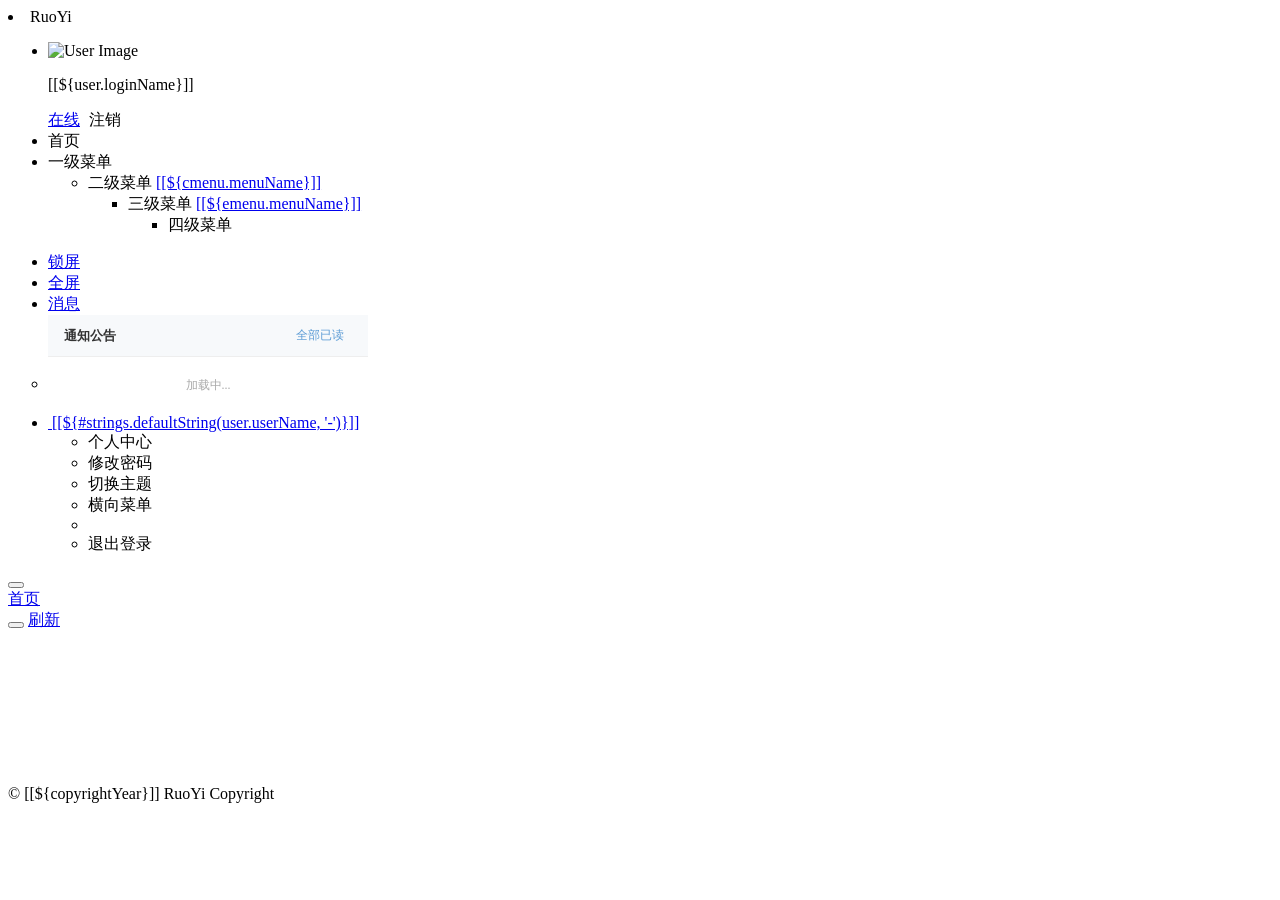
<file: ruoyi-admin/src/main/resources/templates/index.html>
<!DOCTYPE html>
<html  lang="zh" xmlns:th="http://www.thymeleaf.org">
<head>
    <meta charset="utf-8">
    <meta name="viewport" content="width=device-width, initial-scale=1.0">
    <meta name="renderer" content="webkit">
    <title>若依系统首页</title>
    <!-- 避免IE使用兼容模式 -->
 	<meta http-equiv="X-UA-Compatible" content="IE=edge">
    <link th:href="@{favicon.ico}" rel="shortcut icon"/>
    <link th:href="@{/css/bootstrap.min.css}" rel="stylesheet"/>
    <link th:href="@{/css/jquery.contextMenu.min.css}" rel="stylesheet"/>
    <link th:href="@{/css/font-awesome.min.css}" rel="stylesheet"/>
    <link th:href="@{/css/animate.min.css}" rel="stylesheet"/>
    <link th:href="@{/css/style.min.css}" rel="stylesheet"/>
    <link th:href="@{/css/skins.css}" rel="stylesheet"/>
    <link th:href="@{/ruoyi/css/ry-ui.css?v=4.8.3}" rel="stylesheet"/>
    <style type="text/css">#noticeItems li a{transition:background .15s;border-radius:2px}#noticeItems li a:hover{background:#f7f9fb;text-decoration:none}#noticeItems li a:active{background:#eef2f7}#noticeItems li a:focus{background:transparent;outline:0}#noticeList .mark-all-read{font-size:12px;color:#5b9bd5;text-decoration:none;padding:2px 8px;border-radius:3px;transition:background 0.15s}#noticeList .mark-all-read:hover{background:#eef5fc;color:#2b7cc1}#noticeList .mark-all-read:active{background:#eef5fc;color:#2b7cc1}#noticeList .mark-all-read:focus{outline:none;background:transparent}
</style>
</head>
<body class="fixed-sidebar full-height-layout gray-bg" th:classappend="${isMobile} ? 'canvas-menu'" style="overflow: hidden">
<div id="wrapper">

    <!--左侧导航开始-->
    <nav class="navbar-default navbar-static-side" role="navigation">
        <div class="nav-close">
            <i class="fa fa-times-circle"></i>
        </div>
        <a th:href="@{/index}">
            <li class="logo hidden-xs">
                <span class="logo-lg">RuoYi</span>
            </li>
         </a>
        <div class="sidebar-collapse">
            <ul class="nav" id="side-menu">
            	<li>
            		<div class="user-panel">
            			<a class="menuItem noactive" title="个人中心" th:href="@{/system/user/profile}">
            				<div class="hide" th:text="个人中心"></div>
					        <div class="pull-left image">
		                    	<img th:src="(${#strings.isEmpty(user.avatar)}) ? @{/img/profile.jpg} : @{${user.avatar}}" th:onerror="this.src='img/profile.jpg'" class="img-circle" alt="User Image">
					        </div>
				        </a>
				        <div class="pull-left info">
				          <p>[[${user.loginName}]]</p>
				          <a href="javascript:;"><i class="fa fa-circle text-success"></i> 在线</a>
				          <a th:href="@{logout}" style="padding-left:5px;"><i class="fa fa-sign-out text-danger"></i> 注销</a>
				        </div>
				    </div>
            	</li>
                <li>
                    <a class="menuItem" th:href="@{/system/main}"><i class="fa fa-home"></i> <span class="nav-label">首页</span> </a>
                </li>
                <li th:each="menu : ${menus}">
                	<a th:class="@{${!#strings.isEmpty(menu.url) && menu.url != '#'} ? ${menu.target}}" th:href="@{${#strings.isEmpty(menu.url)} ? |#| : ${menu.url}}" th:data-refresh="${menu.isRefresh == '0'}">
                		<i class="fa fa-bar-chart-o" th:class="${menu.icon}"></i>
                    	<span class="nav-label" th:text="${menu.menuName}">一级菜单</span>
                    	<span th:class="${#strings.isEmpty(menu.url) || menu.url == '#'} ? |fa arrow|"></span>
                	</a>
                    <ul class="nav nav-second-level collapse">
						<li th:each="cmenu : ${menu.children}">
							<a th:if="${#lists.isEmpty(cmenu.children)}" th:class="${#strings.isEmpty(cmenu.target)} ? |menuItem| : ${cmenu.target}" th:utext="${cmenu.menuName}" th:href="@{${cmenu.url}}" th:data-refresh="${cmenu.isRefresh == '0'}">二级菜单</a>
							<a th:if="${not #lists.isEmpty(cmenu.children)}" href="javascript:;">[[${cmenu.menuName}]]<span class="fa arrow"></span></a>
							<ul th:if="${not #lists.isEmpty(cmenu.children)}" class="nav nav-third-level">
								<li th:each="emenu : ${cmenu.children}">
								    <a th:if="${#lists.isEmpty(emenu.children)}" th:class="${#strings.isEmpty(emenu.target)} ? |menuItem| : ${emenu.target}" th:text="${emenu.menuName}" th:href="@{${emenu.url}}" th:data-refresh="${emenu.isRefresh == '0'}">三级菜单</a>
								    <a th:if="${not #lists.isEmpty(emenu.children)}" href="javascript:;">[[${emenu.menuName}]]<span class="fa arrow"></span></a>
								    <ul th:if="${not #lists.isEmpty(emenu.children)}" class="nav nav-four-level">
								      	<li th:each="fmenu : ${emenu.children}"><a th:if="${#lists.isEmpty(fmenu.children)}" th:class="${#strings.isEmpty(fmenu.target)} ? |menuItem| : ${fmenu.target}" th:text="${fmenu.menuName}" th:href="@{${fmenu.url}}" th:data-refresh="${fmenu.isRefresh == '0'}">四级菜单</a></li>
								    </ul>
								</li>
							</ul>
						</li>
					</ul>
                </li>
            </ul>
        </div>
    </nav>
    <!--左侧导航结束-->

    <!--右侧部分开始-->
    <div id="page-wrapper" class="gray-bg dashbard-1">
        <div class="row border-bottom">
            <nav class="navbar navbar-static-top" role="navigation" style="margin-bottom: 0">
                <div class="navbar-header">
                    <a class="navbar-minimalize minimalize-styl-2" style="color:#FFF;" href="javascript:;" title="收起菜单">
                    	<i class="fa fa-bars"></i>
                    </a>
                </div>
                <ul class="nav navbar-top-links navbar-right welcome-message">
                    <li><a data-toggle="tooltip" data-trigger="hover" data-placement="bottom" title="锁定屏幕" href="javascript:;" id="lockScreen"><i class="fa fa-lock"></i> 锁屏</a></li>
	                <li><a data-toggle="tooltip" data-trigger="hover" data-placement="bottom" title="全屏显示" href="javascript:;" id="fullScreen"><i class="fa fa-arrows-alt"></i> 全屏</a></li>
                    <li class="dropdown" id="noticeDropdown">
                        <a href="javascript:void(0)" class="dropdown-toggle" style="position:relative;" data-hover="dropdown">
                            <i class="fa fa-bell-o"></i> 消息
                            <span id="noticeBadge" style="display:none;position:absolute;top:8px;right:-4px;background:#e74c3c;color:#fff;border-radius:50%;width:16px;height:16px;font-size:10px;line-height:16px;text-align:center;font-style:normal;"></span>
                        </a>
                        <ul class="dropdown-menu" id="noticeList" style="width:320px;padding:0;left:auto;right:0;">
                            <li style="padding:10px 16px;background:#f7f9fb;border-bottom:1px solid #eee;display:flex;align-items:center;justify-content:space-between;">
                                <span style="font-size:13px;font-weight:600;color:#333;">通知公告</span>
                                <a href="javascript:void(0)" onclick="markAllRead()" class="mark-all-read">全部已读</a>
                            </li>
                            <li id="noticeItems"><div style="padding:20px;text-align:center;color:#aaa;font-size:12px;"><i class="fa fa-spinner fa-spin"></i> 加载中...</div></li>
                        </ul>
                    </li>
                    <li class="dropdown user-menu">
						<a href="javascript:void(0)" class="dropdown-toggle" data-hover="dropdown">
							<img th:src="(${#strings.isEmpty(user.avatar)}) ? @{/img/profile.jpg} : @{${user.avatar}}" th:onerror="this.src='img/profile.jpg'" class="user-image">
							<span class="hidden-xs">[[${#strings.defaultString(user.userName, '-')}]]</span>
						</a>
						<ul class="dropdown-menu">
							<li class="mt5">
								<a th:href="@{/system/user/profile}" class="menuItem noactive">
								<i class="fa fa-user"></i> 个人中心</a>
							</li>
							<li>
								<a onclick="resetPwd()">
								<i class="fa fa-key"></i> 修改密码</a>
							</li>
							<li>
								<a onclick="switchSkin()">
								<i class="fa fa-dashboard"></i> 切换主题</a>
							</li>
							<li>
								<a onclick="toggleMenu()">
								<i class="fa fa-toggle-off"></i> 横向菜单</a>
							</li>
							<li class="divider"></li>
							<li>
								<a th:href="@{logout}">
								<i class="fa fa-sign-out"></i> 退出登录</a>
							</li>
						</ul>
					</li>
                </ul>
            </nav>
        </div>
        <div class="row content-tabs" th:classappend="${#bools.isFalse(tagsView)} ? |hide|">
            <button class="roll-nav roll-left tabLeft">
                <i class="fa fa-backward"></i>
            </button>
            <nav class="page-tabs menuTabs">
                <div class="page-tabs-content">
                    <a href="javascript:;" class="menuTab" th:data-id="@{/system/main}">首页</a>
                </div>
            </nav>
            <button class="roll-nav roll-right tabRight">
                <i class="fa fa-forward"></i>
            </button>
            <a href="javascript:void(0);" class="roll-nav roll-right tabReload"><i class="fa fa-refresh"></i> 刷新</a>
        </div>

        <a id="ax_close_max" class="ax_close_max" href="javascript:;" title="关闭全屏"> <i class="fa fa-times-circle-o"></i> </a>

        <div class="row mainContent" id="content-main" th:classappend="${mainClass}">
            <iframe class="RuoYi_iframe" name="iframe0" width="100%" height="100%" th:data-id="@{/system/main}"
                frameborder="0" seamless></iframe>
        </div>

        <div th:if="${footer}" class="footer">
            <div class="pull-right">© [[${copyrightYear}]] RuoYi Copyright </div>
        </div>
    </div>
    <!--右侧部分结束-->
</div>
<!-- 全局js -->
<script th:src="@{/js/jquery.min.js}"></script>
<script th:src="@{/js/bootstrap.min.js}"></script>
<script th:src="@{/js/plugins/metisMenu/jquery.metisMenu.js}"></script>
<script th:src="@{/js/plugins/slimscroll/jquery.slimscroll.min.js}"></script>
<script th:src="@{/js/jquery.contextMenu.min.js}"></script>
<script th:src="@{/ajax/libs/blockUI/jquery.blockUI.js}"></script>
<script th:src="@{/ajax/libs/layer/layer.min.js}"></script>
<script th:src="@{/ruoyi/js/ry-ui.js?v=4.8.3}"></script>
<script th:src="@{/ruoyi/js/common.js?v=4.8.3}"></script>
<script th:src="@{/ruoyi/index.js?v=20201208}"></script>
<script th:src="@{/ajax/libs/fullscreen/jquery.fullscreen.js}"></script>
<script th:inline="javascript">
window.history.forward(1);
var ctx = [[@{/}]]; 
var lockscreen = [[${session.lockscreen}]]; 
if(lockscreen){window.top.location=ctx+"lockscreen";}
// 皮肤缓存
var skin = storage.get("skin");
// history（表示去掉地址的#）否则地址以"#"形式展示
var mode = "history";
// 历史访问路径缓存
var historyPath = storage.get("historyPath");
// 是否页签与菜单联动
var isLinkage = true;
// 是否页签切换滚动到顶部
var isScrollToTop = true;

// 本地主题优先，未设置取系统配置
if($.common.isNotEmpty(skin)){
	$("body").addClass(skin.split('|')[0]);
	$("body").addClass(skin.split('|')[1]);
} else {
	$("body").addClass([[${sideTheme}]]);
	$("body").addClass([[${skinName}]]);
}

/* 用户管理-重置密码 */
function resetPwd() {
    var url = ctx + 'system/user/profile/resetPwd';
    $.modal.open("重置密码", url, '770', '380');
}

/* 切换主题 */
function switchSkin() {
    layer.open({
		type : 2,
		shadeClose : true,
		title : "切换主题",
		area : ["530px", "386px"],
		content : [ctx + "system/switchSkin", 'no']
	})
}

/* 切换菜单 */
function toggleMenu() {
	$.modal.confirm("确认要切换成横向菜单吗？", function() {
		$.get(ctx + 'system/menuStyle/topnav', function(result) {
            window.location.reload();
	    });
	})
}

/** 刷新时访问路径页签 */
function applyPath(url) {
	$('a[href$="' + decodeURI(url) + '"]').click();
	if (!$('a[href$="' + url + '"]').hasClass("noactive")) {
	    $('a[href$="' + url + '"]').parent("li").addClass("selected").parents("li").addClass("active").end().parents("ul").addClass("in");
	}
}

// 默认激活页签（首页）
function tabActive() {
    var $mainTab = $('.menuTab[data-id="' + ctx + 'system/main"]');
    $mainTab.addClass('active');
    // 懒加载：首次激活首页时才设置 src 并显示
    var $mainIframe = $('.mainContent .RuoYi_iframe[data-id="' + ctx + 'system/main"]');
    if ($mainIframe.length) {
        openToCurrentTab($mainIframe[0]);
    }
}

$(function() {
	var lockPath = storage.get('lockPath');
	if($.common.equals("history", mode) && window.performance.navigation.type == 1) {
		var url = storage.get('publicPath');
	    if ($.common.isNotEmpty(url)) {
	    	applyPath(url);
	    } else {
	        tabActive();
	    }
	} else if($.common.isNotEmpty(lockPath)) {
	    applyPath(lockPath);
	    storage.remove('lockPath');
	} else {
		var hash = location.hash;
	    if ($.common.isNotEmpty(hash)) {
	        var url = hash.substring(1, hash.length);
	        applyPath(url);
	    } else {
	    	if($.common.equals("history", mode)) {
	    		storage.set('publicPath', "");
	    	}
	        tabActive();
	    }
	}
	
	/* 初始密码提示 */
	if([[${isDefaultModifyPwd}]]) {
		layer.confirm("您的密码还是初始密码，请修改密码！", {
			icon: 0,
			title: "安全提示",
			btn: ['确认'	, '取消'],
			offset: ['30%']
		}, function (index) {
			resetPwd();
			layer.close(index);
		});
	}
	
	/* 过期密码提示 */
	if(![[${isDefaultModifyPwd}]] && [[${isPasswordExpired}]]) {
		layer.confirm("您的密码已过期，请尽快修改密码！", {
			icon: 0,
			title: "安全提示",
			btn: ['确认'	, '取消'],
			offset: ['30%']
		}, function (index) {
			resetPwd();
			layer.close(index);
		});
	}
	$("[data-toggle='tooltip']").tooltip();
	/* 页面加载时拉取公告 */
	loadNoticeTop();
});

/* 加载顶部公告列表 */
function loadNoticeTop() {
	$.ajax({
		url: ctx + "system/notice/listTop",
		type: "get",
		dataType: "json",
		success: function(res) {
			if (res.code !== 0 || !res.data || res.data.length === 0) {
				$("#noticeItems").html('<div style="padding:24px;text-align:center;color:#bbb;font-size:12px;"><i class=\"fa fa-inbox\"></i><br>暂无公告</div>');
				return;
			}
			var list = res.data;
			var unread = (res.unreadCount !== undefined && res.unreadCount !== null) ? res.unreadCount : list.length;
			if (unread > 0) {
				$("#noticeBadge").text(unread).show();
			} else {
				$("#noticeBadge").hide();
			}
			var html = '';
			for (var i = 0; i < list.length; i++) {
				var n = list[i];
				var typeClass = n.noticeType === '1' ? 'warning' : 'success';
				var typeLabel = n.noticeType === '1' ? '通知' : '公告';
				var isRead = n.isRead === true || n.isRead === 'true' || n.read === true || n.read === 'true';
				var aColor     = isRead ? '#999' : '#333';
				var titleColor = isRead ? 'color:#999;' : '';
				var readAttr   = isRead ? ' data-read="1"' : '';
				var badgeHtml  = isRead
					? '<span style="flex-shrink:0;display:inline-block;padding:2px 6px;border-radius:3px;font-size:11px;font-weight:600;background:#e9ecef;color:#aaa;">' + typeLabel + '</span>'
					: '<span class="badge badge-' + typeClass + '" style="flex-shrink:0;">' + typeLabel + '</span>';
				html += '<li id="notice-item-' + n.noticeId + '"' + readAttr + ' style="border-bottom:1px solid #f5f5f5;">';
				html += '<a href="javascript:void(0)" onclick="previewNotice(' + n.noticeId + ')" style="display:flex;align-items:center;padding:10px 16px;gap:10px;text-decoration:none;color:' + aColor + ';">';
				html += badgeHtml;
				html += '<span style="flex:1;font-size:12px;overflow:hidden;white-space:nowrap;text-overflow:ellipsis;' + titleColor + '" title="' + (n.noticeTitle||'') + '">' + (n.noticeTitle||'') + '</span>';
				html += '<span style="font-size:11px;color:#bbb;flex-shrink:0;">' + (n.createTime ? n.createTime.substring(0,10) : '') + '</span>';
				html += '</a></li>';
			}
			$("#noticeItems").html(html);
		},
		error: function() {
			$("#noticeItems").html('<div style="padding:20px;text-align:center;color:#e74c3c;font-size:12px;">加载失败</div>');
		}
	});
}

/* 预览公告 */
function previewNotice(noticeId) {
	var url = ctx + "system/notice/view/" + noticeId;
	// 先立即更新样式并标记已读
	var $item = $("#notice-item-" + noticeId);
	$item.attr("data-read", "1");
	$item.find("a").css("color", "#999");
	$item.find("span").css("color", "#999");
	var $badge = $item.find(".badge");
	if ($badge.length) {
		$badge.replaceWith('<span style="flex-shrink:0;display:inline-block;padding:2px 6px;border-radius:3px;font-size:11px;font-weight:600;background:#e9ecef;color:#aaa;">' + $badge.text() + '</span>');
	}
	// 用 data-read 属性计数未读
	var unread = $("#noticeItems li:not([data-read])").length;
	if (unread > 0) {
		$("#noticeBadge").text(unread).show();
	} else {
		$("#noticeBadge").hide();
	}
	// 异步通知后端记录已读（fire and forget）
	$.post(ctx + "system/notice/markRead", { noticeId: noticeId });
	var _layerIdx;
	_layerIdx = top.layer.open({
		type: 2,
		offset: 'r',
		anim: 'slideLeft',
		move: false,
		title: false,
		closeBtn: 0,
		shade: [0.25, '#1a202c'],
		shadeClose: true,
		area: ['600px', '100%'],
		content: url,
		success: function(layero) {
			// 去掉 layer 默认 padding，让内容完全填满
			layero.css({ 'border-radius': '0', 'border': 'none' });
			layero.find('.layui-layer-content').css({ 'border-radius': '0' });
			// 悬浮关闭按钮，紧贴面板左边缘外侧
			var $btn = $('<button id="noticeCloseBtn" style="position:fixed;top:20px;right:608px;width:34px;height:34px;border-radius:50%;background:#fff;border:1px solid #e2e8f0;box-shadow:0 2px 10px rgba(0,0,0,0.12);cursor:pointer;font-size:13px;color:#718096;line-height:1;z-index:19891017;transition:all 0.18s;"><i class="fa fa-times"></i></button>');
			$btn.hover(
				function(){ $(this).css({'background':'#f7fafc','color':'#2d3748','border-color':'#cbd5e0'}); },
				function(){ $(this).css({'background':'#fff','color':'#718096','border-color':'#e2e8f0'}); }
			);
			$btn.on('click', function(){ top.layer.close(_layerIdx); });
			$('body', top.document).append($btn);
		},
		end: function() {
			$('body', top.document).find('#noticeCloseBtn').remove();
		}
	});
}

function markAllRead() {
	var ids = [];
	$("#noticeItems li").each(function() {
		var id = $(this).attr("id").replace("notice-item-", "");
		if (id) ids.push(id);
		$(this).attr("data-read", "1");
		$(this).find("a").css("color", "#999");
		$(this).find("span").css("color", "#999");
		var $b = $(this).find(".badge");
		$b.replaceWith('<span style="flex-shrink:0;display:inline-block;padding:2px 6px;border-radius:3px;font-size:11px;font-weight:600;background:#e9ecef;color:#aaa;">' + $b.text() + '</span>');
	});
	$("#noticeBadge").hide();
	if (ids.length > 0) {
		$.post(ctx + "system/notice/markReadAll", { ids: ids.join(",") });
	}
}
</script>
</body>
</html>
</file>
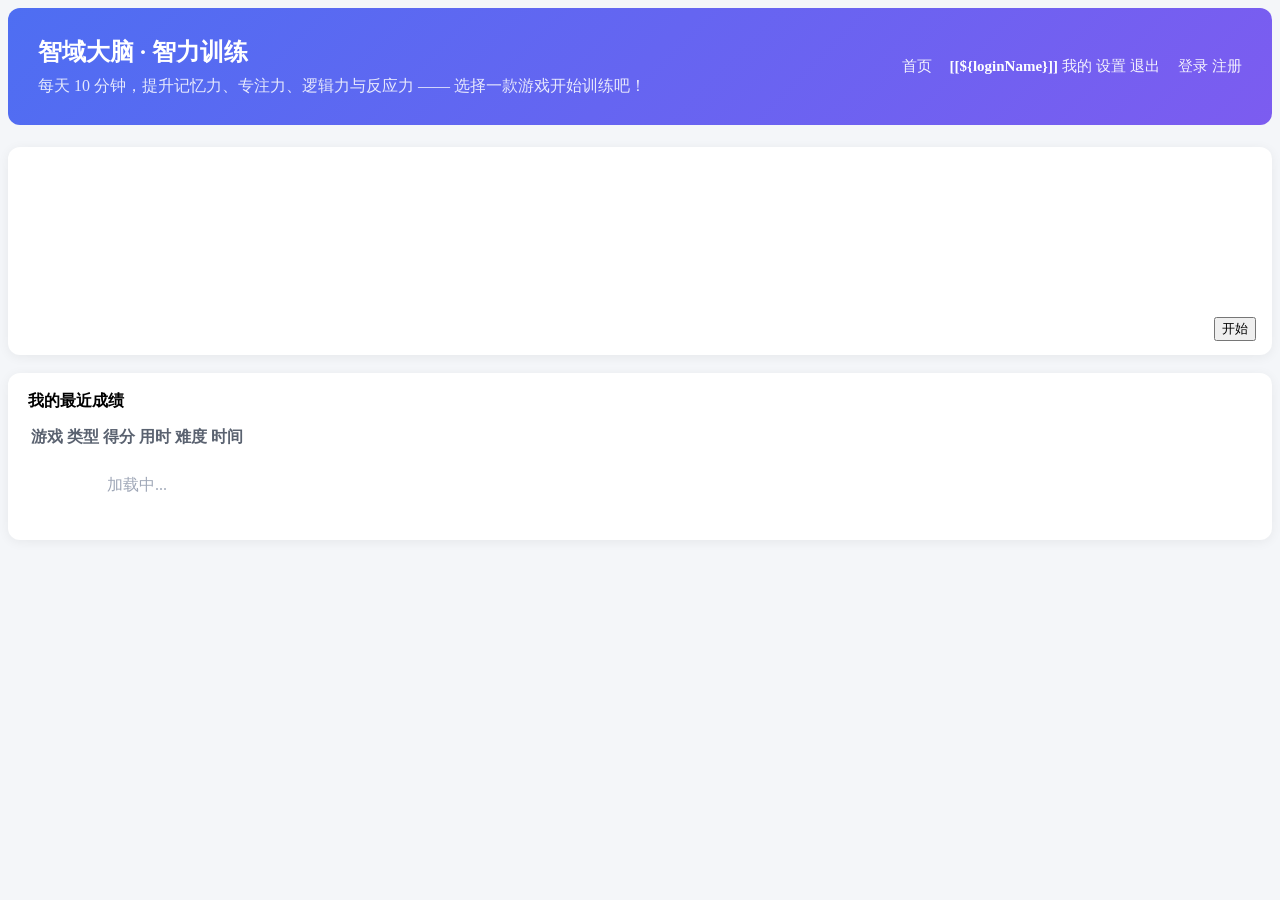
<file: peng-brain/src/main/resources/templates/brain/index.html>
<!DOCTYPE html>
<html lang="zh" xmlns:th="http://www.thymeleaf.org">
<head>
	<th:block th:include="include :: header('智域大脑 · 游戏大厅')" />
	<style>
		body { background: #f4f6f9; }
		.brain-banner { background: linear-gradient(135deg, #4e6ef2 0%, #7c5cf0 100%); color: #fff; border-radius: 12px; padding: 28px 30px; margin-bottom: 22px; display: flex; align-items: center; justify-content: space-between; flex-wrap: wrap; gap: 12px; }
		.brain-banner h2 { margin: 0 0 8px; font-weight: 600; }
		.brain-banner p { margin: 0; opacity: .85; }
		.brain-banner .banner-nav { display: flex; align-items: center; flex-wrap: wrap; gap: 4px 18px; }
		.brain-banner .banner-nav a { color: #fff; text-decoration: none; font-size: 15px; opacity: .92; }
		.brain-banner .banner-nav a:hover { opacity: 1; text-decoration: underline; }
		.brain-banner .banner-nav a.user-name { font-weight: 600; opacity: 1; }
		.game-card { background: #fff; border-radius: 12px; box-shadow: 0 2px 12px rgba(0,0,0,.06); transition: all .25s; cursor: pointer; display: block; color: #333; margin-bottom: 18px; overflow: hidden; }
		.game-card:hover { transform: translateY(-4px); box-shadow: 0 8px 24px rgba(78,110,242,.18); color: #333; text-decoration: none; }
		.game-card .g-icon { height: 110px; display: flex; align-items: center; justify-content: center; font-size: 52px; color: #fff; }
		.game-card .g-body { padding: 14px 16px 16px; }
		.game-card .g-name { font-size: 17px; font-weight: 600; margin: 0 0 4px; }
		.game-card .g-desc { color: #8a93a6; font-size: 13px; margin: 0 0 10px; min-height: 36px; }
		.tag { display: inline-block; padding: 2px 10px; border-radius: 20px; font-size: 12px; color: #fff; margin-right: 6px; }
		.tag-focus { background: #f8a13b; } .tag-memory { background: #4e6ef2; } .tag-logic { background: #22b573; } .tag-reaction { background: #ef5a7a; }
		.btn-play { float: right; margin-top: -4px; }
		.history-box { background: #fff; border-radius: 12px; box-shadow: 0 2px 12px rgba(0,0,0,.06); padding: 18px 20px; }
		.history-box h4 { margin: 0 0 12px; font-weight: 600; }
		.history-box table { margin: 0; }
		.history-box th { font-weight: 600; color: #5a6270; }
		.empty-tip { color: #a0a8b8; text-align: center; padding: 24px 0; }
		.avatar-badge { display: inline-block; width: 26px; height: 26px; border-radius: 50%; background: #7c5cf0; color: #fff; text-align: center; line-height: 26px; font-size: 12px; margin-right: 6px; }
	</style>
</head>
<body class="gray-bg">
	<div class="wrapper wrapper-content animated fadeInRight">
		<div class="container-fluid">
					<!-- 顶部横幅 -->
				<div class="brain-banner">
					<div>
					 <h2><i class="fa fa-bolt"></i> 智域大脑 · 智力训练</h2>
					 <p>每天 10 分钟，提升记忆力、专注力、逻辑力与反应力 —— 选择一款游戏开始训练吧！</p>
					</div>
					<div class="banner-nav">
					 <a th:href="@{/index}"><i class="fa fa-home"></i> 首页</a>
					 <th:block th:if="${isLogin}">
					  <a class="user-name" th:href="@{/system/user/profile}"><i class="fa fa-user-o"></i> [[${loginName}]]</a>
					  <a th:href="@{/system/user/profile}"><i class="fa fa-user-circle-o"></i> 我的</a>
					  <a th:href="@{/system/user/profile#setting}"><i class="fa fa-cog"></i> 设置</a>
					  <a th:href="@{/logout}"><i class="fa fa-sign-out"></i> 退出</a>
					 </th:block>
					 <th:block th:unless="${isLogin}">
					  <a th:href="@{/login}"><i class="fa fa-sign-in"></i> 登录</a>
					  <a th:href="@{/register}"><i class="fa fa-user-plus"></i> 注册</a>
					 </th:block>
					</div>
				</div>

			<!-- 游戏卡片 -->
			<div class="row" id="game-list">
				<div class="col-sm-6 col-md-4" th:each="g : ${games}">
					<a class="game-card" th:href="@{${g.url}}" th:attr="data-url=${g.url}">
						<div class="g-icon" th:style="'background:' + ${g.color}">
							<i class="fa" th:classappend="${g.icon}"></i>
						</div>
						<div class="g-body">
							<p class="g-name" th:text="${g.name}"></p>
							<p class="g-desc" th:text="${g.desc}"></p>
							<span class="tag" th:classappend="${g.tagClass}" th:text="${g.tag}"></span>
							<button class="btn btn-primary btn-sm btn-play"><i class="fa fa-play"></i> 开始</button>
						</div>
					</a>
				</div>
			</div>

			<!-- 最近成绩 -->
			<div class="history-box">
				<h4><i class="fa fa-history"></i> 我的最近成绩</h4>
				<table class="table table-hover">
					<thead>
						<tr>
							<th>游戏</th>
							<th>类型</th>
							<th>得分</th>
							<th>用时</th>
							<th>难度</th>
							<th>时间</th>
						</tr>
					</thead>
					<tbody id="history-body">
						<tr><td colspan="6" class="empty-tip">加载中...</td></tr>
					</tbody>
				</table>
			</div>
		</div>
	</div>

	<th:block th:include="include :: footer" />
	<script>
		var GAME_NAMES = {
			'schulte': '舒尔特方格', 'memory': '数字记忆', 'match': '翻牌配对',
			'pattern': '图形规律', 'reaction': '色彩反应', 'sudoku': '数独变体'
		};
		$(function () {
			$.get(ctx + 'brain/test/history', function (res) {
				var $tbody = $('#history-body');
				if (res.code !== 0 || !res.data || !res.data.length) {
					$tbody.html('<tr><td colspan="6" class="empty-tip">还没有成绩，快去玩一局吧！</td></tr>');
					return;
				}
				var html = '';
				$.each(res.data, function (i, r) {
					var name = GAME_NAMES[r.gameType] || r.testType || r.gameType;
					var time = r.testTime ? new Date(r.testTime.replace(/-/g, '/')).toLocaleString() : '';
					html += '<tr>' +
						'<td>' + name + '</td>' +
						'<td>' + (r.testType || '-') + '</td>' +
						'<td><b>' + (r.score == null ? '-' : r.score) + '</b></td>' +
						'<td>' + (r.duration != null ? r.duration + ' 秒' : '-') + '</td>' +
						'<td>' + (r.level || 1) + '</td>' +
						'<td>' + time + '</td>' +
						'</tr>';
				});
				$tbody.html(html);
			});
		});
	</script>
</body>
</html>
</file>
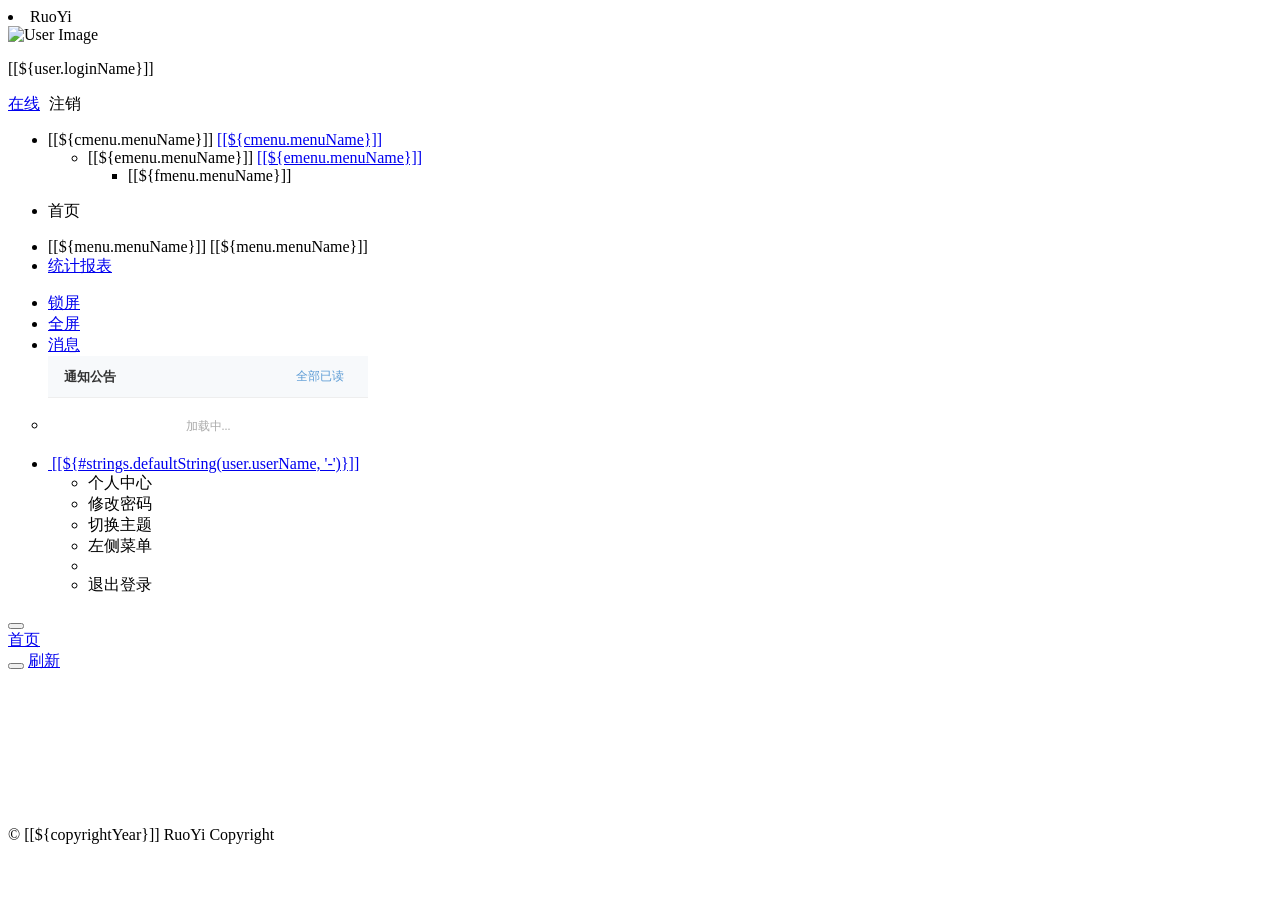
<file: ruoyi-admin/src/main/resources/templates/index-topnav.html>
<!DOCTYPE html>
<html  lang="zh" xmlns:th="http://www.thymeleaf.org">
<head>
    <meta charset="utf-8">
    <meta name="viewport" content="width=device-width, initial-scale=1.0">
    <meta name="renderer" content="webkit">
    <title>若依系统首页</title>
    <!-- 避免IE使用兼容模式 -->
 	<meta http-equiv="X-UA-Compatible" content="IE=edge">
    <link th:href="@{favicon.ico}" rel="shortcut icon"/>
    <link th:href="@{/css/bootstrap.min.css}" rel="stylesheet"/>
    <link th:href="@{/css/jquery.contextMenu.min.css}" rel="stylesheet"/>
    <link th:href="@{/css/font-awesome.min.css}" rel="stylesheet"/>
    <link th:href="@{/css/animate.min.css}" rel="stylesheet"/>
    <link th:href="@{/css/style.min.css}" rel="stylesheet"/>
    <link th:href="@{/css/skins.css?v=20200902}" rel="stylesheet"/>
    <link th:href="@{/ruoyi/css/ry-ui.css?v=4.8.3}" rel="stylesheet"/>
    <style type="text/css">.fixed-sidebar .nav:not(.navbar-toolbar)>li.active{border-left:0px!important;}#noticeItems li a{transition:background .15s;border-radius:2px}#noticeItems li a:hover{background:#f7f9fb;text-decoration:none}#noticeItems li a:active{background:#eef2f7}#noticeItems li a:focus{background:transparent;outline:0}#noticeList .mark-all-read{font-size:12px;color:#5b9bd5;text-decoration:none;padding:2px 8px;border-radius:3px;transition:background 0.15s}#noticeList .mark-all-read:hover{background:#eef5fc;color:#2b7cc1}#noticeList .mark-all-read:active{background:#eef5fc;color:#2b7cc1}#noticeList .mark-all-read:focus{outline:none;background:transparent}
</style>
<body class="fixed-sidebar full-height-layout gray-bg" th:classappend="${isMobile} ? 'canvas-menu'" style="overflow: hidden">
<div id="wrapper">

    <!--左侧导航开始-->
    <nav class="navbar-default navbar-static-side" role="navigation">
        <div class="nav-close">
            <i class="fa fa-times-circle"></i>
        </div>
        <a th:href="@{/setup}">
            <li class="logo hidden-xs">
                <span class="logo-lg">RuoYi</span>
            </li>
         </a>
        <div class="sidebar-collapse tab-content" id="side-menu">
			<div class="user-panel">
				<a class="menuItem noactive" title="个人中心" th:href="@{/system/user/profile}">
					<div class="hide" th:text="个人中心"></div>
					<div class="pull-left image">
						<img th:src="(${#strings.isEmpty(user.avatar)}) ? @{/img/profile.jpg} : @{${user.avatar}}" th:onerror="this.src='img/profile.jpg'" class="img-circle" alt="User Image">
					</div>
				</a>
				<div class="pull-left info">
				  <p>[[${user.loginName}]]</p>
				  <a href="javascript:;"><i class="fa fa-circle text-success"></i> 在线</a>
				  <a th:href="@{logout}" style="padding-left:5px;"><i class="fa fa-sign-out text-danger"></i> 注销</a>
				</div>
			</div>
			
            <!-- 左侧菜单 -->
			<th:block th:each="menu : ${menus}">
			<div class="tab-pane fade height-full" th:id="|menu_${menu.menuId}|">
			  <ul class="nav">
                <li th:each="cmenu : ${menu.children}">
			      <a class="menu-content" th:if="${#lists.isEmpty(cmenu.children)}" th:href="@{${cmenu.url}}" th:classappend="${#strings.isEmpty(cmenu.target)} ? |menuItem| : ${cmenu.target}" th:data-refresh="${cmenu.isRefresh == '0'}">
			        <i th:class="${cmenu.icon} + ' fa-fw'"></i> <span class="nav-label">[[${cmenu.menuName}]]</span>
			      </a>
			      <a class="menu-content" th:if="${not #lists.isEmpty(cmenu.children)}" href="javascript:;">
			        <i th:class="${cmenu.icon} + ' fa-fw'"></i>
			        <span class="nav-label">[[${cmenu.menuName}]]</span>
			        <span class="fa arrow"></span>
                  </a>
				  <ul th:if="${not #lists.isEmpty(cmenu.children)}" class="nav nav-second-level collapse">
				    <li th:each="emenu : ${cmenu.children}">
				      <a th:if="${#lists.isEmpty(emenu.children)}" th:href="@{${emenu.url}}" th:class="${#strings.isEmpty(emenu.target)} ? |menuItem| : ${emenu.target}" th:data-refresh="${emenu.isRefresh == '0'}">
				        <i th:class="${emenu.icon} + ' fa-fw'"></i> 
				        [[${emenu.menuName}]]
				      </a>
				      <a th:if="${not #lists.isEmpty(emenu.children)}" href="javascript:;">
				        <i th:class="${emenu.icon} + ' fa-fw'"></i> 
				        [[${emenu.menuName}]]
				        <span class="fa arrow"></span>
				      </a>
				      <ul th:if="${not #lists.isEmpty(emenu.children)}" class="nav nav-third-level collapse">
				        <li th:each="fmenu : ${emenu.children}"><a th:if="${#lists.isEmpty(fmenu.children)}" th:class="${#strings.isEmpty(fmenu.target)} ? |menuItem| : ${fmenu.target}" th:href="@{${fmenu.url}}" th:data-refresh="${fmenu.isRefresh == '0'}">[[${fmenu.menuName}]]</a></li>
				      </ul>
				    </li>
				  </ul>
                </li>
			  </ul>
			</div>
			</th:block>
			
			<!-- 首页菜单 -->
			<div class="tab-pane fade height-full" id="index">
			  <ul class="nav">
			    <li>
			      <a class="menuItem" th:href="@{/system/main}">
			      <i class="fa fa-home"></i> <span class="nav-label">首页</span></a>
			    </li>
			     </ul>
			   </div>
			         </div>
			     </nav>
    <!--左侧导航结束-->

    <!--右侧部分开始-->
    <div id="page-wrapper" class="gray-bg dashbard-1">
        <div class="row border-bottom">
            <nav class="navbar navbar-static-top" role="navigation" style="margin-bottom: 0">
                <div class="navbar-header">
                    <a class="navbar-minimalize minimalize-styl-2" style="color:#FFF;" href="javascript:;" title="收起菜单">
                    	<i class="fa fa-bars"></i>
                    </a>
                </div>
                <!-- 顶部栏 -->
                <div id="navMenu">
                  <ul class="nav navbar-toolbar nav-tabs navbar-left hidden-xs">
                    
                    <!-- 顶部菜单列表 -->
	                <th:block th:each="menu : ${menus}">
               	    <li role="presentation" th:id="|tab_${menu.menuId}|">
               	        <a th:if="${#lists.isEmpty(menu.children)}" data-toggle="tab" th:class="@{${!#strings.isEmpty(menu.target) && menu.target == 'menuBlank'} ? 'menuBlank' : 'menuItem noactive'}" th:href="@{${menu.url}}">
                            <i th:class="${menu.icon}"></i> <span>[[${menu.menuName}]]</span>
                        </a>	
                        <a th:if="${not #lists.isEmpty(menu.children)}" data-toggle="tab" th:class="@{${!#strings.isEmpty(menu.target) && menu.target == 'menuBlank'} ? 'menuBlank'}" th:href="@{${!#strings.isEmpty(menu.target) && menu.target == 'menuBlank'} ? @{${menu.url}} : |#menu_${menu.menuId}|}">
                            <i th:class="${menu.icon}"></i> <span>[[${menu.menuName}]]</span>
                        </a>
                    </li>
	                </th:block>
	                
	                <li role="presentation" id="tab_index">
	                     <a data-toggle="tab" href="#index">
	                       <i class="fa fa-area-chart"></i> <span>统计报表</span>
	                     </a>
	                   </li>
	    </ul>
	  </div>
                <!-- 右侧栏 -->
                <ul class="nav navbar-top-links navbar-right welcome-message">
                    <li><a data-toggle="tooltip" data-trigger="hover" data-placement="bottom" title="锁定屏幕" href="javascript:;" id="lockScreen"><i class="fa fa-lock"></i> 锁屏</a></li>
	                <li><a data-toggle="tooltip" data-trigger="hover" data-placement="bottom" title="全屏显示" href="javascript:;" id="fullScreen"><i class="fa fa-arrows-alt"></i> 全屏</a></li>
                    <li class="dropdown" id="noticeDropdown">
                        <a href="javascript:void(0)" class="dropdown-toggle" style="position:relative;" data-hover="dropdown">
                            <i class="fa fa-bell-o"></i> 消息
                            <span id="noticeBadge" style="display:none;position:absolute;top:8px;right:-4px;background:#e74c3c;color:#fff;border-radius:50%;width:16px;height:16px;font-size:10px;line-height:16px;text-align:center;font-style:normal;"></span>
                        </a>
                        <ul class="dropdown-menu" id="noticeList" style="width:320px;padding:0;left:auto;right:0;">
                            <li style="padding:10px 16px;background:#f7f9fb;border-bottom:1px solid #eee;display:flex;align-items:center;justify-content:space-between;">
                                <span style="font-size:13px;font-weight:600;color:#333;">通知公告</span>
                                <a href="javascript:void(0)" onclick="markAllRead()" class="mark-all-read">全部已读</a>
                            </li>
                            <li id="noticeItems"><div style="padding:20px;text-align:center;color:#aaa;font-size:12px;"><i class="fa fa-spinner fa-spin"></i> 加载中...</div></li>
                        </ul>
                    </li>
                    <li class="dropdown user-menu">
						<a href="javascript:void(0)" class="dropdown-toggle" data-hover="dropdown">
							<img th:src="(${#strings.isEmpty(user.avatar)}) ? @{/img/profile.jpg} : @{${user.avatar}}" th:onerror="this.src='img/profile.jpg'" class="user-image">
							<span class="hidden-xs">[[${#strings.defaultString(user.userName, '-')}]]</span>
						</a>
						<ul class="dropdown-menu">
							<li class="mt5">
								<a th:href="@{/system/user/profile}" class="menuItem noactive">
								<i class="fa fa-user"></i> 个人中心</a>
							</li>
							<li>
								<a onclick="resetPwd()">
								<i class="fa fa-key"></i> 修改密码</a>
							</li>
							<li>
								<a onclick="switchSkin()">
								<i class="fa fa-dashboard"></i> 切换主题</a>
							</li>
							<li>
								<a onclick="toggleMenu()">
								<i class="fa fa-toggle-off"></i> 左侧菜单</a>
							</li>
							<li class="divider"></li>
							<li>
								<a th:href="@{logout}">
								<i class="fa fa-sign-out"></i> 退出登录</a>
							</li>
						</ul>
					</li>
                </ul>
            </nav>
        </div>
        <div class="row content-tabs" th:classappend="${#bools.isFalse(tagsView)} ? |hide|">
            <button class="roll-nav roll-left tabLeft">
                <i class="fa fa-backward"></i>
            </button>
            <nav class="page-tabs menuTabs">
                <div class="page-tabs-content">
                    <a href="javascript:;" class="menuTab" th:data-id="@{/system/main}">首页</a>
                </div>
            </nav>
            <button class="roll-nav roll-right tabRight">
                <i class="fa fa-forward"></i>
            </button>
            <a href="javascript:void(0);" class="roll-nav roll-right tabReload"><i class="fa fa-refresh"></i> 刷新</a>
        </div>

        <a id="ax_close_max" class="ax_close_max" href="javascript:;" title="关闭全屏"> <i class="fa fa-times-circle-o"></i> </a>

        <div class="row mainContent" id="content-main" th:classappend="${mainClass}">
            <iframe class="RuoYi_iframe" name="iframe0" width="100%" height="100%" th:data-id="@{/system/main}"
                frameborder="0" seamless></iframe>
        </div>
        
        <div th:if="${footer}" class="footer">
            <div class="pull-right">© [[${copyrightYear}]] RuoYi Copyright </div>
        </div>
    </div>
    <!--右侧部分结束-->
</div>
<!-- 全局js -->
<script th:src="@{/js/jquery.min.js}"></script>
<script th:src="@{/js/bootstrap.min.js}"></script>
<script th:src="@{/js/plugins/metisMenu/jquery.metisMenu.js}"></script>
<script th:src="@{/js/plugins/slimscroll/jquery.slimscroll.min.js}"></script>
<script th:src="@{/js/jquery.contextMenu.min.js}"></script>
<script th:src="@{/ajax/libs/blockUI/jquery.blockUI.js}"></script>
<script th:src="@{/ajax/libs/layer/layer.min.js}"></script>
<script th:src="@{/ruoyi/js/ry-ui.js?v=4.8.3}"></script>
<script th:src="@{/ruoyi/js/common.js?v=4.8.3}"></script>
<script th:src="@{/ruoyi/index.js?v=20201208}"></script>
<script th:src="@{/ajax/libs/fullscreen/jquery.fullscreen.js}"></script>
<script th:src="@{/js/resize-tabs.js}"></script>
<script th:inline="javascript">
window.history.forward(1);
var ctx = [[@{/}]]; 
var lockscreen = [[${session.lockscreen}]]; 
if(lockscreen){window.top.location=ctx+"lockscreen";}
// 皮肤缓存
var skin = storage.get("skin");
// history（表示去掉地址的#）否则地址以"#"形式展示
var mode = "history";
// 历史访问路径缓存
var historyPath = storage.get("historyPath");
// 是否页签与菜单联动
var isLinkage = true;
// 是否页签切换滚动到顶部
var isScrollToTop = true;

// 本地主题优先，未设置取系统配置
if($.common.isNotEmpty(skin)){
	$("body").addClass(skin.split('|')[0]);
	$("body").addClass(skin.split('|')[1]);
} else {
	$("body").addClass([[${sideTheme}]]);
	$("body").addClass([[${skinName}]]);
}

/* 用户管理-重置密码 */
function resetPwd() {
    var url = ctx + 'system/user/profile/resetPwd';
    $.modal.open("重置密码", url, '770', '380');
}
/* 切换主题 */
function switchSkin() {
    layer.open({
		type : 2,
		shadeClose : true,
		title : "切换主题",
		area : ["530px", "386px"],
		content : [ctx + "system/switchSkin", 'no']
	})
}

/* 切换菜单 */
function toggleMenu() {
	$.modal.confirm("确认要切换成左侧菜单吗？", function() {
		$.get(ctx + 'system/menuStyle/default', function(result) {
            window.location.reload();
	    });
	})
}

/** 刷新时访问路径页签 */
function applyPath(url) {
	var $dataObj = $('a[href$="' + decodeURI(url) + '"]');
	$dataObj.click();
	if (!$dataObj.hasClass("noactive")) {
	    $dataObj.parent("li").addClass("selected").parents("li").addClass("active").end().parents("ul").addClass("in");
	}
	// 顶部菜单同步处理
    var tabStr = $dataObj.parents(".tab-pane").attr("id");
    if ($.common.isNotEmpty(tabStr)) {
        var sepIndex = tabStr.lastIndexOf('_');
        var menuId = tabStr.substring(sepIndex + 1, tabStr.length);
        $("#tab_" + menuId + " a").click();
    }
}

//默认激活页签（首页）
function tabActive() {
    var $mainTab = $('.menuTab[data-id="' + ctx + 'system/main"]');
    $mainTab.addClass('active');
    // 懒加载：首次激活首页时才设置 src 并显示
    var $mainIframe = $('.mainContent .RuoYi_iframe[data-id="' + ctx + 'system/main"]');
    if ($mainIframe.length) {
        openToCurrentTab($mainIframe[0]);
    }
}

$(function() {
	var lockPath = storage.get('lockPath');
	if($.common.equals("history", mode) && window.performance.navigation.type == 1) {
		var url = storage.get('publicPath');
	    if ($.common.isNotEmpty(url)) {
	    	applyPath(url);
	    } else {
	        tabActive();
	    	$(".navbar-toolbar li a").eq(0).click();
	    }
	} else if($.common.isNotEmpty(lockPath)) {
	    applyPath(lockPath);
	    storage.remove('lockPath');
	} else {
		var hash = location.hash;
	    if ($.common.isNotEmpty(hash)) {
	        var url = hash.substring(1, hash.length);
	        applyPath(url);
	    } else {
	    	if($.common.equals("history", mode)) {
	    		storage.set('publicPath', "");
	    	}
	        tabActive();
	    	$(".navbar-toolbar li a").eq(0).click();
	    }
	}
	
	/* 初始密码提示 */
	if([[${isDefaultModifyPwd}]]) {
		layer.confirm("您的密码还是初始密码，请修改密码！", {
			icon: 0,
			title: "安全提示",
			btn: ['确认'	, '取消'],
			offset: ['30%']
		}, function (index) {
			resetPwd();
			layer.close(index);
		});
	}
	
	/* 过期密码提示 */
	if(![[${isDefaultModifyPwd}]] && [[${isPasswordExpired}]]) {
		layer.confirm("您的密码已过期，请尽快修改密码！", {
			icon: 0,
			title: "安全提示",
			btn: ['确认'	, '取消'],
			offset: ['30%']
		}, function (index) {
			resetPwd();
			layer.close(index);
		});
	}
	
	$("[data-toggle='tooltip']").tooltip();
	/* 页面加载时拉取公告 */
	loadNoticeTop();
});

/* 加载顶部公告列表 */
function loadNoticeTop() {
	$.ajax({
		url: ctx + "system/notice/listTop",
		type: "get",
		dataType: "json",
		success: function(res) {
			if (res.code !== 0 || !res.data || res.data.length === 0) {
				$("#noticeItems").html('<div style="padding:24px;text-align:center;color:#bbb;font-size:12px;"><i class=\"fa fa-inbox\"></i><br>暂无公告</div>');
				return;
			}
			var list = res.data;
			var unread = (res.unreadCount !== undefined && res.unreadCount !== null) ? res.unreadCount : list.length;
			if (unread > 0) {
				$("#noticeBadge").text(unread).show();
			} else {
				$("#noticeBadge").hide();
			}
			var html = '';
			for (var i = 0; i < list.length; i++) {
				var n = list[i];
				var typeClass = n.noticeType === '1' ? 'warning' : 'success';
				var typeLabel = n.noticeType === '1' ? '通知' : '公告';
				var isRead = n.isRead === true || n.isRead === 'true' || n.read === true || n.read === 'true';
				var aColor     = isRead ? '#999' : '#333';
				var titleColor = isRead ? 'color:#999;' : '';
				var readAttr   = isRead ? ' data-read="1"' : '';
				var badgeHtml  = isRead
					? '<span style="flex-shrink:0;display:inline-block;padding:2px 6px;border-radius:3px;font-size:11px;font-weight:600;background:#e9ecef;color:#aaa;">' + typeLabel + '</span>'
					: '<span class="badge badge-' + typeClass + '" style="flex-shrink:0;">' + typeLabel + '</span>';
				html += '<li id="notice-item-' + n.noticeId + '"' + readAttr + ' style="border-bottom:1px solid #f5f5f5;">';
				html += '<a href="javascript:void(0)" onclick="previewNotice(' + n.noticeId + ')" style="display:flex;align-items:center;padding:10px 16px;gap:10px;text-decoration:none;color:' + aColor + ';">';
				html += badgeHtml;
				html += '<span style="flex:1;font-size:12px;overflow:hidden;white-space:nowrap;text-overflow:ellipsis;' + titleColor + '" title="' + (n.noticeTitle||'') + '">' + (n.noticeTitle||'') + '</span>';
				html += '<span style="font-size:11px;color:#bbb;flex-shrink:0;">' + (n.createTime ? n.createTime.substring(0,10) : '') + '</span>';
				html += '</a></li>';
			}
			$("#noticeItems").html(html);
		},
		error: function() {
			$("#noticeItems").html('<div style="padding:20px;text-align:center;color:#e74c3c;font-size:12px;">加载失败</div>');
		}
	});
}

/* 预览公告 */
function previewNotice(noticeId) {
	var url = ctx + "system/notice/view/" + noticeId;
	// 先立即更新样式并标记已读
	var $item = $("#notice-item-" + noticeId);
	$item.attr("data-read", "1");
	$item.find("a").css("color", "#999");
	$item.find("span").css("color", "#999");
	var $badge = $item.find(".badge");
	if ($badge.length) {
		$badge.replaceWith('<span style="flex-shrink:0;display:inline-block;padding:2px 6px;border-radius:3px;font-size:11px;font-weight:600;background:#e9ecef;color:#aaa;">' + $badge.text() + '</span>');
	}
	// 用 data-read 属性计数未读
	var unread = $("#noticeItems li:not([data-read])").length;
	if (unread > 0) {
		$("#noticeBadge").text(unread).show();
	} else {
		$("#noticeBadge").hide();
	}
	// 异步通知后端记录已读（fire and forget）
	$.post(ctx + "system/notice/markRead", { noticeId: noticeId });
	var _layerIdx;
	_layerIdx = top.layer.open({
		type: 2,
		offset: 'r',
		anim: 'slideLeft',
		move: false,
		title: false,
		closeBtn: 0,
		shade: [0.25, '#1a202c'],
		shadeClose: true,
		area: ['600px', '100%'],
		content: url,
		success: function(layero) {
			// 去掉 layer 默认 padding，让内容完全填满
			layero.css({ 'border-radius': '0', 'border': 'none' });
			layero.find('.layui-layer-content').css({ 'border-radius': '0' });
			// 悬浮关闭按钮，紧贴面板左边缘外侧
			var $btn = $('<button id="noticeCloseBtn" style="position:fixed;top:20px;right:608px;width:34px;height:34px;border-radius:50%;background:#fff;border:1px solid #e2e8f0;box-shadow:0 2px 10px rgba(0,0,0,0.12);cursor:pointer;font-size:13px;color:#718096;line-height:1;z-index:19891017;transition:all 0.18s;"><i class="fa fa-times"></i></button>');
			$btn.hover(
				function(){ $(this).css({'background':'#f7fafc','color':'#2d3748','border-color':'#cbd5e0'}); },
				function(){ $(this).css({'background':'#fff','color':'#718096','border-color':'#e2e8f0'}); }
			);
			$btn.on('click', function(){ top.layer.close(_layerIdx); });
			$('body', top.document).append($btn);
		},
		end: function() {
			$('body', top.document).find('#noticeCloseBtn').remove();
		}
	});
}

function markAllRead() {
	var ids = [];
	$("#noticeItems li").each(function() {
		var id = $(this).attr("id").replace("notice-item-", "");
		if (id) ids.push(id);
		$(this).attr("data-read", "1");
		$(this).find("a").css("color", "#999");
		$(this).find("span").css("color", "#999");
		var $b = $(this).find(".badge");
		$b.replaceWith('<span style="flex-shrink:0;display:inline-block;padding:2px 6px;border-radius:3px;font-size:11px;font-weight:600;background:#e9ecef;color:#aaa;">' + $b.text() + '</span>');
	});
	$("#noticeBadge").hide();
	if (ids.length > 0) {
		$.post(ctx + "system/notice/markReadAll", { ids: ids.join(",") });
	}
}
</script>
</body>
</html>
</file>
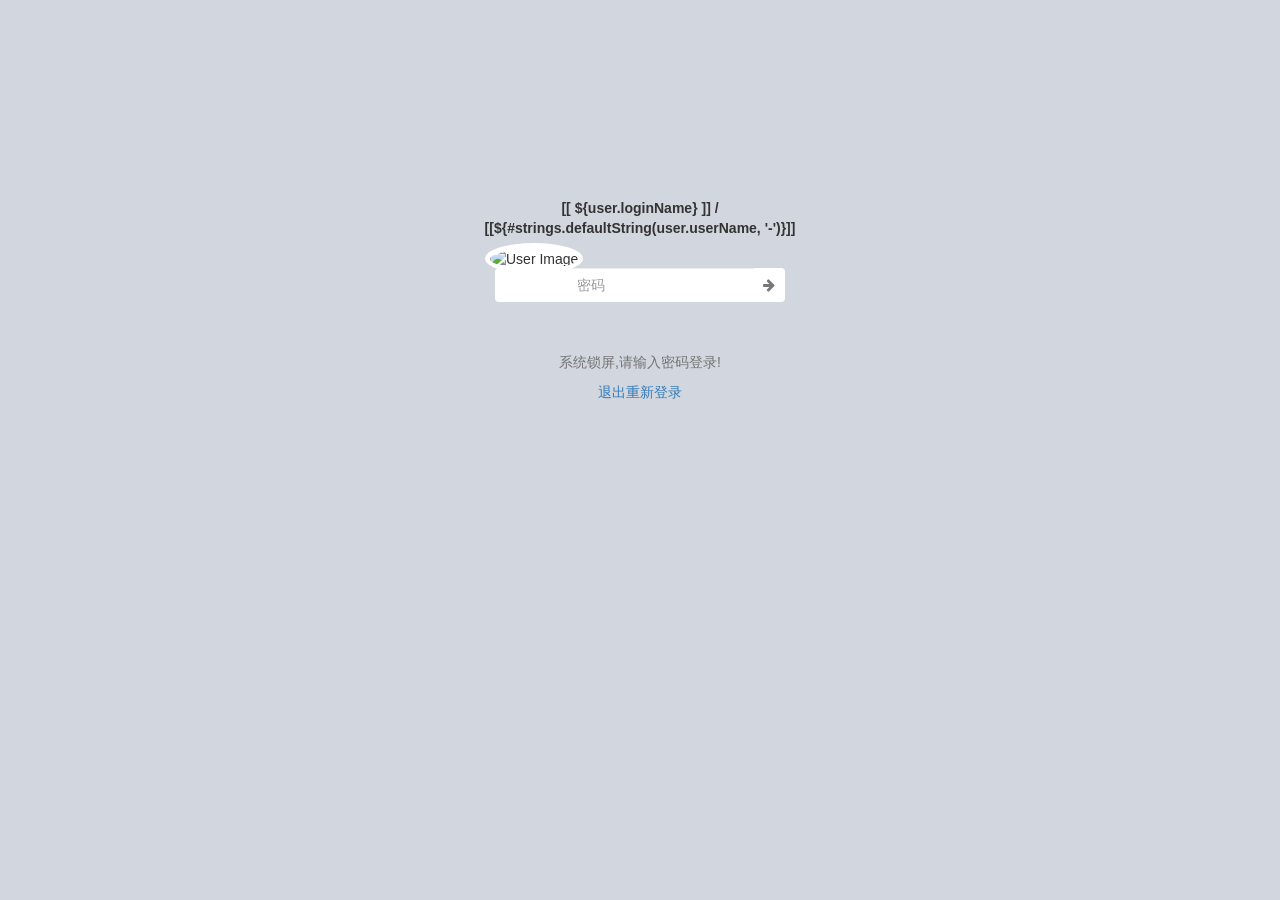
<file: ruoyi-admin/src/main/resources/templates/lock.html>
<!DOCTYPE html>
<html lang="zh" xmlns:th="http://www.thymeleaf.org">
<head>
    <meta charset="utf-8">
    <meta name="viewport" content="width=device-width, initial-scale=1.0">
    <meta th:content="${session.csrf_token}" name="csrf-token"/>
    <!--360浏览器优先以webkit内核解析-->
    <title>锁定屏幕</title>
    <link th:href="@{favicon.ico}" rel="shortcut icon"/>
    <link href="../static/css/bootstrap.min.css" th:href="@{/css/bootstrap.min.css}" rel="stylesheet"/>
    <link href="../static/css/font-awesome.min.css" th:href="@{/css/font-awesome.min.css}" rel="stylesheet"/>
	<style>.lockscreen{background:#d2d6de;height:auto;}.lockscreen .lockscreen-name{text-align:center;font-weight:600;margin-top:50px;margin-bottom:30px;}.lockscreen-wrapper{max-width:400px;margin:10% auto;z-index:800;position:relative;}.lockscreen .lockscreen-name{text-align:center;font-weight:600;margin-top:50px;margin-bottom:30px;}.lockscreen-item{border-radius:4px;padding:0;background:#fff;position:relative;margin:10px auto 30px auto;width:290px}.lockscreen-image{border-radius:50%;position:absolute;left:-10px;top:-25px;background:#fff;padding:5px;z-index:10}.lockscreen-image>img{border-radius:50%;width:70px;height:70px}.lockscreen-credentials{margin-left:70px}.lockscreen-credentials .form-control{border:0}.lockscreen-credentials .btn{background-color:#fff;border:0;padding:0 10px}.lockscreen-footer{margin-top:150px}.lockscreen-time{width:100%;color:#fff;font-size:60px;display:inline-block;text-align:center;font-family:'Open Sans',sans-serif;font-weight:300;}</style>
</head>
<body class="lockscreen">
<div class="lockscreen-wrapper">
    <div class="lockscreen-time"></div>
    <div class="lockscreen-name">[[ ${user.loginName} ]] / [[${#strings.defaultString(user.userName, '-')}]]</div>

    <div class="lockscreen-item">
        <div class="lockscreen-image">
            <img th:src="(${#strings.isEmpty(user.avatar)}) ? @{/img/profile.jpg} : @{${user.avatar}}" th:onerror="this.src='img/profile.jpg'" class="img-circle" alt="User Image">
        </div>
        <form class="lockscreen-credentials" method="post" action="#" onsubmit="return false;">
            <div class="input-group">
                <input type="password" name="password" autocomplete="off" class="form-control" placeholder="密码">
                <div class="input-group-btn">
                    <button type="button" class="btn" onclick="unlock()"><i class="fa fa-arrow-right text-muted"></i></button>
                </div>
            </div>
        </form>
    </div>
    
    <div class="help-block text-center" style="margin-top: 50px;">系统锁屏,请输入密码登录!</div>
    <div class="text-center">
        <a th:href="@{logout}">退出重新登录</a>
    </div>
</div>
<script src="../static/js/jquery.min.js" th:src="@{/js/jquery.min.js}"></script>
<script src="../static/js/bootstrap.min.js" th:src="@{/js/bootstrap.min.js}"></script>
<script src="../static/js/three.min.js" th:src="@{/js/three.min.js}"></script>
<script src="../static/ajax/libs/layer/layer.min.js" th:src="@{/ajax/libs/layer/layer.min.js}"></script>
<script src="../static/ruoyi/js/ry-ui.js" th:src="@{/ruoyi/js/ry-ui.js?v=4.8.3}"></script>
</body>
<script th:inline="javascript">
    var ctx = [[@{/}]];
    Date.prototype.format = function(fmt) {
	  var o = {
	    "M+" : this.getMonth()+1,                 //月份
	    "d+" : this.getDate(),                    //日
	    "h+" : this.getHours(),                   //小时
	    "m+" : this.getMinutes(),                 //分
	    "s+" : this.getSeconds(),                 //秒
	    "q+" : Math.floor((this.getMonth()+3)/3), //季度
	    "S"  : this.getMilliseconds()             //毫秒
	  };

	  if (/(y+)/.test(fmt)) {
          fmt = fmt.replace(RegExp.$1, (this.getFullYear() + "").substr(4 - RegExp.$1.length));
	  }

	  for (var k in o) {
		  if (new RegExp("(" + k + ")").test(fmt)) {
		      fmt = fmt.replace(RegExp.$1, (RegExp.$1.length == 1) ? (o[k]) : (("00" + o[k]).substr(("" + o[k]).length)));
		  }
      }
	  return fmt;
	}
    
    $(function() {
        $('.lockscreen-time').text((new Date()).format('hh:mm:ss'));
        setInterval(function() {
            $('.lockscreen-time').text((new Date()).format('hh:mm:ss'));
        }, 500);
        init();
        animate();
    });

    $(document).keydown(function(event) {
   	    if (event.keyCode == 13) {
   	    	unlock();
   	    }
   	});
     
    function unlock() {
        var username = $("input[name='username']").val();
        var password = $("input[name='password']").val();
        if ($.common.isEmpty(password)) {
        	$.modal.msg("请输入密码");
            return;
        }
        
        var index = "";
        var config = {
            url: ctx + "unlockscreen",
            type: "post",
            dataType: "json",
            data: { password: password },
            beforeSend: function(xhr) {
            	var csrftoken = $('meta[name=csrf-token]').attr('content');
                xhr.setRequestHeader("X-CSRF-Token", csrftoken);
            	index = layer.load(2, {shade: false});
            },
            success: function(result) {
                if (result.code == web_status.SUCCESS) {
                    location.href = ctx + 'setup';
                } else {
                    $.modal.msg(result.msg);
                    $("input[name='password']").val("");
                }
                layer.close(index);
            }
        };
        $.ajax(config);
    };

    var container;
    var camera, scene, projector, renderer;
    var PI2 = Math.PI * 2;

    var programFill = function(context) {
        context.beginPath();
        context.arc(0, 0, 1, 0, PI2, true);
        context.closePath();
        context.fill();
    };

    var programStroke = function(context) {
        context.lineWidth = 0.05;
        context.beginPath();
        context.arc(0, 0, 1, 0, PI2, true);
        context.closePath();
        context.stroke();
    };

    var mouse = { x: 0, y: 0 }, INTERSECTED;
    function init() {
    	container = document.createElement('div');
    	container.id = 'bgc';
    	container.style.position = 'absolute';
    	container.style.zIndex = '0';
    	container.style.top = '0px';
    	$(".lockscreen-wrapper").before(container);

        camera = new THREE.PerspectiveCamera(70, window.innerWidth / window.innerHeight, 1, 10000);
        camera.position.set(0, 300, 500);
        scene = new THREE.Scene();

        for (var i = 0; i < 100; i++) {
            var particle = new THREE.Particle(new THREE.ParticleCanvasMaterial({ color: Math.random() * 0x808080 + 0x808080, program: programStroke }));
            particle.position.x = Math.random() * 800 - 400;
            particle.position.y = Math.random() * 800 - 400;
            particle.position.z = Math.random() * 800 - 400;
            particle.scale.x = particle.scale.y = Math.random() * 10 + 10;
            scene.add(particle);
        }
        projector = new THREE.Projector();
        renderer = new THREE.CanvasRenderer();
        renderer.setSize(window.innerWidth, window.innerHeight - 10);
        container.appendChild(renderer.domElement);
        document.addEventListener('mousemove', onDocumentMouseMove, false);
        window.addEventListener('resize', onWindowResize, false);
    };

    function onWindowResize() {
        camera.aspect = window.innerWidth / window.innerHeight;
        camera.updateProjectionMatrix();
        renderer.setSize(window.innerWidth, window.innerHeight - 10);
    };

    function onDocumentMouseMove(event) {
        event.preventDefault();
        mouse.x = (event.clientX / window.innerWidth) * 2 - 1;
        mouse.y = -(event.clientY / window.innerHeight) * 2 + 1;
    };

    function animate() {
        requestAnimationFrame(animate);
        render();
    };

    var radius = 600;
    var theta = 0;

    function render() {
    	theta += 0.2;
    	camera.position.x = radius * Math.sin(theta * Math.PI / 360);
    	camera.position.y = radius * Math.sin(theta * Math.PI / 360);
    	camera.position.z = radius * Math.cos(theta * Math.PI / 360);
    	camera.lookAt(scene.position);
    	camera.updateMatrixWorld();

    	var vector = new THREE.Vector3(mouse.x, mouse.y, 0.5);
    	projector.unprojectVector(vector, camera);

    	var ray = new THREE.Ray(camera.position, vector.subSelf(camera.position).normalize());
    	var intersects = ray.intersectObjects(scene.children);

        if (intersects.length > 0) {
            if (INTERSECTED != intersects[0].object) {
                if (INTERSECTED) INTERSECTED.material.program = programStroke;
                INTERSECTED = intersects[0].object;
                INTERSECTED.material.program = programFill;
            }
        } else {
            if (INTERSECTED) INTERSECTED.material.program = programStroke;
            INTERSECTED = null;
        }
        renderer.render(scene, camera);
    }
</script>
</html>
</file>
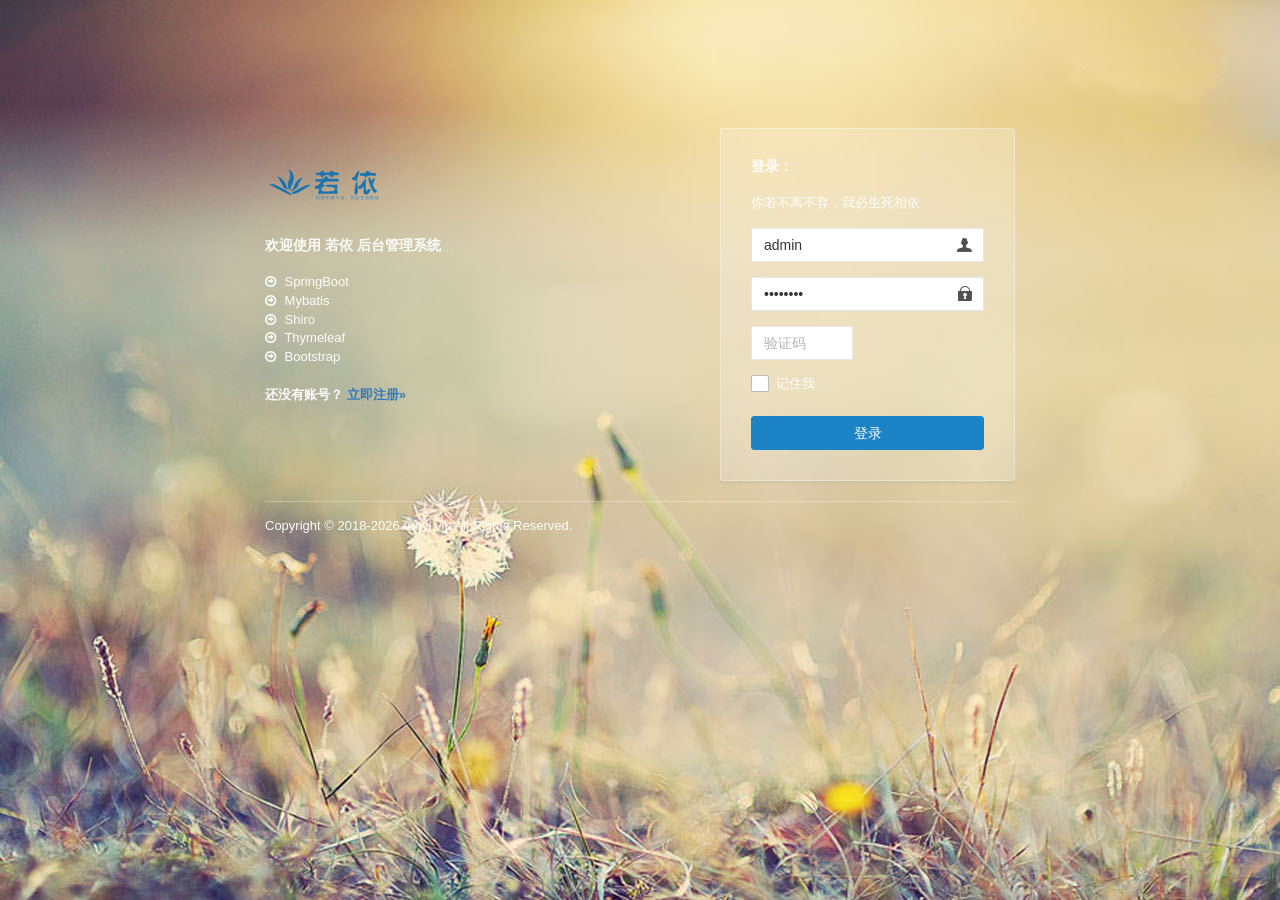
<file: ruoyi-admin/src/main/resources/templates/login.html>
<!DOCTYPE html>
<html lang="zh" xmlns:th="http://www.thymeleaf.org">
<head>
    <meta charset="utf-8">
    <meta name="viewport" content="width=device-width, initial-scale=1.0, maximum-scale=1.0">
    <title>登录若依系统</title>
    <meta name="description" content="若依后台管理框架">
    <link href="../static/css/bootstrap.min.css" th:href="@{/css/bootstrap.min.css}" rel="stylesheet"/>
    <link href="../static/css/font-awesome.min.css" th:href="@{/css/font-awesome.min.css}" rel="stylesheet"/>
    <link href="../static/css/style.min.css" th:href="@{/css/style.min.css}" rel="stylesheet"/>
    <link href="../static/css/login.min.css" th:href="@{/css/login.min.css}" rel="stylesheet"/>
    <link href="../static/ruoyi/css/ry-ui.css" th:href="@{/ruoyi/css/ry-ui.css?v=4.8.3}" rel="stylesheet"/>
    <!-- 360浏览器急速模式 -->
    <meta name="renderer" content="webkit">
    <!-- 避免IE使用兼容模式 -->
    <meta http-equiv="X-UA-Compatible" content="IE=edge">
    <link rel="shortcut icon" href="../static/favicon.ico" th:href="@{favicon.ico}"/>
    <style type="text/css">label.error { position:inherit;  }</style>
    <script>
        if(window.top!==window.self){alert('未登录或登录超时。请重新登录');window.top.location=window.location};
    </script>
</head>
<body class="signin">
    <div class="signinpanel">
        <div class="row">
            <div class="col-sm-7">
                <div class="signin-info">
                    <div class="logopanel m-b">
                        <h1><img alt="[ 若依 ]" src="../static/ruoyi.png" th:src="@{/ruoyi.png}"></h1>
                    </div>
                    <div class="m-b"></div>
                    <h4>欢迎使用 <strong>若依 后台管理系统</strong></h4>
                    <ul class="m-b">
                        <li><i class="fa fa-arrow-circle-o-right m-r-xs"></i> SpringBoot</li>
                        <li><i class="fa fa-arrow-circle-o-right m-r-xs"></i> Mybatis</li>
                        <li><i class="fa fa-arrow-circle-o-right m-r-xs"></i> Shiro</li>
                        <li><i class="fa fa-arrow-circle-o-right m-r-xs"></i> Thymeleaf</li>
                        <li><i class="fa fa-arrow-circle-o-right m-r-xs"></i> Bootstrap</li>
                    </ul>
                    <strong th:if="${isAllowRegister}">还没有账号？ <a th:href="@{/register}">立即注册&raquo;</a></strong>
                </div>
            </div>
            <div class="col-sm-5">
                <form id="signupForm" autocomplete="off">
                    <h4 class="no-margins">登录：</h4>
                    <p class="m-t-md">你若不离不弃，我必生死相依</p>
                    <input type="text"     name="username" class="form-control uname"     placeholder="用户名" value="admin"    />
                    <input type="password" name="password" class="form-control pword"     placeholder="密码"   value="admin123" />
					<div class="row m-t" th:if="${captchaEnabled==true}">
						<div class="col-xs-6">
						    <input type="text" name="validateCode" class="form-control code" placeholder="验证码" maxlength="5" />
						</div>
						<div class="col-xs-6">
							<a href="javascript:void(0);" title="点击更换验证码">
								<img th:src="@{/captcha/captchaImage(type=${captchaType})}" class="imgcode" width="85%"/>
							</a>
						</div>
					</div>
                    <div class="checkbox-custom" th:if="${isRemembered}" th:classappend="${captchaEnabled==false} ? 'm-t'">
				        <input type="checkbox" id="rememberme" name="rememberme"> <label for="rememberme">记住我</label>
				    </div>
                    <button class="btn btn-success btn-block" id="btnSubmit" data-loading="正在验证登录，请稍候...">登录</button>
                </form>
            </div>
        </div>
        <div class="signup-footer">
            <div class="pull-left">
                Copyright © 2018-2026 ruoyi.vip All Rights Reserved. <br>
            </div>
        </div>
    </div>
<script th:inline="javascript"> var ctx = [[@{/}]]; var captchaType = [[${captchaType}]]; var captchaEnabled = [[${captchaEnabled}]];</script>
<!--[if lte IE 8]><script>window.location.href=ctx+'html/ie.html';</script><![endif]-->
<!-- 全局js -->
<script src="../static/js/jquery.min.js" th:src="@{/js/jquery.min.js}"></script>
<script src="../static/ajax/libs/validate/jquery.validate.min.js" th:src="@{/ajax/libs/validate/jquery.validate.min.js}"></script>
<script src="../static/ajax/libs/layer/layer.min.js" th:src="@{/ajax/libs/layer/layer.min.js}"></script>
<script src="../static/ajax/libs/blockUI/jquery.blockUI.js" th:src="@{/ajax/libs/blockUI/jquery.blockUI.js}"></script>
<script src="../static/ruoyi/js/ry-ui.js" th:src="@{/ruoyi/js/ry-ui.js?v=4.8.3}"></script>
<script src="../static/ruoyi/login.js" th:src="@{/ruoyi/login.js}"></script>
</body>
</html>
</file>
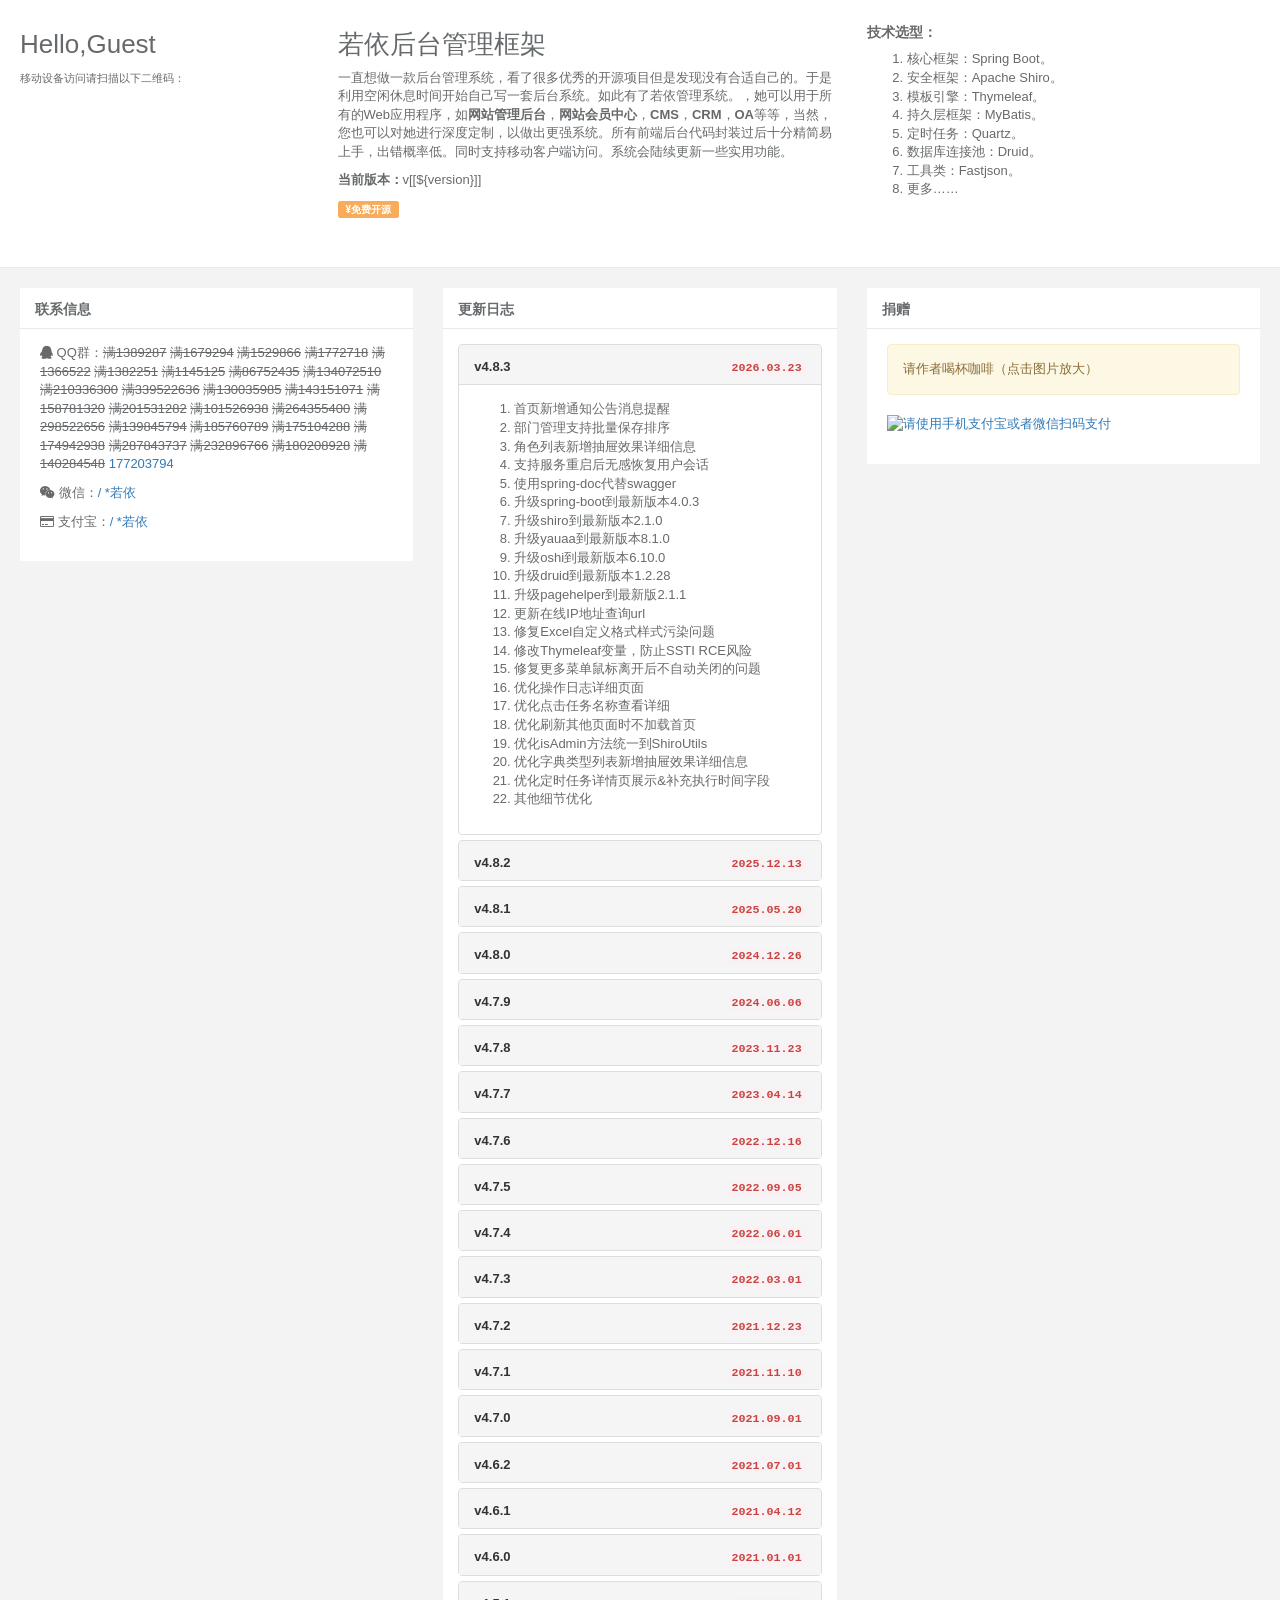
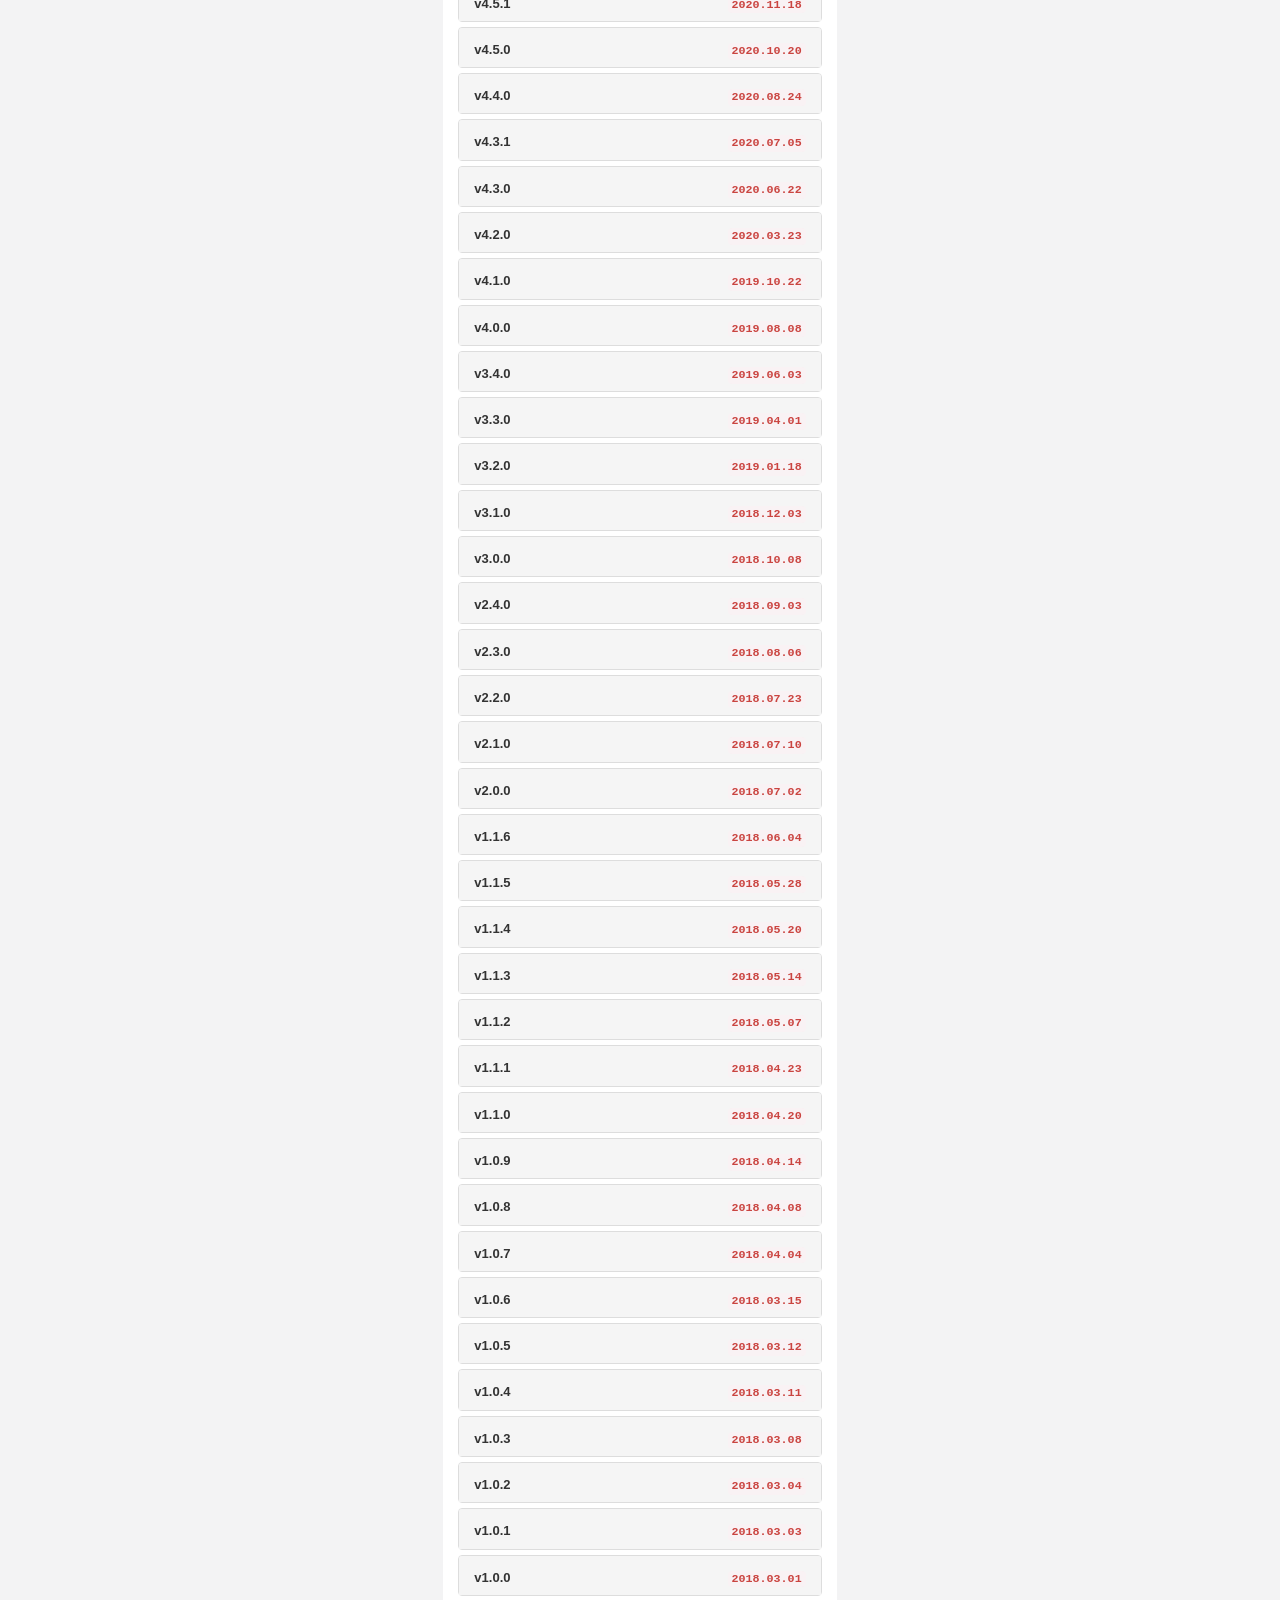
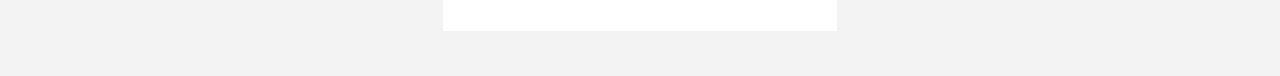
<file: ruoyi-admin/src/main/resources/templates/main.html>
<!DOCTYPE html>
<html  lang="zh" xmlns:th="http://www.thymeleaf.org">
<head>
    <meta charset="utf-8">
    <meta name="viewport" content="width=device-width, initial-scale=1.0">
    <!--360浏览器优先以webkit内核解析-->
    <title>若依介绍</title>
    <link rel="shortcut icon" href="favicon.ico">
    <link href="../static/css/bootstrap.min.css" th:href="@{/css/bootstrap.min.css}" rel="stylesheet"/>
    <link href="../static/css/font-awesome.min.css" th:href="@{/css/font-awesome.min.css}" rel="stylesheet"/>
    <link href="../static/css/style.min.css" th:href="@{/css/style.min.css}" rel="stylesheet"/>
</head>

<body class="gray-bg">
    <div class="row border-bottom white-bg dashboard-header">
        <div class="col-sm-3">
            <h2>Hello,Guest</h2>
            <small>移动设备访问请扫描以下二维码：</small>
            <br>
            <br>
            <img th:src="@{/img/qr_code.png}" width="100%" style="max-width:264px;">
            <br>
        </div>
        <div class="col-sm-5">
            <h2>若依后台管理框架</h2>
            <p>一直想做一款后台管理系统，看了很多优秀的开源项目但是发现没有合适自己的。于是利用空闲休息时间开始自己写一套后台系统。如此有了若依管理系统。，她可以用于所有的Web应用程序，如<b>网站管理后台</b>，<b>网站会员中心</b>，<b>CMS</b>，<b>CRM</b>，<b>OA</b>等等，当然，您也可以对她进行深度定制，以做出更强系统。所有前端后台代码封装过后十分精简易上手，出错概率低。同时支持移动客户端访问。系统会陆续更新一些实用功能。</p>
            <p>
                <b>当前版本：</b><span>v[[${version}]]</span>
            </p>
            <p>
                <span class="label label-warning">&yen;免费开源</span>
            </p>
            <br>
        </div>
        <div class="col-sm-4">
            <h4>技术选型：</h4>
            <ol>
                <li>核心框架：Spring Boot。</li>
                <li>安全框架：Apache Shiro。</li>
                <li>模板引擎：Thymeleaf。</li>
                <li>持久层框架：MyBatis。</li>
                <li>定时任务：Quartz。</li>
                <li>数据库连接池：Druid。</li>
                <li>工具类：Fastjson。</li>
                <li>更多……</li>
            </ol>
        </div>

    </div>
    <div class="wrapper wrapper-content">
        <div class="row">
            <div class="col-sm-4">

                <div class="ibox float-e-margins">
                    <div class="ibox-title">
                        <h5>联系信息</h5>

                    </div>
                    <div class="ibox-content">
                        <p><i class="fa fa-qq"></i> QQ群：<s>满1389287</s> <s>满1679294</s> <s>满1529866</s> <s>满1772718</s> <s>满1366522</s> <s>满1382251</s> <s>满1145125</s> <s>满86752435</s> <s>满134072510</s> <s>满210336300</s> <s>满339522636</s> <s>满130035985</s> <s>满143151071</s> <s>满158781320</s> <s>满201531282</s> <s>满101526938</s> <s>满264355400</s> <s>满298522656</s> <s>满139845794</s>  <s>满185760789</s> <s>满175104288</s> <s>满174942938</s> <s>满287843737</s> <s>满232896766</s> <s>满180208928</s> <s>满140284548</s> <a href="http://qm.qq.com/cgi-bin/qm/qr?_wv=1027&k=z9z9jkkkinfAElKZk2FXqlN4XIXlXsMi&authKey=Sm9XMTV%2FFyANBrv9rVpMfMNcX4v1lVah3795O9VclQwU4DNzQcT5BLXTmTBouIkM&noverify=0&group_code=177203794" target="_blank">177203794</a>
                        </p>
                        <p><i class="fa fa-weixin"></i> 微信：<a href="javascript:;">/ *若依</a>
                        </p>
                        <p><i class="fa fa-credit-card"></i> 支付宝：<a href="javascript:;" class="支付宝信息">/ *若依</a>
                        </p>
                    </div>
                </div>
            </div>
            <div class="col-sm-4">
                <div class="ibox float-e-margins">
                    <div class="ibox-title">
                        <h5>更新日志</h5>
                    </div>
                    <div class="ibox-content no-padding">
                        <div class="panel-body">
                            <div class="panel-group" id="version">
                            <div class="panel panel-default">
								<div class="panel-heading">
								   <h5 class="panel-title">
									   <a data-toggle="collapse" data-parent="#version" href="#v483">v4.8.3</a><code class="pull-right">2026.03.23</code>
								   </h5>
								</div>
								<div id="v483" class="panel-collapse collapse in">
									<div class="panel-body">
									   <ol>
									        <li>首页新增通知公告消息提醒</li>
									        <li>部门管理支持批量保存排序</li>
									        <li>角色列表新增抽屉效果详细信息</li>
									        <li>支持服务重启后无感恢复用户会话</li>
									        <li>使用spring-doc代替swagger</li>
									        <li>升级spring-boot到最新版本4.0.3</li>
									        <li>升级shiro到最新版本2.1.0</li>
									        <li>升级yauaa到最新版本8.1.0</li>
									        <li>升级oshi到最新版本6.10.0</li>
									        <li>升级druid到最新版本1.2.28</li>
									        <li>升级pagehelper到最新版2.1.1</li>
									        <li>更新在线IP地址查询url</li>
									        <li>修复Excel自定义格式样式污染问题</li>
									        <li>修改Thymeleaf变量，防止SSTI RCE风险</li>
									        <li>修复更多菜单鼠标离开后不自动关闭的问题</li>
									        <li>优化操作日志详细页面</li>
									        <li>优化点击任务名称查看详细</li>
									        <li>优化刷新其他页面时不加载首页</li>
									        <li>优化isAdmin方法统一到ShiroUtils</li>
									        <li>优化字典类型列表新增抽屉效果详细信息</li>
									        <li>优化定时任务详情页展示&补充执行时间字段</li>
									        <li>其他细节优化</li>
										</ol>
									</div>
								</div>
							</div>
                            <div class="panel panel-default">
								<div class="panel-heading">
								   <h5 class="panel-title">
									   <a data-toggle="collapse" data-parent="#version" href="#v482">v4.8.2</a><code class="pull-right">2025.12.13</code>
								   </h5>
								</div>
								<div id="v482" class="panel-collapse collapse">
									<div class="panel-body">
									   <ol>
									        <li>使用yauaa代替bitwalker</li>
									        <li>用户归属部门新增清除按钮</li>
									        <li>用户头像更换后移除旧头像文件</li>
									        <li>支持Excel导出对象的多个子列表</li>
									        <li>升级bootstrap版本到3.4.1</li>
									        <li>升级oshi到最新版本6.9.1</li>
									        <li>升级druid到最新版本1.2.27</li>
									        <li>升级tomcat到最新版本9.0.112</li>
									        <li>升级commons.io到最新版本2.21.0</li>
									        <li>修复用户归属部门无法修改为空问题</li>
									        <li>修复菜单栏收起后下级菜单无法滚动问题</li>
									        <li>修复异步树表查询条件无法带入分页问题</li>
									        <li>修复comboReadDict属性下多个sheet出现的报错</li>
									        <li>优化密码策略提示优先顺序</li>
									        <li>优化日志记录参数拼装提升效率</li>
									        <li>优化导入文件检查标题行不能为空</li>
									        <li>优化定时任务包名白名单匹配方式</li>
									        <li>优化Excel统计行数值的单元格样式显示</li>
									        <li>优化数据权限控制逻辑，放开permission限制</li>
									        <li>其他细节优化</li>
										</ol>
									</div>
								</div>
							</div>
                            <div class="panel panel-default">
								<div class="panel-heading">
								   <h5 class="panel-title">
									   <a data-toggle="collapse" data-parent="#version" href="#v481">v4.8.1</a><code class="pull-right">2025.05.20</code>
								   </h5>
								</div>
								<div id="v481" class="panel-collapse collapse">
									<div class="panel-body">
									   <ol>
									        <li>新增CSRF防护功能</li>
									        <li>Excel导入导出支持多图片</li>
									        <li>菜单管理支持批量保存排序</li>
									        <li>用户分配角色页禁用不允许分配</li>
									        <li>优化Tab页签跟随主题样式效果</li>
									        <li>优化浅色主题下菜单右边框同步主题色</li>
									        <li>优化空指针异常时日志无法记录错误信息问题</li>
									        <li>新增表格参数（自定义radio/checkbox的name值）</li>
									        <li>升级oshi到最新版本6.8.1</li>
									        <li>升级tomcat到最新版本9.0.105</li>
									        <li>升级commons.io到最新版本2.19.0</li>
									        <li>升级bootstrap-table到最新版本1.24.1</li>
									        <li>升级bootstrap-fileinput到最新版本5.5.4</li>
									        <li>用户更新方法移除login_name更新字段</li>
									        <li>修复定时任务参数值带括号时异常问题</li>
									        <li>进入新增页面前方法校验数据权限</li>
									        <li>进入授权角色&重置密码页校验数据权限</li>
									        <li>优化Excel匹配数值型.0结尾</li>
									        <li>优化HttpUtils加入请求类型传参</li>
									        <li>优化管理员登录不设置权限permissions属性</li>
									        <li>优化successCallback方法对于非特定表格类型无响应问题</li>
									        <li>优化导出Excel日期格式双击离开后与设定的格式不一致问题</li>
									        <li>其他细节优化</li>
										</ol>
									</div>
								</div>
							</div>
                            <div class="panel panel-default">
								<div class="panel-heading">
								   <h5 class="panel-title">
									   <a data-toggle="collapse" data-parent="#version" href="#v480">v4.8.0</a><code class="pull-right">2024.12.26</code>
								   </h5>
								</div>
								<div id="v480" class="panel-collapse collapse">
									<div class="panel-body">
									   <ol>
									        <li>支持自定义显示Excel属性列</li>
									        <li>表格默认转义HTML字符串</li>
									        <li>新增列宽拖动长内容自适应显示示例</li>
									        <li>Excel注解支持wrapText是否允许内容换行</li>
									        <li>代码生成新增配置是否允许文件覆盖到本地</li>
									        <li>升级oshi到最新版本6.6.5</li>
									        <li>升级tomcat到最新版本9.0.96</li>
									        <li>升级logback到最新版本1.2.13</li>
									        <li>升级commons.io到最新版本2.16.1</li>
									        <li>升级spring-framework到最新版本5.3.39</li>
									        <li>升级jquery.validate到最新版本v1.21.0</li>
									        <li>优化导入带标题文件关闭清理</li>
									        <li>代码生成创建表屏蔽违规的字符</li>
									        <li>修复主子表数据显示问题</li>
									        <li>修复记住我请求头过大的问题</li>
									        <li>修复角色禁用权限不失效问题</li>
									        <li>修复类匿名注解访问失效问题</li>
									        <li>修复导出子列表对象只能在最后的问题</li>
									        <li>修复多选下拉框open导致页签空白问题</li>
									        <li>优化身份证脱敏正则</li>
									        <li>优化查询时间范围日期格式</li>
									        <li>优化异步树表格折叠同步子状态</li>
									        <li>优化时间控件清除按钮样式问题</li>
									        <li>优化表格图片预览动态路径显示问题</li>
									        <li>优化select2下拉框必填背景色无法清空问题</li>
									        <li>其他细节优化</li>
										</ol>
									</div>
								</div>
							</div>
                            <div class="panel panel-default">
								<div class="panel-heading">
								   <h5 class="panel-title">
									   <a data-toggle="collapse" data-parent="#version" href="#v479">v4.7.9</a><code class="pull-right">2024.06.06</code>
								   </h5>
								</div>
								<div id="v479" class="panel-collapse collapse">
									<div class="panel-body">
									   <ol>
									        <li>通知公告新增详细显示</li>
									        <li>新增数据脱敏过滤注解</li>
									        <li>新增表格示例（虚拟滚动）</li>
									        <li>新增表格示例（全文检索）</li>
									        <li>新增表格示例（保存状态）</li>
									        <li>代码生成支持表单布局选项</li>
									        <li>限制用户操作数据权限范围</li>
									        <li>用户密码新增非法字符验证</li>
									        <li>默认加载layer扩展皮肤</li>
									        <li>未修改初始密码弹框提醒</li>
									        <li>定时任务白名单配置范围缩小</li>
									        <li>操作日志列表重置回第一页</li>
									        <li>定时任务日志默认按时间排序</li>
									        <li>Excel注解ColumnType类型新增文本</li>
									        <li>Excel注解新增属性comboReadDict</li>
									        <li>新增Anonymous匿名访问不鉴权注解</li>
									        <li>升级oshi到最新版本6.6.1</li>
									        <li>升级druid到最新版本1.2.23</li>
									        <li>升级commons.io到最新版本2.13.0</li>
									        <li>升级spring-framework到安全版本</li>
									        <li>升级bootstrap-table到最新版本1.22.6</li>
									        <li>修复重置日期时出现的异常问题</li>
									        <li>修复页签关闭后存在的跳转问题</li>
									        <li>修复tooltip单击复制文本不生效的问题</li>
									        <li>更新缓存管理键名排序方式</li>
									        <li>更新HttpUtils中的User-Agent</li>
									        <li>优化自定义XSS注解匹配方式</li>
									        <li>优化登录注册页面验证码验证</li>
									        <li>优化数据权限自定义匹配方式</li>
									        <li>优化高频率定时任务不执行问题</li>
									        <li>优化树表格align属性在标题生效</li>
									        <li>优化代码生成主子表关联查询方式</li>
									        <li>优化导入Excel时设置dictType属性重复查缓存问题</li>
									        <li>其他细节优化</li>
										</ol>
									</div>
								</div>
							</div>
                            <div class="panel panel-default">
								<div class="panel-heading">
								   <h5 class="panel-title">
									   <a data-toggle="collapse" data-parent="#version" href="#v478">v4.7.8</a><code class="pull-right">2023.11.23</code>
								   </h5>
								</div>
								<div id="v478" class="panel-collapse collapse">
									<div class="panel-body">
									   <ol>
									        <li>用户列表新增抽屉效果详细信息</li>
									        <li>操作日志列表新增IP地址查询</li>
									        <li>定时任务新增页去除状态选项</li>
									        <li>系统管理角色列表显示数据权限</li>
									        <li>通用排序属性orderBy参数限制长度</li>
									        <li>新增isScrollToTop页签切换滚动到顶部</li>
									        <li>Excel自定义数据处理器增加单元格/工作簿对象</li>
									        <li>新增表格参数（数据值为空时显示的内容undefinedText）</li>
									        <li>升级oshi到最新版本6.4.7</li>
									        <li>升级shiro到最新版本1.13.0</li>
									        <li>升级druid到最新版本1.2.20</li>
									        <li>升级pagehelper到最新版1.4.7</li>
									        <li>升级spring-boot到最新版本2.5.15</li>
									        <li>升级jquery到最新版v3.7.1</li>
									        <li>升级layer到最新版本v3.7.0</li>
									        <li>升级layui到最新版本v2.8.18</li>
									        <li>升级x-editable到最新版本1.5.3</li>
									        <li>修复自定义字典样式不生效的问题</li>
									        <li>修复弹窗按钮启用禁用方法无效问题</li>
									        <li>修复横向菜单关闭最后一个页签状态问题</li>
									        <li>修复Excel导入数据临时文件无法删除问题</li>
									        <li>修复表格行内编辑启用翻页记住选择无效问题</li>
									        <li>修复Excels导入时无法获取到dictType字典值问题</li>
									        <li>优化重置密码鼠标按下显示密码</li>
									        <li>优化参数键值文本框改为文本域</li>
									        <li>优化表格重置默认返回到第一页</li>
									        <li>优化菜单管理类型为按钮状态可选</li>
									        <li>优化数字金额大写转换精度丢失问题</li>
									        <li>优化树表查询无数据时清除分页信息</li>
									        <li>优化通用detail详细信息弹窗不显示按钮</li>
									        <li>其他细节优化</li>
										</ol>
									</div>
								</div>
							</div>
                            <div class="panel panel-default">
								<div class="panel-heading">
								   <h5 class="panel-title">
									   <a data-toggle="collapse" data-parent="#version" href="#v477">v4.7.7</a><code class="pull-right">2023.04.14</code>
								   </h5>
								</div>
								<div id="v477" class="panel-collapse collapse">
									<div class="panel-body">
									   <ol>
									        <li>操作日志新增消耗时间属性</li>
									        <li>日志管理使用索引提升查询性能</li>
									        <li>日志注解支持排除指定的请求参数</li>
									        <li>新增监控页面图标显示</li>
									        <li>新增支持登录IP黑名单限制</li>
									        <li>更新fontawesome图标示例</li>
									        <li>屏蔽定时任务bean违规的字符</li>
									        <li>支持自定义隐藏属性列过滤子对象</li>
									        <li>连接池Druid支持新的配置connectTimeout和socketTimeout</li>
									        <li>升级jquery到最新版v3.6.3</li>
									        <li>升级layui到最新版本2.7.6</li>
									        <li>升级jasny-bootstrap到最新版4.0.0</li>
									        <li>升级oshi到最新版本6.4.1</li>
									        <li>升级druid到最新版本1.2.16</li>
									        <li>修复异步表格树子项排序问题</li>
									        <li>修复冻结列不支持IE浏览器的问题</li>
									        <li>修复主子表使用suggest插件无法新增问题</li>
									        <li>修复菜单栏快速点击导致展开折叠样式问题</li>
									        <li>修复用户多角色数据权限可能出现权限抬升的情况</li>
									        <li>修复异步加载表格树重置列表父节点展开异常问题</li>
									        <li>修复页签属性refresh为undefined时页面被刷新问题</li>
									        <li>移除apache/commons-fileupload依赖</li>
									        <li>优化前端属性提醒说明</li>
									        <li>优化用户导入更新时需获取用户编号问题</li>
									        <li>优化主子表根据序号删除方法加入表格ID参数</li>
									        <li>优化导出Excel时设置dictType属性重复查缓存问题</li>
									        <li>优化在线用户服务缓存改为从Bean容器获取不使用自动装配</li>
									        <li>优化表格示例行拖拽后列表底部总记录条数变成了undefined问题</li>
									        <li>其他细节优化</li>
										</ol>
									</div>
								</div>
							</div>
                            <div class="panel panel-default">
								<div class="panel-heading">
								   <h5 class="panel-title">
									   <a data-toggle="collapse" data-parent="#version" href="#v476">v4.7.6</a><code class="pull-right">2022.12.16</code>
								   </h5>
								</div>
								<div id="v476" class="panel-collapse collapse">
									<div class="panel-body">
									   <ol>
									        <li>定时任务违规的字符</li>
									        <li>忽略不必要的属性数据返回</li>
									        <li>导入更新用户数据前校验数据权限</li>
									        <li>修改参数键名时移除前缓存配置</li>
									        <li>修改用户登录账号进行重复验证</li>
									        <li>兼容Excel下拉框内容过多无法显示</li>
									        <li>升级oshi到最新版本6.4.0</li>
									        <li>升级kaptcha到最新版2.3.3</li>
									        <li>升级druid到最新版本1.2.15</li>
									        <li>升级shiro到最新版本1.10.1</li>
									        <li>升级pagehelper到最新版1.4.6</li>
									        <li>升级bootstrap-fileinput到最新版本5.5.2</li>
									        <li>修复sheet超出最大行数异常问题</li>
									        <li>修复关闭父页签后提交无法跳转的问题</li>
									        <li>修复操作日志类型多选导出不生效问题</li>
									        <li>修复导出包含空子列表数据异常的问题</li>
									        <li>优化树形表格层级显示</li>
									        <li>优化SQL关键字检查防止注入</li>
									        <li>优化用户管理重置时取消部门选择</li>
									        <li>优化代码生成同步后字典值NULL问题</li>
									        <li>优化导出对象的子列表为空会出现[]问题</li>
									        <li>优化select2搜索下拉后校验必填样式问题</li>
									        <li>其他细节优化</li>
										</ol>
									</div>
								</div>
							</div>
                            <div class="panel panel-default">
								<div class="panel-heading">
								   <h5 class="panel-title">
									   <a data-toggle="collapse" data-parent="#version" href="#v475">v4.7.5</a><code class="pull-right">2022.09.05</code>
								   </h5>
								</div>
								<div id="v475" class="panel-collapse collapse">
									<div class="panel-body">
									   <ol>
									        <li>Excel支持导出对象的子列表方法</li>
									        <li>数据逻辑删除不进行唯一验证</li>
									        <li>优化多角色数据权限匹配规则</li>
									        <li>新增主子表提交校验示例</li>
									        <li>支持自定义隐藏Excel属性列</li>
									        <li>Excel注解支持backgroundColor属性设置背景颜色</li>
									        <li>菜单配置刷新时Tab页签切换时刷新</li>
									        <li>增加对AjaxResult消息结果类型的判断</li>
									        <li>新增示例（进度条）</li>
									        <li>新增内容编码/解码方便插件集成使用</li>
									        <li>升级jquery到最新版3.6.1</li>
									        <li>升级layui到最新版本2.7.5</li>
									        <li>升级shiro到最新版本1.9.1</li>
									        <li>升级druid到最新版本1.2.11</li>
									        <li>升级pagehelper到最新版1.4.3</li>
									        <li>升级oshi到最新版本6.2.2</li>
									        <li>修复树表onLoadSuccess不生效的问题</li>
											<li>修复用户分配角色大于默认页数丢失问题</li>
									        <li>定时任务支持执行父类方法</li>
									        <li>自动设置切换多个树表格实例配置</li>
									        <li>页签创建标题优先data-title属性</li>
									        <li>优化任务过期不执行调度</li>
									        <li>优化横向菜单下激活菜单样式</li>
									        <li>优化按钮打开窗口后按回车反复弹出</li>
									        <li>优化excel/scale属性导出单元格数值类型</li>
									        <li>优化druid开启wall过滤器出现的异常问题</li>
									        <li>优化多个相同角色数据导致权限SQL重复问题</li>
									        <li>其他细节优化</li>
										</ol>
									</div>
								</div>
							</div>
                            <div class="panel panel-default">
								<div class="panel-heading">
								   <h5 class="panel-title">
									   <a data-toggle="collapse" data-parent="#version" href="#v474">v4.7.4</a><code class="pull-right">2022.06.01</code>
								   </h5>
								</div>
								<div id="v474" class="panel-collapse collapse">
									<div class="panel-body">
									   <ol>
									        <li>用户头像上传图片格式限制</li>
									        <li>Excel注解支持color属性设置字体颜色</li>
									        <li>设置分页参数默认值</li>
									        <li>主子表操作列新增单个删除</li>
									        <li>定时任务检查Bean包名是否为白名单配置</li>
									        <li>升级spring-boot到最新版本2.5.14</li>
									        <li>升级shiro到最新版本1.9.0</li>
									        <li>升级oshi到最新版本6.1.6</li>
									        <li>升级fastjson到最新版1.2.83 安全修复版本</li>
									        <li>文件上传兼容Weblogic环境</li>
									        <li>新增清理分页的线程变量方法</li>
									        <li>新增获取不带后缀文件名称方法</li>
									        <li>用户缓存信息添加部门ancestors祖级列表</li>
									        <li>自定义ShiroFilterFactoryBean防止中文请求被拦截</li>
									        <li>字典类型必须以字母开头，且只能为（小写字母，数字，下滑线）</li>
									        <li>优化IP地址获取到多个的问题</li>
									        <li>优化表格冻结列阴影效果显示</li>
									        <li>优化菜单侧边栏滚动条尺寸及颜色</li>
									        <li>优化显示顺序orderNum类型为整型</li>
									        <li>优化接口使用泛型使其看到响应属性字段</li>
									        <li>优化导出数据LocalDateTime类型无数据问题</li>
									        <li>修复导入Excel时字典字段类型为Long转义为空问题</li>
									        <li>优化导出excel单元格验证,包含变更为开头.防止正常内容被替换</li>
									        <li>修复URL类型回退键被禁止问题</li>
									        <li>修复表格客户端分页序号显示错误问题</li>
									        <li>修复代码生成拖拽多次出现的排序不正确问题</li>
									        <li>修复表格打印组件不识别多层对象属性值问题</li>
									        <li>修复操作日志查询类型条件为0时会查到所有数据</li>
									        <li>修复Excel注解prompt/combo同时使用不生效问题</li>
									        <li>修复初始化多表格处理回调函数时获取的表格配置不一致问题</li>
									        <li>其他细节优化</li>
										</ol>
									</div>
								</div>
							</div>
                            <div class="panel panel-default">
								<div class="panel-heading">
								   <h5 class="panel-title">
									   <a data-toggle="collapse" data-parent="#version" href="#v473">v4.7.3</a><code class="pull-right">2022.03.01</code>
								   </h5>
								</div>
								<div id="v473" class="panel-collapse collapse">
									<div class="panel-body">
									   <ol>
									        <li>表格树支持分页/异步加载</li>
									        <li>代码生成预览支持复制内容</li>
									        <li>定时任务默认保存到内存中执行</li>
									        <li>代码生成同步保留必填/类型选项</li>
									        <li>页面若未匹配到字典标签则返回原字典值</li>
									        <li>用户访问控制时校验数据权限，防止越权</li>
									        <li>导出Excel时屏蔽公式，防止CSV注入风险</li>
									        <li>升级spring-boot到最新版本2.5.10</li>
									        <li>升级spring-boot-mybatis到最新版2.2.2</li>
									        <li>升级pagehelper到最新版1.4.1</li>
									        <li>升级oshi到最新版本6.1.2</li>
									        <li>升级bootstrap-table到最新版本1.19.1</li>
									        <li>服务监控新增运行参数信息显示</li>
									        <li>定时任务目标字符串验证包名白名单</li>
									        <li>文件上传接口新增原/新文件名返回参数</li>
									        <li>定时任务屏蔽违规的字符</li>
									        <li>分页数据新增分页参数合理化参数</li>
									        <li>表格父子视图添加点击事件打开示例</li>
									        <li>优化上传文件名称命名规则</li>
									        <li>优化加载字典缓存数据</li>
									        <li>优化任务队列满时任务拒绝策略</li>
									        <li>优化IE11上传预览不显示的问题</li>
									        <li>优化Excel格式化不同类型的日期对象</li>
									        <li>优化国际化配置多余的zh请求问题</li>
									        <li>优化新版Chrome浏览器回退出现的遮罩层</li>
									        <li>修复EMAIL类型回退键被禁止问题</li>
									        <li>修复Xss注解字段值为空时的异常问题</li>
									        <li>其他细节优化</li>
										</ol>
									</div>
								</div>
							</div>
                            <div class="panel panel-default">
								<div class="panel-heading">
								   <h5 class="panel-title">
									   <a data-toggle="collapse" data-parent="#version" href="#v472">v4.7.2</a><code class="pull-right">2021.12.23</code>
								   </h5>
								</div>
								<div id="v472" class="panel-collapse collapse">
									<div class="panel-body">
									   <ol>
									        <li>自定义xss校验注解实现</li>
									        <li>进入修改页面方法添加权限标识</li>
									        <li>代码生成创建按钮添加超级管理员权限</li>
									        <li>代码生成创建表检查关键字，防止注入风险</li>
									        <li>修复定时任务多参数逗号分隔的问题</li>
									        <li>修复表格插件一起使用出现的声明报错问题</li>
									        <li>修复代码生成主子表模板删除方法缺少事务</li>
									        <li>升级oshi到最新版本v5.8.6</li>
									        <li>升级velocity到最新版本2.3</li>
									        <li>升级fastjson到最新版1.2.79</li>
									        <li>升级log4j2到最新版2.17.0 防止漏洞风险</li>
									        <li>升级thymeleaf到最新版3.0.14 阻止远程代码执行漏洞</li>
									        <li>优化修改/授权角色实时生效</li>
									        <li>修整tomcat配置参数已过期问题</li>
									        <li>前端添加单独的二代身份证校验</li>
									        <li>优化新增部门时验证用户所属部门</li>
									        <li>优化查询用户的角色组&岗位组代码</li>
									        <li>请求分页方法设置成通用方便灵活调用</li>
									        <li>优化日期类型错误提示与图标重叠问题</li>
									        <li>其他细节优化</li>
										</ol>
									</div>
								</div>
							</div>
                            <div class="panel panel-default">
								<div class="panel-heading">
								   <h5 class="panel-title">
									   <a data-toggle="collapse" data-parent="#version" href="#v471">v4.7.1</a><code class="pull-right">2021.11.10</code>
								   </h5>
								</div>
								<div id="v471" class="panel-collapse collapse">
									<div class="panel-body">
									   <ol>
									        <li>新增是否开启页签功能</li>
									        <li>代码生成的模块增加创建表功能</li>
									        <li>Excel导入支持@Excels注解</li>
									        <li>Excel注解支持导入导出标题信息</li>
									        <li>Excel注解支持自定义数据处理器</li>
									        <li>日志注解新增是否保存响应参数</li>
									        <li>防重提交注解支持配置间隔时间/提示消息</li>
									        <li>网页部分操作禁止使用后退键（Backspace）</li>
									        <li>实例演示中增加多层窗口获取值</li>
									        <li>弹出层openOptions增加动画属性</li>
									        <li>升级spring-boot到最新版本2.5.6</li>
									        <li>升级spring-boot-mybatis到最新版2.2.0</li>
									        <li>升级pagehelper到最新版1.4.0</li>
									        <li>升级oshi到最新版本v5.8.2</li>
									        <li>升级druid到最新版1.2.8</li>
									        <li>升级fastjson到最新版1.2.78</li>
									        <li>升级thymeleaf-extras-shiro到最新版本v2.1.0</li>
									        <li>升级bootstrap-fileinput到最新版本v5.2.4</li>
									        <li>修改阿里云maven仓库地址为新版地址</li>
									        <li>定时任务屏蔽违规字符</li>
									        <li>增加sendGet无参请求方法</li>
									        <li>代码生成去掉多余的排序字段</li>
									        <li>优化启动脚本参数优化</li>
									        <li>优化页签关闭右侧清除iframe元素</li>
									        <li>优化多表格切换表单查询参数</li>
									        <li>优化表格实例切换event不能为空</li>
									        <li>优化mybatis全局默认的执行器</li>
									        <li>优化导入Excel数据关闭时清理file</li>
									        <li>优化Excel导入图片可能出现的异常</li>
									        <li>优化记录登录信息，防止不必要的修改</li>
									        <li>优化aop语法，使用spring自动注入注解</li>
									        <li>修复无法被反转义问题</li>
									        <li>修复拖拽行数据错位问题</li>
									        <li>修复新窗口打开页面关闭弹窗报错</li>
									        <li>修复富文本回退键被禁止&控制台报错问题</li>
									        <li>修复自定义弹出层全屏参数无效问题</li>
									        <li>修复树表代码生成短字段无法识别问题</li>
									        <li>修复apple/webkit浏览器时间无法格式化</li>
									        <li>修复后端主子表代码模板方法名生成错误问题</li>
									        <li>修复swagger没有指定dataTypeClass导致启动出现warn日志</li>
									        <li>其他细节优化</li>
										</ol>
									</div>
								</div>
							</div>
                            <div class="panel panel-default">
								<div class="panel-heading">
								   <h5 class="panel-title">
									   <a data-toggle="collapse" data-parent="#version" href="#v470">v4.7.0</a><code class="pull-right">2021.09.01</code>
								   </h5>
								</div>
								<div id="v470" class="panel-collapse collapse">
									<div class="panel-body">
									   <ol>
									        <li>优化弹出层显示在顶层窗口</li>
									        <li>定时任务支持在线生成cron表达式</li>
									        <li>Excel注解支持Image图片导入</li>
									        <li>支持配置是否开启记住我功能</li>
									        <li>修改时检查用户数据权限范围</li>
									        <li>表单重置开始/结束时间控件</li>
									        <li>新增多图上传示例</li>
									        <li>启用父部门状态排除顶级节点</li>
									        <li>富文本默认dialogsInBody属性</li>
									        <li>去除默认分页合理化参数</li>
									        <li>顶部菜单跳转添加绝对路径</li>
									        <li>升级oshi到最新版本v5.8.0</li>
									        <li>升级shiro到最新版本v1.8.0</li>
									        <li>升级commons.io到最新版本v2.11.0</li>
									        <li>升级jquery到最新版v3.6.0</li>
									        <li>升级icheck到最新版v1.0.3</li>
									        <li>升级layer到最新版本v3.5.1</li>
									        <li>升级layui到最新版本v2.6.8</li>
									        <li>升级laydate到最新版本v5.3.1</li>
									        <li>升级select2到最新版v4.0.13</li>
									        <li>升级cropper到最新版本v1.5.12</li>
									        <li>升级summernote到最新版本v0.8.18</li>
									        <li>升级duallistbox到最新版本v3.0.9</li>
									        <li>升级jquery.validate到最新版本v1.19.3</li>
									        <li>升级bootstrap-suggest到最新版本v0.1.29</li>
									        <li>升级bootstrap-select到最新版本v1.13.18</li>
									        <li>升级bootstrap-fileinput到最新版本v5.2.3</li>
									        <li>查询表格指定列值增加是否去重属性</li>
									        <li>删除sourceMappingURL源映射</li>
									        <li>去除多余的favicon.ico引入</li>
									        <li>优化代码生成模板</li>
									        <li>优化XSS跨站脚本过滤</li>
									        <li>补充定时任务表字段注释</li>
									        <li>定时任务屏蔽ldap远程调用</li>
									        <li>定时任务屏蔽http(s)远程调用</li>
									        <li>定时任务对检查异常进行事务回滚</li>
									        <li>调度日志详细页添加关闭按钮</li>
									        <li>优化异常打印输出信息</li>
									        <li>优化移动端进入首页样式</li>
									        <li>优化用户操作不能删除自己</li>
									        <li>默认开始/结束时间绑定控件选择类型</li>
									        <li>其他细节优化</li>
										</ol>
									</div>
								</div>
							</div>
                            <div class="panel panel-default">
								<div class="panel-heading">
								   <h5 class="panel-title">
									   <a data-toggle="collapse" data-parent="#version" href="#v462">v4.6.2</a><code class="pull-right">2021.07.01</code>
								   </h5>
								</div>
								<div id="v462" class="panel-collapse collapse">
									<div class="panel-body">
									   <ol>
									        <li>优化参数&字典缓存操作</li>
									        <li>新增表格参数（导出方式&导出文件类型）</li>
									        <li>新增表格示例（自定义视图分页）</li>
									        <li>新增示例（表格列拖拽）</li>
									        <li>集成yuicompressor实现(CSS/JS压缩)</li>
									        <li>新增表格参数（是否支持打印页面showPrint）</li>
									        <li>支持bat脚本执行应用</li>
									        <li>修复存在的SQL注入漏洞问题</li>
									        <li>定时任务屏蔽rmi远程调用</li>
									        <li>导出Excel文件支持数据流下载方式</li>
									        <li>实例演示弹层组件增加相册层示例</li>
									        <li>删除操作日志记录信息</li>
									        <li>增加表格重置分页的参数</li>
									        <li>限制超级管理员不允许操作</li>
									        <li>树级结构更新子节点使用replaceFirst</li>
									        <li>支持动态生成密匙，防止默认密钥泄露</li>
									        <li>升级pagehelper到最新版1.3.1</li>
									        <li>升级oshi到最新版本v5.7.4</li>
									        <li>升级swagger到最新版本v3.0.0</li>
									        <li>升级commons.io到最新版本v2.10.0</li>
									        <li>升级commons.fileupload到最新版本v1.4</li>
									        <li>升级bootstrap-table到最新版本v1.18.3</li>
									        <li>升级druid到最新版本v1.2.6</li>
									        <li>升级fastjson到最新版1.2.76</li>
									        <li>升级layui到最新版本v2.6.6</li>
									        <li>升级layer到最新版本v3.5.0</li>
									        <li>升级laydate到最新版本v5.3.0</li>
									        <li>优化表格树移动端&边框显示</li>
									        <li>新增表格刷新options配置方法</li>
									        <li>优化图片工具类读取文件，防止异常</li>
									        <li>修复表格图片预览移动端宽高无效问题</li>
									        <li>主子表通用操作封装处理增加文本域类型</li>
									        <li>日志注解兼容获取json类型的参数</li>
									        <li>修复表单向导插件有滚动条时底部工具栏无法固定问题</li>
									        <li>修复导出角色数据范围翻译缺少仅本人</li>
									        <li>修正Velocity模板初始字符集</li>
									        <li>升级mybatis到最新版3.5.6 阻止远程代码执行漏洞</li>
									        <li>优化代码生成导出模板名称</li>
									        <li>修改个人中心密码长度提醒</li>
									        <li>实例演示中弹出表格增加以回调形式回显到父窗体</li>
									        <li>修复登录页面弹窗文字不显示的问题</li>
									        <li>其他细节优化</li>
										</ol>
									</div>
								</div>
							</div>
                            <div class="panel panel-default">
								<div class="panel-heading">
								   <h5 class="panel-title">
									   <a data-toggle="collapse" data-parent="#version" href="#v461">v4.6.1</a><code class="pull-right">2021.04.12</code>
								   </h5>
								</div>
								<div id="v461" class="panel-collapse collapse">
									<div class="panel-body">
									   <ol>
									        <li>新增IE浏览器版本过低提示页面</li>
									        <li>新增详细信息tab页签方式</li>
									        <li>新增解锁屏幕打开上次页签</li>
									        <li>数据监控默认账户密码防止越权访问</li>
									        <li>新增表格示例（导出选择列）</li>
									        <li>个人信息添加手机&邮箱重复验证</li>
									        <li>个人中心刷新后样式问题</li>
									        <li>操作日志返回参数添加非空验证</li>
									        <li>velocity剔除commons-collections版本，防止3.2.1版本的反序列化漏洞</li>
									        <li>子表模板默认日期格式化</li>
									        <li>代码生成预览语言根据后缀名高亮显示</li>
									        <li>代码生成主子表相同字段导致数据问题</li>
									        <li>升级SpringBoot到最新版本2.2.13</li>
									        <li>升级shiro到最新版1.7.1 阻止身份认证绕过漏洞</li>
									        <li>升级bootstrapTable到最新版本v1.18.2</li>
									        <li>升级bootstrapTable相关组件到最新版本v1.18.2</li>
									        <li>升级fastjson到最新版1.2.75</li>
									        <li>升级druid到最新版本v1.2.4</li>
									        <li>升级oshi到最新版本v5.6.0</li>
									        <li>修改ip字段长度防止ipv6地址长度不够</li>
									        <li>搜索建议示例选择后隐藏列表</li>
									        <li>主子表示例增加初始化数据</li>
									        <li>优化Excel导入增加空行判断</li>
									        <li>修复横向菜单无法打开页签问题</li>
									        <li>修复导入数据为负浮点数时，导入结果会丢失精度问题</li>
									        <li>优化更多操作按钮左侧移入内容闪现消失情况</li>
									        <li>修复主子表提交中列隐藏后出现列偏移问题</li>
									        <li>单据打印网页时通过hidden-print隐藏元素</li>
									        <li>表格销毁清除记住选择数据</li>
									        <li>增加表格动态列示例</li>
									        <li>代码生成选择主子表关联元素必填</li>
									        <li>tree根据Id和Name选中指定节点增加空判断</li>
									        <li>其他细节优化</li>
										</ol>
									</div>
								</div>
							</div>
                            <div class="panel panel-default">
								<div class="panel-heading">
								   <h5 class="panel-title">
									   <a data-toggle="collapse" data-parent="#version" href="#v46">v4.6.0</a><code class="pull-right">2021.01.01</code>
								   </h5>
								</div>
								<div id="v46" class="panel-collapse collapse">
									<div class="panel-body">
									   <ol>
									        <li>新增缓存监控管理</li>
									        <li>新增锁定屏幕功能</li>
									        <li>菜单新增是否刷新页面</li>
									        <li>删除用户和角色解绑关联</li>
									        <li>新增密码强度字符范围提示</li>
									        <li>防止匿名访问进行过滤</li>
									        <li>升级SpringBoot到最新版本2.2.12</li>
									        <li>升级poi到最新版本4.1.2</li>
									        <li>升级bitwalker到最新版本1.21</li>
									        <li>升级bootstrap-fileinput到最新版本5.1.3</li>
									        <li>升级bootstrapTable到最新版本v1.18.0</li>
									        <li>升级bootstrapTable相关组件到最新版本v1.18.0</li>
									        <li>升级oshi到最新版本v5.3.6</li>
									        <li>新增示例（标签 & 提示）</li>
									        <li>添加单据打印示例</li>
									        <li>修改表格初始参数sortName默认值为undefined</li>
									        <li>新增表格参数（自定义打印页面模板printPageBuilder）</li>
									        <li>新增表格参数（是否显示行间隔色striped）</li>
									        <li>新增表格参数（渲染完成后执行的事件onPostBody）</li>
									        <li>Excel注解支持Image图片导出</li>
									        <li>Excel支持注解align对齐方式</li>
									        <li>Excel支持导入Boolean型数据</li>
									        <li>主子表操作添加通用addColumn方法</li>
									        <li>代码生成日期控件区分范围</li>
									        <li>代码生成数据库文本类型生成表单文本域</li>
									        <li>修复生成主子表外键名错误</li>
									        <li>选项卡新增是否刷新属性</li>
									        <li>修复树表格表头跟表格宽度不同步的问题</li>
									        <li>表格树加载完成触发tooltip方法</li>
									        <li>使用widthUnit定义树表格选项单位</li>
									        <li>修复主子表editColumn序列问题</li>
									        <li>修复添加全屏在无参数时没有替换url参数问题</li>
									        <li>弹出层openOptions移动端自适应</li>
									        <li>防止错误页返回主页出现嵌套问题</li>
									        <li>设置回显数据字典验证防止空值</li>
									        <li>其他细节优化</li>
										</ol>
									</div>
								</div>
							</div>
                            <div class="panel panel-default">
								<div class="panel-heading">
								   <h5 class="panel-title">
									   <a data-toggle="collapse" data-parent="#version" href="#v451">v4.5.1</a><code class="pull-right">2020.11.18</code>
								   </h5>
								</div>
								<div id="v451" class="panel-collapse collapse">
									<div class="panel-body">
									   <ol>
									        <li>阻止任意文件下载漏洞</li>
									        <li>升级shiro到最新版1.7.0 阻止权限绕过漏洞</li>
									        <li>升级druid到最新版本v1.2.2</li>
									        <li>新增表格行触发事件（onCheck、onUncheck、onCheckAll、onUncheckAll）</li>
									        <li>修复多页签关闭非当前选项出现空白问题</li>
									        <li>代码生成预览支持高亮显示</li>
									        <li>mapperLocations配置支持分隔符</li>
									        <li>权限信息调整</li>
									        <li>个人中心头像和上传头像增加默认图片</li>
									        <li>全局配置类保持和其他应用命名相同</li>
										</ol>
									</div>
								</div>
							</div>
                            <div class="panel panel-default">
								<div class="panel-heading">
								   <h5 class="panel-title">
									   <a data-toggle="collapse" data-parent="#version" href="#v45">v4.5.0</a><code class="pull-right">2020.10.20</code>
								   </h5>
								</div>
								<div id="v45" class="panel-collapse collapse">
									<div class="panel-body">
									   <ol>
									        <li>新增菜单导航显示风格（default为左侧导航菜单，topnav为顶部导航菜单）</li>
									        <li>菜单&数据权限新增（展开/折叠 全选/全不选 父子联动）</li>
									        <li>账号密码支持自定义更新周期</li>
									        <li>初始密码支持自定义修改策略</li>
									        <li>新增校验用户修改新密码不能与旧密码相同</li>
									        <li>添加检查密码范围支持的特殊字符包括：~!@#$%^&*()-=_+</li>
									        <li>注册账号设置默认用户名称及密码最后更新时间</li>
									        <li>去除用户手机邮箱部门必填验证</li>
									        <li>新增日期格式化方法</li>
									        <li>代码生成添加bit类型</li>
									        <li>树结构加载添加callBack回调方法</li>
									        <li>修复用户管理页面滚动返回顶部条失效</li>
									        <li>修复代码生成模板文件上传组件缺少ctx的问题</li>
									        <li>限制系统内置参数不允许删除</li>
									        <li>新增表格列宽拖动插件</li>
									        <li>新增Ajax局部刷新demo</li>
									        <li>新增是否开启页脚功能</li>
									        <li>新增表格参数（通过自定义函数设置标题样式headerStyle）</li>
									        <li>新增表格参数（通过自定义函数设置页脚样式footerStyle）</li>
									        <li>修复窗体大小改变后浮动提示框失效问题</li>
									        <li>生成代码补充必填样式</li>
									        <li>生成页面时不忽略remark属性</li>
									        <li>字典数据列表页添加关闭按钮</li>
									        <li>Excel注解支持自动统计数据总和</li>
									        <li>升级springboot到2.1.17 提升安全性</li>
									        <li>升级pagehelper到最新版1.3.0</li>
									        <li>升级druid到最新版本v1.2.1</li>
									        <li>升级fastjson到最新版1.2.74</li>
									        <li>升级bootstrap-fileinput到最新版本5.1.2</li>
									        <li>升级oshi到最新版本v5.2.5</li>
									        <li>表单向导插件更换为jquery-smartwizard</li>
									        <li>修改主子表提交示例代码防止渲染失效</li>
									        <li>添加导入数据弹出窗体自定义宽高</li>
									        <li>用户信息参数返回忽略掉密码字段</li>
									        <li>优化关闭窗体添加index参数</li>
									        <li>回显数据字典（字符串数组）增加空值判断</li>
									        <li>修改前端密码长度校验和错误提示不符问题</li>
									        <li>AjaxResult重写put方法，以方便链式调用</li>
									        <li>增强验证码校验的语义，更易懂</li>
									        <li>导入excel整形值校验优化</li>
									        <li>Excel导出类型NUMERIC支持精度浮点类型</li>
									        <li>导出Excel调整targetAttr获取值方法，防止get方法不规范</li>
									        <li>输入框组验证错误后置图标提示颜色</li>
									        <li>上传媒体类型添加视频格式</li>
									        <li>数据权限判断参数类型</li>
									        <li>修正数据库字符串类型nvarchar</li>
									        <li>优化递归子节点</li>
									        <li>修复多表格搜索formId无效</li>
									        <li>其他细节优化</li>
										</ol>
									</div>
								</div>
							</div>
                            <div class="panel panel-default">
								<div class="panel-heading">
								   <h5 class="panel-title">
									   <a data-toggle="collapse" data-parent="#version" href="#v44">v4.4.0</a><code class="pull-right">2020.08.24</code>
								   </h5>
								</div>
								<div id="v44" class="panel-collapse collapse">
									<div class="panel-body">
									   <ol>
									        <li>升级bootstrapTable到最新版本1.17.1</li>
									        <li>升级shiro到最新版1.6.0 阻止权限绕过漏洞</li>
									        <li>升级fastjson到最新版1.2.73</li>
									        <li>代码生成支持同步数据库</li>
									        <li>代码生成支持富文本控件</li>
									        <li>用户密码支持自定义配置规则</li>
									        <li>新增表格自动刷新插件</li>
									        <li>新增表格打印配置插件</li>
									        <li>更换图片裁剪工具为cropper</li>
									        <li>Excel支持sort导出排序</li>
									        <li>代码生成支持自定义路径</li>
									        <li>代码生成支持选择上级菜单</li>
									        <li>代码生成支持上传控件</li>
									        <li>新增表格参数（自定义加载文本的字体大小loadingFontSize）</li>
									        <li>Excel注解支持设置BigDecimal精度&舍入规则</li>
									        <li>操作日志记录排除敏感属性字段</li>
									        <li>修复不同浏览器附件下载中文名乱码的问题</li>
									        <li>用户分配角色不允许选择超级管理员角色</li>
									        <li>更换表格冻结列插件</li>
									        <li>添加右侧冻结列示例</li>
									        <li>升级表格行编辑&移动端适应插件</li>
									        <li>修复更新表格插件后无法设置实例配置问题</li>
									        <li>修复更新表格插件后导致的主子表错误</li>
									        <li>修复页面存在多表格，回调函数res数据不正确问题</li>
									        <li>强退&过期清理登录账号缓存会话</li>
									        <li>表格树标题内容支持html语义化标签</li>
									        <li>修复配置应用的访问路径首页页签重复问题</li>
									        <li>优化openTab打开时滚动到当前页签</li>
									        <li>表格请求方式method支持自定义配置</li>
									        <li>菜单页签联动优化</li>
									        <li>用户邮箱长度限制修改为50</li>
									        <li>主子表示例添加日期格式案例</li>
									        <li>修改表格行内编辑示例旧值参数</li>
									        <li>操作日志查询方式调整</li>
									        <li>唯一限制条件只返回单条数据</li>
									        <li>修改Excel设置STRING单元格类型</li>
									        <li>添加获取当前的环境配置方法</li>
									        <li>截取返回参数长度，防止超出异常</li>
									        <li>定时任务cron表达式验证</li>
									        <li>拆分表格插件，按需引入</li>
									        <li>多行文本框补齐必填错误提示背景</li>
									        <li>其他细节优化</li>
										</ol>
									</div>
								</div>
							</div>
                            <div class="panel panel-default">
								<div class="panel-heading">
								   <h5 class="panel-title">
									   <a data-toggle="collapse" data-parent="#version" href="#v431">v4.3.1</a><code class="pull-right">2020.07.05</code>
								   </h5>
								</div>
								<div id="v431" class="panel-collapse collapse">
									<div class="panel-body">
									   <ol>
									        <li>国家信息安全漏洞（请务必保持cipherKey密钥唯一性）</li>
									        <li>升级shiro到最新版1.5.3 阻止权限绕过漏洞</li>
									        <li>修改验证码在使用后清除，防止多次使用</li>
									        <li>检查字符支持小数点&降级改成异常提醒</li>
									        <li>openOptions函数中加入自定义maxmin属性</li>
									        <li>支持openOptions方法最大化</li>
									        <li>支持openOptions方法多个按钮回调</li>
									        <li>新增isLinkage支持页签与菜单联动</li>
									        <li>修改代码生成导入表结构出现异常页面不提醒问题</li>
									        <li>优化用户头像发生错误，则显示一个默认头像</li>
									        <li>Excel导出支持字典类型</li>
										</ol>
									</div>
								</div>
							</div>
                            <div class="panel panel-default">
								<div class="panel-heading">
								   <h5 class="panel-title">
									   <a data-toggle="collapse" data-parent="#version" href="#v43">v4.3.0</a><code class="pull-right">2020.06.22</code>
								   </h5>
								</div>
								<div id="v43" class="panel-collapse collapse">
									<div class="panel-body">
									   <ol>
									        <li>代码生成模板支持主子表</li>
									        <li>代码生成显示类型支持复选框</li>
									        <li>前端表单样式修改成圆角</li>
									        <li>新增回显数据字典（字符串数组）</li>
									        <li>修复浏览器手动缩放比例后菜单无法自适应问题</li>
									        <li>限制用户不允许选择系统管理员角色</li>
									        <li>用户信息添加输入框组图标&鼠标按下显示密码</li>
									        <li>升级fastjson到最新版1.2.70 修复高危安全漏洞</li>
									        <li>升级Bootstrap版本到v3.3.7</li>
									        <li>修复selectColumns方法获取子对象数据无效问题</li>
									        <li>修改数据源类型优先级，先根据方法，再根据类</li>
									        <li>修改上级部门（选择项排除本身和下级）</li>
									        <li>首页菜单显示调整</li>
									        <li>添加是否开启swagger配置</li>
									        <li>新增示例（主子表提交）</li>
									        <li>新增示例（多级联动下拉示例）</li>
									        <li>新增示例（表格属性data数据加载）</li>
									        <li>新增表格列参数（是否列选项可见ignore）</li>
									        <li>新增表格参数（是否启用显示卡片视图cardView）</li>
									        <li>新增表格参数（是否显示全屏按钮showFullscreen）</li>
									        <li>新增表格参数（是否启用分页条无限循环的功能paginationLoop）</li>
									        <li>新增表格参数（是否显示表头showHeader）</li>
									        <li>表格添加显示/隐藏所有列方法 showAllColumns/hideAllColumns</li>
									        <li>修复部分情况节点不展开问题</li>
									        <li>修复关闭标签页后刷新还是上次地址问题</li>
									        <li>修复选择菜单后刷新页面，菜单箭头显示不对问题</li>
											<li>修复jquery表单序列化时复选框未选中不会序列化到对象中问题</li>
											<li>Excel支持readConverterExp读取字符串组内容</li>
									        <li>更换IP地址查询接口</li>
									        <li>默认关闭获取ip地址</li>
									        <li>操作处理ajaxSuccess判断修正</li>
									        <li>HttpUtils.sendPost()方法，参数无需拼接参数到url</li>
									        <li>通用http发送方法增加参数 contentType 编码类型</li>
									        <li>HTML过滤器不替换&实体</li>
									        <li>代码生成浮点型改用BigDecimal</li>
									        <li>修复表单构建单选和多选框渲染问题</li>
									        <li>代码生成模板调整，字段为String并且必填则加空串条件</li>
									        <li>字典数据查询列表根据dictSort升序排序</li>
									        <li>修复树表对imageView和tooltip方法无效问题</li>
									        <li>修复Long类型比较相等问题调整</li>
									        <li>示例demo页面清除html链接，防止点击后跳转出现404</li>
									        <li>在线用户强退方法合并</li>
									        <li>添加校验部门包含未停用的子部门</li>
									        <li>取消回车自动提交表单</li>
									        <li>'A','I','BUTTON' 标签忽略clickToSelect事件，防止点击操作按钮时选中</li>
									        <li>邮箱显示截取部分字符串，防止低分辨率错位</li>
									        <li>代码生成列属性根据sort排序</li>
									        <li>修复更多操作部分浏览器不兼容情况</li>
									        <li>图片预览事件属性修正</li>
									        <li>修复冻结列排序样式无效问题</li>
									        <li>修复context-path的情况下个人中心刷新导致样式问题</li>
									        <li>全屏editFull打开适配表树</li>
									        <li>其他细节优化</li>
										</ol>
									</div>
								</div>
							</div>
                            <div class="panel panel-default">
								<div class="panel-heading">
								   <h5 class="panel-title">
									   <a data-toggle="collapse" data-parent="#version" href="#v42">v4.2.0</a><code class="pull-right">2020.03.23</code>
								   </h5>
								</div>
								<div id="v42" class="panel-collapse collapse">
									<div class="panel-body">
									   <ol>
									        <li>用户管理添加分配角色页面</li>
									        <li>定时任务添加调度日志按钮</li>
									        <li>新增是否开启用户注册功能</li>
											<li>新增页面滚动显示返回顶部按钮</li>
											<li>用户&角色&任务添加更多操作按钮</li>
											<li>iframe框架页会话过期弹出超时提示</li>
											<li>移动端登录不显示左侧菜单</li>
											<li>侧边栏添加一套深蓝色主题</li>
											<li>首页logo固定，不随菜单滚动</li>
											<li>支持mode配置history（表示去掉地址栏的#）</li>
											<li>任务分组字典翻译（调度日志详细）</li>
											<li>字典管理添加缓存读取</li>
											<li>字典数据列表标签显示样式</li>
											<li>参数管理支持缓存操作</li>
											<li>日期控件清空结束时间设置开始默认值为2099-12-31</li>
											<li>表格树添加获取数据后响应回调处理</li>
											<li>批量替换表前缀调整</li>
											<li>支持表格导入模板的弹窗表单加入其它输入控件</li>
											<li>表单重置刷新表格树</li>
											<li>新增支持导出数据字段排序</li>
											<li>新增表格参数（是否单选checkbox）</li>
											<li>druid未授权不允许访问</li>
											<li>表格树父节点兼容0,'0','',null</li>
											<li>表单必填的项添加星号</li>
											<li>修复select2不显示校验错误信息</li>
											<li>添加自定义HTML过滤器</li>
											<li>修复多数据源下开关关闭出现异常问题</li>
											<li>修复翻页记住选择项数据问题</li>
											<li>用户邮箱长度限制20</li>
											<li>修改错误页面返回主页出现嵌套问题</li>
											<li>表格浮动提示单双引号转义</li>
											<li>支持配置四级菜单</li>
											<li>升级shiro到最新版1.4.2 阻止rememberMe漏洞攻击</li>
											<li>升级summernote到最新版本v0.8.12</li>
											<li>导入Excel根据dateFormat属性格式处理</li>
											<li>修复War部署无法正常shutdown,ehcache内存泄漏</li>
											<li>修复代码生成短字段无法识别问题</li>
											<li>修复serviceImpl模版，修改方法判断日期错误</li>
											<li>代码生成模板增加导出功能日志记录</li>
											<li>代码生成唯一编号调整为tableId</li>
											<li>代码生成查询时忽略大小写</li>
											<li>代码生成支持翻页记住选中</li>
											<li>代码生成表注释未填写也允许导入</li>
											<li>Global全局配置类修改为注解，防止多环境配置下读取问题</li>
											<li>修复多表格情况下，firstLoad只对第一个表格生效</li>
											<li>处理Maven打包出现警告问题</li>
											<li>默认主题样式，防止网速慢情况下出现空白</li>
											<li>修复文件上传多级目录识别问题</li>
											<li>锚链接解码url，防止中文导致页面不能加载问题</li>
											<li>修复右键Tab页刷新事件重复请求问题</li>
											<li>角色禁用&菜单隐藏不查询权限</li>
											<li>其他细节优化</li>
										</ol>
									</div>
								</div>
							</div>
                            <div class="panel panel-default">
								<div class="panel-heading">
								   <h5 class="panel-title">
									   <a data-toggle="collapse" data-parent="#version" href="#v41">v4.1.0</a><code class="pull-right">2019.10.22</code>
								   </h5>
								</div>
								<div id="v41" class="panel-collapse collapse">
									<div class="panel-body">
									   <ol>
									        <li>支持多表格实例操作</li>
									        <li>浮动提示方法tooltip支持弹窗</li>
											<li>代码生成&字典数据支持模糊条件查询</li>
											<li>增加页签全屏方法</li>
											<li>增加清除表单验证错误信息方法</li>
											<li>支持iframe局部刷新页面</li>
											<li>支持在线切换主题</li>
											<li>修改图片预览设置的高宽参数颠倒问题</li>
											<li>操作日志新增解锁账户功能</li>
											<li>管理员用户&角色不允许操作</li>
											<li>去掉jsoup包调用自定义转义工具</li>
											<li>添加时间轴示例</li>
											<li>修复翻页记住选择时获取指定列值的问题</li>
											<li>代码生成sql脚本添加导出按钮</li>
											<li>添加表格父子视图示例</li>
											<li>添加表格行内编辑示例</li>
											<li>升级fastjson到最新版1.2.60 阻止漏洞攻击</li>
											<li>升级echarts到最新版4.2.1</li>
											<li>操作日志新增返回参数</li>
											<li>支持mybatis通配符扫描任意多个包</li>
											<li>权限验证多种情况处理</li>
											<li>修复树形类型的代码生成的部分必要属性无法显示</li>
											<li>修复非表格插件情况下重置出现异常</li>
											<li>修复富文本编辑器有序列表冲突</li>
											<li>代码生成表前缀配置支持多个</li>
											<li>修复自动去除表前缀配置无效问题</li>
											<li>菜单列表按钮数据可见不显示（权限标识控制）</li>
											<li>修复设置会话超时时间无效问题</li>
											<li>新增本地资源通用下载方法</li>
											<li>操作日志记录新增请求方式</li>
											<li>代码生成单选按钮属性重名修复</li>
											<li>优化select2下拉框宽度不会随浏览器改变</li>
											<li>修复代码生成树表异常</li>
											<li>其他细节优化</li>
										</ol>
									</div>
								</div>
							</div>
                            <div class="panel panel-default">
								<div class="panel-heading">
								   <h5 class="panel-title">
									   <a data-toggle="collapse" data-parent="#version" href="#v40">v4.0.0</a><code class="pull-right">2019.08.08</code>
								   </h5>
								</div>
								<div id="v40" class="panel-collapse collapse">
									<div class="panel-body">
									   <ol>
									        <li>代码生成支持预览、编辑，保存方案</li>
									        <li>新增防止表单重复提交注解</li>
											<li>新增后端校验（和前端保持一致）</li>
											<li>新增同一个用户最大会话数控制</li>
											<li>Excel导出子对象支持多个字段</li>
											<li>定时任务支持静态调用和多参数</li>
											<li>定时任务增加分组条件查询</li>
											<li>字典类型增加任务分组数据</li>
											<li>新增表格是否首次加载数据</li>
											<li>新增parentTab选项卡可在同一页签打开</li>
											<li>多数据源支持类注解（允许继承父类的注解）</li>
											<li>部门及以下数据权限（调整为以下及所有子节点）</li>
											<li>新增角色数据权限配（仅本人数据权限）</li>
											<li>修改菜单权限显示问题</li>
											<li>上传文件修改路径及返回名称</li>
											<li>添加报表插件及示例</li>
											<li>添加首页统计模板</li>
											<li>添加表格拖拽示例</li>
											<li>添加卡片列表示例</li>
											<li>添加富文本编辑器示例</li>
											<li>添加表格动态增删改查示例</li>
											<li>添加用户页面岗位选择框提示</li>
											<li>点击菜单操作添加背景高亮显示</li>
											<li>表格树新增showSearch是否显示检索信息</li>
											<li>解决表格列设置sortName无效问题</li>
											<li>表格图片预览支持自定义设置宽高</li>
											<li>添加表格列浮动提示（单击文本复制）</li>
											<li>PC端收起菜单后支持浮动显示</li>
											<li>详细操作样式调整</li>
											<li>修改用户更新描述空串不更新问题</li>
											<li>导入修改为模板渲染</li>
											<li>修改菜单及部门排序规则</li>
											<li>角色导出数据范围表达式翻译</li>
											<li>添加summernote富文本字体大小</li>
											<li>优化表格底部下边框防重叠&汇总像素问题</li>
											<li>树表格支持属性多层级访问</li>
											<li>修复IE浏览器用户管理界面右侧留白问题</li>
											<li>重置按钮刷新表格</li>
											<li>重置密码更新用户缓存</li>
											<li>优化验证码属性参数</li>
											<li>支持数据监控配置用户名和密码</li>
											<li>文件上传修改按钮背景及加载动画</li>
											<li>支持配置一级菜单href跳转</li>
											<li>侧边栏添加一套浅色主题</li>
											<li>树表格添加回调函数（校验异常状态）</li>
											<li>用户个人中心适配手机端显示</li>
											<li>Excel支持设置导出类型&更换样式</li>
											<li>检查属性改变修改为克隆方式（防止热部署强转异常）</li>
											<li>其他细节优化</li>
										</ol>
									</div>
							    </div>
							</div>
                            <div class="panel panel-default">
								<div class="panel-heading">
								   <h5 class="panel-title">
									   <a data-toggle="collapse" data-parent="#version" href="#v34">v3.4.0</a><code class="pull-right">2019.06.03</code>
								   </h5>
								</div>
								<div id="v34" class="panel-collapse collapse">
									<div class="panel-body">
									   <ol>
									        <li>新增实例演示菜单及demo</li>
											<li>新增页签右键操作</li>
											<li>菜单管理新增打开方式</li>
											<li>新增点击某行触发的事件</li>
											<li>新增双击某行触发的事件</li>
											<li>新增单击某格触发的事件</li>
											<li>新增双击某格触发的事件</li>
											<li>新增是否启用显示细节视图</li>
											<li>支持上传任意格式文件</li>
											<li>修复角色权限注解失效问题</li>
											<li>左侧的菜单栏宽度调整</li>
											<li>新增响应完成后自定义回调函数</li>
											<li>支持前端及其他模块直接获取用户信息</li>
											<li>升级swagger到最新版2.9.2</li>
											<li>升级jquery.slimscroll到最新版1.3.8</li>
											<li>升级select2到最新版4.0.7</li>
											<li>新增角色配置本部门数据权限</li>
											<li>新增角色配置本部门及以下数据权限</li>
											<li>优化底部操作防止跳到页面顶端</li>
											<li>修改冻结列选框无效及样式问题</li>
											<li>修复部门四层级修改祖级无效问题</li>
											<li>更换开关切换按钮样式</li>
											<li>新增select2-bootstrap美化下拉框</li>
											<li>添加表格内图片预览方法</li>
											<li>修复权限校验失败跳转页面路径错误</li>
											<li>国际化资源文件调整</li>
											<li>通知公告布局调整</li>
											<li>删除页签操作功能</li>
											<li>表格树新增查询指定列值</li>
											<li>更改系统接口扫描方式及完善测试案例</li>
											<li>表格列浮动提示及字典回显默认去背景</li>
											<li>修复启用翻页记住前面的选择check没选中问题</li>
											<li>去除监控页面底部的广告</li>
											<li>日期控件功问题修复及data功能增强</li>
											<li>新增角色权限可见性（前端直接调用）</li>
											<li>新增获取当前登录用户方法（前端及子模块调用）</li>
											<li>修复热部署重启导致菜单丢失问题</li>
											<li>优化业务校验失败普通请求跳转页面</li>
											<li>操作日志新增状态条件查询</li>
											<li>操作类型支持多选条件查询</li>
											<li>通知公告防止滚动触底回弹优化</li>
											<li>其他细节优化</li>
										</ol>
									</div>
								</div>
							 </div>
                             <div class="panel panel-default">
								<div class="panel-heading">
								   <h5 class="panel-title">
									   <a data-toggle="collapse" data-parent="#version" href="#v33">v3.3.0</a><code class="pull-right">2019.04.01</code>
								   </h5>
								</div>
								<div id="v33" class="panel-collapse collapse">
									<div class="panel-body">
									   <ol>
											<li>新增线程池统一管理</li>
											<li>新增支持左右冻结列</li>
											<li>新增表格字符超长浮动提示</li>
											<li>升级datepicker拓展并汉化</li>
											<li>升级druid到最新版本v1.1.14</li>
											<li>修复个人头像为图片服务器跨域问题</li>
											<li>修改上传文件按日期存储</li>
											<li>新增表格客户端分页选项</li>
											<li>新增表格的高度参数</li>
											<li>新增表格销毁方法</li>
											<li>新增表格下拉按钮切换方法</li>
											<li>新增表格分页跳转到指定页码</li>
											<li>新增表格启用点击选中行参数</li>
											<li>修复表格数据重新加载未触发部分按钮禁用</li>
											<li>使用jsonview展示操作日志参数</li>
											<li>新增方法（addTab、editTab）</li>
											<li>修改用户管理界面为Tab打开方式</li>
											<li>表单验证代码优化</li>
											<li>修复@Excel注解 prompt 属性使用报错</li>
											<li>修复combo属性Excel兼容性问题</li>
											<li>新增@Excel导入导出支持父类字段</li>
											<li>修复关闭最后选项卡无法激活滚动问题</li>
											<li>增加日期控件显示类型及回显格式扩展选项</li>
											<li>修复定时任务执行失败后入库状态为成功状态</li>
											<li>支持定时任务并发开关控制</li>
											<li>优化权限校验失败普通请求跳转页面</li>
											<li>捕获线程池执行任务抛出的异常</li>
											<li>修复IE浏览器导出功能报错</li>
											<li>新增角色管理分配用户功能</li>
											<li>新增表格翻页记住前面的选择</li>
											<li>调整用户个人中心页面</li>
											<li>修复界面存在的一些安全问题</li>
											<li>其他细节优化</li>
										</ol>
									</div>
								</div>
							</div>
                            <div class="panel panel-default">
								<div class="panel-heading">
								   <h5 class="panel-title">
									   <a data-toggle="collapse" data-parent="#version" href="#v32">v3.2.0</a><code class="pull-right">2019.01.18</code>
								   </h5>
								</div>
								<div id="v32" class="panel-collapse collapse">
									<div class="panel-body">
									   <ol>
											<li>部门修改时不允许选择最后节点</li>
											<li>修复部门菜单排序字段无效</li>
											<li>修复光驱磁盘导致服务监控异常</li>
											<li>登录界面去除check插件</li>
											<li>验证码文本字符间距修正</li>
											<li>升级SpringBoot到最新版本2.1.1</li>
											<li>升级MYSQL驱动</li>
											<li>修正登录必填项位置偏移</li>
											<li>Session会话检查优化</li>
											<li>Excel注解支持多级获取</li>
											<li>新增序列号生成方法</li>
											<li>修复WAR部署tomcat退出线程异常</li>
											<li>全屏操作增加默认确认/关闭</li>
											<li>修复个人信息可能导致漏洞</li>
											<li>字典数据根据下拉选择新增类型</li>
											<li>升级Summernote到最新版本v0.8.11</li>
											<li>新增用户数据导入</li>
											<li>首页主题样式更换</li>
											<li>layer扩展主题更换</li>
											<li>用户管理移动端默认隐藏左侧布局</li>
											<li>详细信息弹出层显示在顶层</li>
											<li>表格支持切换状态（用户/角色/定时任务）</li>
											<li>Druid数据源支持配置继承</li>
											<li>修正部分iPhone手机端表格适配问题</li>
											<li>新增防止重复提交表单方法</li>
											<li>新增表格数据统计汇总方法</li>
											<li>支持富文本上传图片文件</li>
										</ol>
									</div>
								</div>
							</div>
                            <div class="panel panel-default">
								<div class="panel-heading">
								   <h5 class="panel-title">
									   <a data-toggle="collapse" data-parent="#version" href="#v31">v3.1.0</a><code class="pull-right">2018.12.03</code>
								   </h5>
								</div>
								<div id="v31" class="panel-collapse collapse">
									<div class="panel-body">
									   <ol>
											<li>新增内网不获取IP地址</li>
											<li>新增cron表达式有效校验</li>
											<li>定时任务新增详细信息</li>
											<li>定时任务默认策略修改（不触发立即执行）</li>
											<li>定时任务显示下一个执行周期</li>
											<li>支持前端任意日期格式处理</li>
											<li>上传头像删除多余提交按钮</li>
											<li>表格增加行间隔色配置项</li>
											<li>表格增加转义HTML字符串配置项</li>
											<li>表格增加显示/隐藏指定列</li>
											<li>代码生成优化</li>
											<li>操作日志参数格式化显示</li>
											<li>页签新增新增全屏显示</li>
											<li>新增一键打包部署</li>
											<li>Excel注解新增多个参数</li>
											<li>新增提交静默更新表格方法</li>
											<li>新增服务监控菜单</li>
										</ol>
									</div>
								</div>
							</div>
							<div class="panel panel-default">
								<div class="panel-heading">
								   <h5 class="panel-title">
									   <a data-toggle="collapse" data-parent="#version" href="#v30">v3.0.0</a><code class="pull-right">2018.10.08</code>
								   </h5>
								</div>
								<div id="v30" class="panel-collapse collapse">
									<div class="panel-body">
									   <ol>
											<li>升级poi到最新版3.17</li>
											<li>导出修改临时目录绝对路径</li>
											<li>升级laydate到最新版5.0.9</li>
											<li>升级SpringBoot到最新版本2.0.5</li>
											<li>优化开始/结束时间校验限制</li>
											<li>重置密码参数表中获取默认值</li>
											<li>修复头像修改显示问题</li>
											<li>新增数据权限过滤注解</li>
											<li>新增表格检索折叠按钮</li>
											<li>新增清空（登录、操作、调度）日志</li>
											<li>固定按钮位置（提交/关闭）</li>
											<li>部门/菜单支持（展开/折叠）</li>
											<li>部分细节调整优化</li>
											<li>项目采用分模块</li>
										</ol>
									</div>
								</div>
							</div>
							<div class="panel panel-default">
								<div class="panel-heading">
								   <h5 class="panel-title">
									   <a data-toggle="collapse" data-parent="#version" href="#v24">v2.4.0</a><code class="pull-right">2018.09.03</code>
								   </h5>
								</div>
								<div id="v24" class="panel-collapse collapse">
									<div class="panel-body">
									   <ol>
											<li>支持部门多级查询</li>
											<li>修复菜单状态查询无效</li>
											<li>支持IP地址开关</li>
											<li>支持XSS开关</li>
											<li>记录日志异步处理</li>
											<li>字典回显样式更改为下拉框</li>
											<li>菜单类型必填校验</li>
											<li>修复在线用户排序报错</li>
											<li>增加重置按钮</li>
											<li>支持注解导入数据</li>
											<li>支持弹层外区域关闭</li>
											<li>备注更换为文本区域</li>
											<li>新增角色逻辑删除</li>
											<li>新增部门逻辑删除</li>
											<li>支持部门数据权限</li>
											<li>管理员默认拥有所有授权</li>
											<li>字典数据采用分页</li>
											<li>部分细节调整优化</li>
										</ol>
									</div>
								</div>
							</div>
                            <div class="panel panel-default">
									<div class="panel-heading">
									   <h5 class="panel-title">
										   <a data-toggle="collapse" data-parent="#version" href="#v23">v2.3.0</a><code class="pull-right">2018.08.06</code>
									   </h5>
									</div>
									<div id="v23" class="panel-collapse collapse">
										<div class="panel-body">
										   <ol>
										        <li>支持表格不分页开关控制</li>
										        <li>修改字典类型同步修改字典数据</li>
										        <li>代码生成新增修改后缀处理</li>
										        <li>代码生成新增实体toString</li>
										        <li>代码生成非字符串去除!=''</li>
												<li>导出数据前加载遮罩层</li>
												<li>部门删除校验条件修改</li>
												<li>搜索查询下载优化</li>
												<li>手机打开弹出层自适应</li>
												<li>角色岗位禁用显示置灰</li>
												<li>角色禁用不显示菜单</li>
												<li>新增导出权限</li>
												<li>角色权限唯一校验</li>
												<li>岗位名称编码唯一校验</li>
                                                <li>TreeTable优化</li>
                                                <li>支持多数据源</li>
												<li>其他细节优化</li>
											</ol>
										</div>
									</div>
								</div>
                                <div class="panel panel-default">
									<div class="panel-heading">
									   <h5 class="panel-title">
										   <a data-toggle="collapse" data-parent="#version" href="#v22">v2.2.0</a><code class="pull-right">2018.07.23</code>
									   </h5>
									</div>
									<div id="v22" class="panel-collapse collapse">
										<div class="panel-body">
										   <ol>
										        <li>修复批量生成代码异常问题</li>
										        <li>修复定时器保存失败问题</li>
										        <li>修复热部署转换问题</li>
												<li>支持查询菜单管理，部门管理</li>
												<li>大多数功能支持时间查询</li>
												<li>自定义导出注解自动匹配column</li>
												<li>新增任务执行策略</li>
												<li>操作详细动态显示类型</li>
												<li>支持动态回显字典数据</li>
												<li>后台代码优化调整</li>
												<li>其他细节优化</li>
											</ol>
										</div>
									</div>
								</div>
                                <div class="panel panel-default">
									<div class="panel-heading">
									   <h5 class="panel-title">
										   <a data-toggle="collapse" data-parent="#version" href="#v21">v2.1.0</a><code class="pull-right">2018.07.10</code>
									   </h5>
									</div>
									<div id="v21" class="panel-collapse collapse">
										<div class="panel-body">
										   <ol>
										        <li>新增登录超时提醒</li>
										        <li>修复定时器热部署转换问题</li>
										        <li>修复登录验证码校验无效问题</li>
												<li>定时任务新增立即执行一次</li>
												<li>存在字典数据不允许删除字典</li>
												<li>字典数据支持按名称查询</li>
												<li>代码生成增加日志注解&表格优化</li>
												<li>修复用户逻辑删除后能登录问题</li>
												<li>表格支持多字段动态排序</li>
												<li>支持三级菜单显示</li>
												<li>新增ry.sh启动程序脚本</li>
												<li>其他细节优化</li>
											</ol>
										</div>
									</div>
								</div>
                            	<div class="panel panel-default">
									<div class="panel-heading">
									   <h5 class="panel-title">
										   <a data-toggle="collapse" data-parent="#version" href="#v20">v2.0.0</a><code class="pull-right">2018.07.02</code>
									   </h5>
									</div>
									<div id="v20" class="panel-collapse collapse">
										<div class="panel-body">
										   <ol>
										        <li>升级SpringBoot到最新版本2.0.3</li>
										        <li>新增公告管理</li>
												<li>表单校验示提体验优化</li>
												<li>前端通用方法封装调整</li>
												<li>前端去除js文件，合并到html</li>
												<li>操作加载遮罩层</li>
												<li>支持全屏模式操作</li>
												<li>支持注解导出数据</li>
												<li>系统支持多查询&下载</li>
												<li>系统样式调整</li>
											</ol>
										</div>
									</div>
								</div>
                                <div class="panel panel-default">
									<div class="panel-heading">
									   <h5 class="panel-title">
										   <a data-toggle="collapse" data-parent="#version" href="#v16">v1.1.6</a><code class="pull-right">2018.06.04</code>
									   </h5>
									</div>
									<div id="v16" class="panel-collapse collapse">
										<div class="panel-body">
										   <ol>
												<li>新增用户列表部门列</li>
												<li>新增登录地点</li>
												<li>新增swagger</li>
												<li>修复排序数字校验</li>
												<li>优化头像上传文件类型限定为图片</li>
												<li>新增XSS过滤</li>
												<li>新增热部署提高开发效率</li>
												<li>修复treegrid居中无效</li>
												<li>角色多条件查询</li>
											</ol>
										</div>
									</div>
								</div>
                            	<div class="panel panel-default">
									<div class="panel-heading">
									   <h5 class="panel-title">
										   <a data-toggle="collapse" data-parent="#version" href="#v15">v1.1.5</a><code class="pull-right">2018.05.28</code>
									   </h5>
									</div>
									<div id="v15" class="panel-collapse collapse">
										<div class="panel-body">
										   <ol>
												<li>优化登录失败刷新验证码</li>
												<li>新增用户登录地址时间</li>
												<li>修复ajax超时退出问题</li>
												<li>新增html调用数据字典(若依首创)</li>
												<li>调整系统部分样式</li>
												<li>新增用户逻辑删除</li>
												<li>新增管理员不允许删除修改</li>
												<li>升级bootstrapTable到最新版本1.12.1</li>
												<li>升级layer到最新版本3.1.1</li>
											</ol>
										</div>
									</div>
								</div>
							    <div class="panel panel-default">
									<div class="panel-heading">
									   <h5 class="panel-title">
										   <a data-toggle="collapse" data-parent="#version" href="#v14">v1.1.4</a><code class="pull-right">2018.05.20</code>
									   </h5>
									</div>
									<div id="v14" class="panel-collapse collapse">
										<div class="panel-body">
										   <ol>
												<li>新增参数管理</li>
												<li>修复头像上传bug</li>
												<li>手机邮箱唯一校验</li>
												<li>支持手机邮箱登录</li>
												<li>代码生成优化</li>
												<li>支持模糊查询</li>
												<li>支持切换主题皮肤</li>
												<li>修改权限即时生效</li>
												<li>修复页签Tab关闭问题</li>
											</ol>
										</div>
									</div>
								</div>
								<div class="panel panel-default">
									<div class="panel-heading">
									   <h5 class="panel-title">
										   <a data-toggle="collapse" data-parent="#version" href="#v13">v1.1.3</a><code class="pull-right">2018.05.14</code>
									   </h5>
									</div>
									<div id="v13" class="panel-collapse collapse">
										<div class="panel-body">
										   <ol>
												<li>新增验证码（数组计算、字符验证）</li>
												<li>新增cookie记住我</li>
												<li>新增头像上传</li>
												<li>用户名密码长度限制</li>
												<li>通用字段提取</li>
												<li>支持自定义条件查询</li>
												<li>部门名称必填、时间格式调整</li>
												<li>其他细节优化</li>
											</ol>
										</div>
									</div>
								</div>
								<div class="panel panel-default">
									<div class="panel-heading">
                                        <h5 class="panel-title">
											<a data-toggle="collapse" data-parent="#version" href="#v12">v1.1.2</a><code class="pull-right">2018.05.07</code>
										</h5>
                                    </div>
                                    <div id="v12" class="panel-collapse collapse">
                                        <div class="panel-body">
                                            <ol>
                                            	<li>新增个人信息修改</li>
												<li>菜单存在子菜单不允许删除</li>
												<li>菜单分配角色不允许删除</li>
												<li>角色分配人员不允许删除</li>
												<li>岗位使用后不允许删除</li>
												<li>保证用户的数据完整性加入事物</li>
												<li>新增环境使用手册、数据建模</li>
												<li>Thymeleaf升级到3.0</li>
												<li>支持非ROOT部署</li>
                                            </ol>
                                        </div>
                                    </div>
                                </div>
                                <div class="panel panel-default">
									<div class="panel-heading">
                                        <h5 class="panel-title">
											<a data-toggle="collapse" data-parent="#version" href="#v11">v1.1.1</a><code class="pull-right">2018.04.23</code>
										</h5>
                                    </div>
                                    <div id="v11" class="panel-collapse collapse">
                                        <div class="panel-body">
                                            <ol>
                                            	<li>新增表单构建器</li>
												<li>代码生成优化</li>
												<li>支持新增主部门</li>
												<li>支持选择上级部门、上级菜单</li>
												<li>新增字典管理单条删除</li>
												<li>优化一些其他细节</li>
                                            </ol>
                                        </div>
                                    </div>
                                </div>
                                <div class="panel panel-default">
									<div class="panel-heading">
                                        <h5 class="panel-title">
											<a data-toggle="collapse" data-parent="#version" href="#v10">v1.1.0</a><code class="pull-right">2018.04.20</code>
										</h5>
                                    </div>
                                    <div id="v10" class="panel-collapse collapse">
                                        <div class="panel-body">
                                            <ol>
                                            	<li>支持密码盐</li>
												<li>支持新增主目录</li>
												<li>支持批量生成代码</li>
												<li>支持表格导出(csv、txt、doc、excel)</li>
												<li>自动适应宽高模式窗体</li>
												<li>重复校验(角色名、菜单名、部门名)</li>
												<li>优化一些其他细节</li>
                                            </ol>
                                        </div>
                                    </div>
                                </div>
                                <div class="panel panel-default">
									<div class="panel-heading">
                                        <h5 class="panel-title">
											<a data-toggle="collapse" data-parent="#version" href="#v09">v1.0.9</a><code class="pull-right">2018.04.14</code>
										</h5>
                                    </div>
                                    <div id="v09" class="panel-collapse collapse">
                                        <div class="panel-body">
                                            <ol>
                                            	<li>新增代码生成(生成包括 java、html、js、xml、sql)</li>
												<li>新增按钮权限控制隐藏(若依首创)</li>
                                            </ol>
                                        </div>
                                    </div>
                                </div>
								<div class="panel panel-default">
									<div class="panel-heading">
                                        <h5 class="panel-title">
											<a data-toggle="collapse" data-parent="#version" href="#v08">v1.0.8</a><code class="pull-right">2018.04.08</code>
										</h5>
                                    </div>
                                    <div id="v08" class="panel-collapse collapse">
                                        <div class="panel-body">
                                            <ol>
                                            	<li>新增定时任务(新增、修改、删除、查询、启动/暂停)</li>
												<li>新增调度日志(查询、删除)</li>
                                            </ol>
                                        </div>
                                    </div>
                                </div>
                            	<div class="panel panel-default">
									<div class="panel-heading">
                                        <h5 class="panel-title">
											<a data-toggle="collapse" data-parent="#version" href="#v07">v1.0.7</a><code class="pull-right">2018.04.04</code>
										</h5>
                                    </div>
                                    <div id="v07" class="panel-collapse collapse">
                                        <div class="panel-body">
                                            <ol>
                                            	<li>新增岗位管理(新增、修改、删除、查询)</li>
												<li>优化用户管理，菜单管理部分细节</li>
                                            </ol>
                                        </div>
                                    </div>
                                </div>
								<div class="panel panel-default">
									<div class="panel-heading">
                                        <h5 class="panel-title">
											<a data-toggle="collapse" data-parent="#version" href="#v06">v1.0.6</a><code class="pull-right">2018.03.15</code>
										</h5>
                                    </div>
                                    <div id="v06" class="panel-collapse collapse">
                                        <div class="panel-body">
                                            <ol>
                                            	<li>新增字典管理(新增、删除、修改、查询、数据选择)</li>
												<li>新增用户密码重置</li>
												<li>优化一些其他细节</li>
                                            </ol>
                                        </div>
                                    </div>
                                </div>
								<div class="panel panel-default">
									<div class="panel-heading">
                                        <h5 class="panel-title">
											<a data-toggle="collapse" data-parent="#version" href="#v05">v1.0.5</a><code class="pull-right">2018.03.12</code>
										</h5>
                                    </div>
                                    <div id="v05" class="panel-collapse collapse">
                                        <div class="panel-body">
                                            <ol>
                                            	<li>新增菜单管理(新增、删除、修改、查询、图标选择)</li>
												<li>部门管理优化(添加责任人、联系电话、邮箱、修改者)</li>
                                            </ol>
                                        </div>
                                    </div>
                                </div>
								<div class="panel panel-default">
									<div class="panel-heading">
                                        <h5 class="panel-title">
											<a data-toggle="collapse" data-parent="#version" href="#v04">v1.0.4</a><code class="pull-right">2018.03.11</code>
										</h5>
                                    </div>
                                    <div id="v04" class="panel-collapse collapse">
                                        <div class="panel-body">
                                            <ol>
                                            	<li>新增角色管理(新增、删除、修改、查询、菜单选择)</li>
                                            </ol>
                                        </div>
                                    </div>
                                </div>
								<div class="panel panel-default">
									<div class="panel-heading">
                                        <h5 class="panel-title">
											<a data-toggle="collapse" data-parent="#version" href="#v03">v1.0.3</a><code class="pull-right">2018.03.08</code>
										</h5>
                                    </div>
                                    <div id="v03" class="panel-collapse collapse">
                                        <div class="panel-body">
                                            <ol>
                                            	<li>新增用户管理(新增、删除、修改、查询、部门选择)</li>
                                            </ol>
                                        </div>
                                    </div>
                                </div>
                            	<div class="panel panel-default">
									<div class="panel-heading">
                                        <h5 class="panel-title">
											<a data-toggle="collapse" data-parent="#version" href="#v02">v1.0.2</a><code class="pull-right">2018.03.04</code>
										</h5>
                                    </div>
                                    <div id="v02" class="panel-collapse collapse">
                                        <div class="panel-body">
                                            <ol>
                                            	<li>新增部门管理 (新增、删除、修改、查询)</li>
                                            </ol>
                                        </div>
                                    </div>
                                </div>
                                <div class="panel panel-default">
                                    <div class="panel-heading">
                                        <h5 class="panel-title">
											<a data-toggle="collapse" data-parent="#version" href="#v01">v1.0.1</a><code class="pull-right">2018.03.03</code>
										</h5>
                                    </div>
                                    <div id="v01" class="panel-collapse collapse">
                                        <div class="panel-body">
                                            <ol>
                                            	<li>新增在线用户 (批量强退、单条强退、查询)</li>
                                                <li>新增登录日志 (批量删除、查询)</li>
												<li>新增操作日志 (批量删除、查询、详细)</li>
												<li>新增数据监控 (监控DB池连接和SQL的执行)</li>
                                            </ol>
                                        </div>
                                    </div>
                                </div>
                                <div class="panel panel-default">
                                    <div class="panel-heading">
                                        <h4 class="panel-title">
                                            <a data-toggle="collapse" data-parent="#version" href="#v00">v1.0.0</a><code class="pull-right">2018.03.01</code>
                                        </h4>
                                    </div>
                                    <div id="v00" class="panel-collapse collapse">
                                        <div class="panel-body">
                                            <ol>
                                                <li>若依管理系统正式发布。</li>
                                            </ol>
                                        </div>
                                    </div>
                                </div>
                            </div>
                        </div>
                    </div>
                </div>
            </div>
            <div class="col-sm-4">
                <div class="ibox float-e-margins">
                    <div class="ibox-title">
                        <h5>捐赠</h5>
                    </div>
                    <div class="ibox-content">
                        <div class="alert alert-warning">
                            	请作者喝杯咖啡（点击图片放大）
                        </div>
                        <p id="pay-qrcode">
                            <a href="javascript:;"><img th:src="@{/img/pay.png}" width="100%" alt="请使用手机支付宝或者微信扫码支付">
                            </a>
                        </p>

                    </div>
                </div>
            </div>
        </div>
    </div>
    <script th:src="@{/js/jquery.min.js}"></script>
    <script th:src="@{/js/bootstrap.min.js}"></script>
    <script th:src="@{/ajax/libs/layer/layer.min.js}"></script>
    <script type="text/javascript">
	    $('#pay-qrcode').click(function(){
	        var html=$(this).html();
	        parent.layer.open({
	            title: false,
	            type: 1,
	            closeBtn:false,
	            shadeClose:true,
	            area: ['600px', '360px'],
	            content: html
	        });
	    });
    </script>
</body>
</html>
</file>
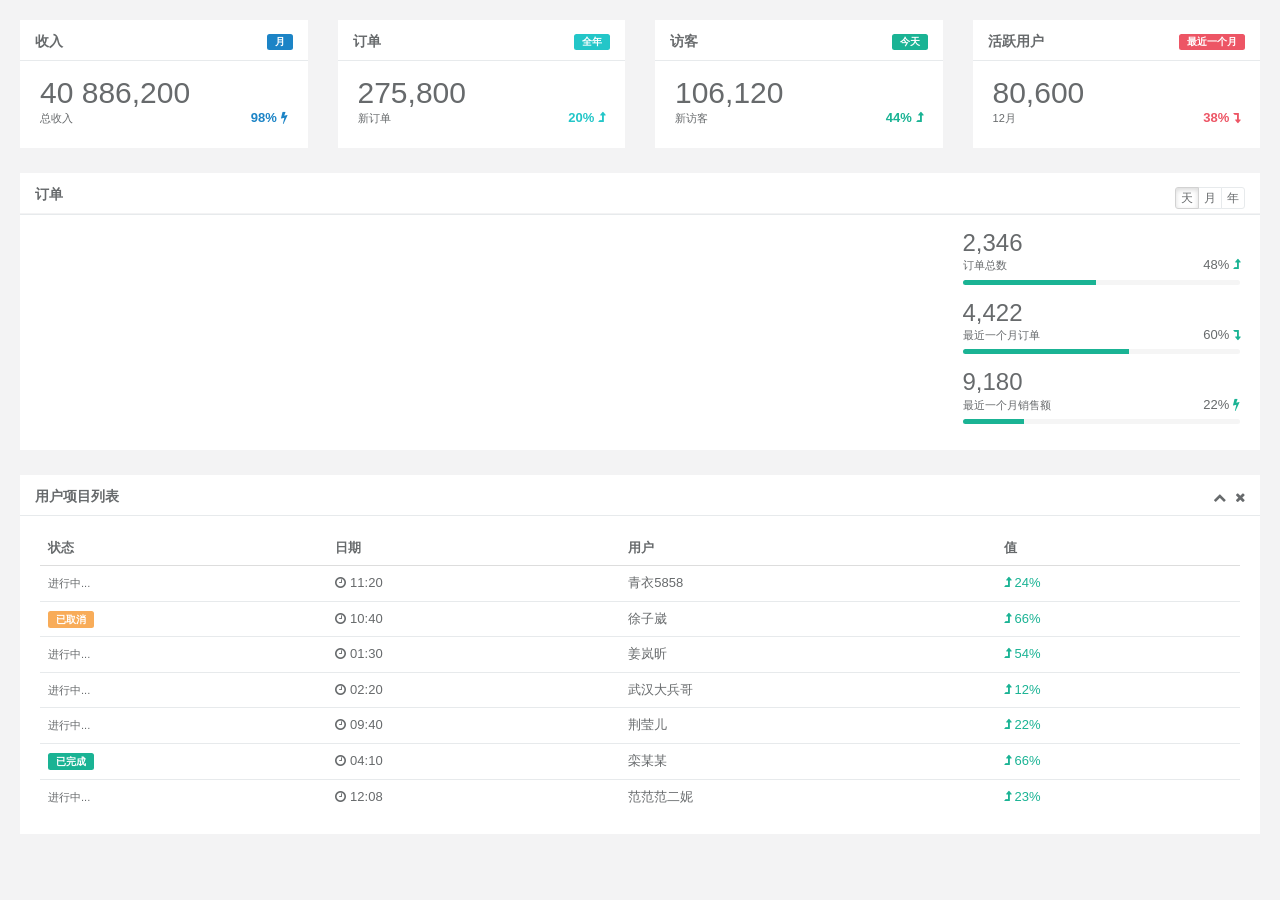
<file: ruoyi-admin/src/main/resources/templates/main_v1.html>
<!DOCTYPE html>
<html lang="zh" xmlns:th="http://www.thymeleaf.org">
<head>
    <meta charset="utf-8">
    <meta name="viewport" content="width=device-width, initial-scale=1.0">
    <title>统计</title>
    <link rel="shortcut icon" href="favicon.ico">
    <link href="../static/css/bootstrap.min.css" th:href="@{/css/bootstrap.min.css}" rel="stylesheet"/>
    <link href="../static/css/font-awesome.min.css" th:href="@{/css/font-awesome.min.css}" rel="stylesheet"/>
    <link href="../static/css/animate.min.css" th:href="@{/css/animate.min.css}" rel="stylesheet"/>
    <link href="../static/css/style.min.css" th:href="@{/css/style.min.css}" rel="stylesheet"/>
</head>

<body class="gray-bg">
    <div class="wrapper wrapper-content">

        <div class="row">
            <div class="col-sm-3">
                <div class="ibox float-e-margins">
                    <div class="ibox-title">
                        <span class="label label-success pull-right">月</span>
                        <h5>收入</h5>
                    </div>
                    <div class="ibox-content">
                        <h1 class="no-margins">40 886,200</h1>
                        <div class="stat-percent font-bold text-success">98% <i class="fa fa-bolt"></i>
                        </div>
                        <small>总收入</small>
                    </div>
                </div>
            </div>
            <div class="col-sm-3">
                <div class="ibox float-e-margins">
                    <div class="ibox-title">
                        <span class="label label-info pull-right">全年</span>
                        <h5>订单</h5>
                    </div>
                    <div class="ibox-content">
                        <h1 class="no-margins">275,800</h1>
                        <div class="stat-percent font-bold text-info">20% <i class="fa fa-level-up"></i>
                        </div>
                        <small>新订单</small>
                    </div>
                </div>
            </div>
            <div class="col-sm-3">
                <div class="ibox float-e-margins">
                    <div class="ibox-title">
                        <span class="label label-primary pull-right">今天</span>
                        <h5>访客</h5>
                    </div>
                    <div class="ibox-content">
                        <h1 class="no-margins">106,120</h1>
                        <div class="stat-percent font-bold text-navy">44% <i class="fa fa-level-up"></i>
                        </div>
                        <small>新访客</small>
                    </div>
                </div>
            </div>
            <div class="col-sm-3">
                <div class="ibox float-e-margins">
                    <div class="ibox-title">
                        <span class="label label-danger pull-right">最近一个月</span>
                        <h5>活跃用户</h5>
                    </div>
                    <div class="ibox-content">
                        <h1 class="no-margins">80,600</h1>
                        <div class="stat-percent font-bold text-danger">38% <i class="fa fa-level-down"></i>
                        </div>
                        <small>12月</small>
                    </div>
                </div>
            </div>
        </div>
        
        <div class="row">
            <div class="col-sm-12">
                <div class="ibox float-e-margins">
                    <div class="ibox-title">
                        <h5>订单</h5>
                        <div class="pull-right">
                            <div class="btn-group">
                                <button type="button" class="btn btn-xs btn-white active">天</button>
                                <button type="button" class="btn btn-xs btn-white">月</button>
                                <button type="button" class="btn btn-xs btn-white">年</button>
                            </div>
                        </div>
                    </div>
                    <div class="ibox-content">
                        <div class="row">
                            <div class="col-sm-9">
                                <div class="flot-chart">
                                    <div class="flot-chart-content" id="flot-dashboard-chart"></div>
                                </div>
                            </div>
                            <div class="col-sm-3">
                                <ul class="stat-list">
                                    <li>
                                        <h2 class="no-margins">2,346</h2>
                                        <small>订单总数</small>
                                        <div class="stat-percent">48% <i class="fa fa-level-up text-navy"></i>
                                        </div>
                                        <div class="progress progress-mini">
                                            <div style="width: 48%;" class="progress-bar"></div>
                                        </div>
                                    </li>
                                    <li>
                                        <h2 class="no-margins ">4,422</h2>
                                        <small>最近一个月订单</small>
                                        <div class="stat-percent">60% <i class="fa fa-level-down text-navy"></i>
                                        </div>
                                        <div class="progress progress-mini">
                                            <div style="width: 60%;" class="progress-bar"></div>
                                        </div>
                                    </li>
                                    <li>
                                        <h2 class="no-margins ">9,180</h2>
                                        <small>最近一个月销售额</small>
                                        <div class="stat-percent">22% <i class="fa fa-bolt text-navy"></i>
                                        </div>
                                        <div class="progress progress-mini">
                                            <div style="width: 22%;" class="progress-bar"></div>
                                        </div>
                                    </li>
                                 </ul>
                            </div>
                        </div>
                    </div>
                </div>
            </div>
        </div>
        
        <div class="row">
            <div class="col-sm-12">
                <div class="ibox float-e-margins">
                    <div class="ibox-title">
                        <h5>用户项目列表</h5>
                        <div class="ibox-tools">
                            <a class="collapse-link">
                                <i class="fa fa-chevron-up"></i>
                            </a>
                            <a class="close-link">
                                <i class="fa fa-times"></i>
                            </a>
                        </div>
                    </div>
                    <div class="ibox-content">
                        <table class="table table-hover no-margins">
                            <thead>
                                <tr>
                                    <th>状态</th>
                                    <th>日期</th>
                                    <th>用户</th>
                                    <th>值</th>
                                </tr>
                            </thead>
                            <tbody>
                                <tr>
                                    <td><small>进行中...</small>
                                    </td>
                                    <td><i class="fa fa-clock-o"></i> 11:20</td>
                                    <td>青衣5858</td>
                                    <td class="text-navy"> <i class="fa fa-level-up"></i> 24%</td>
                                </tr>
                                <tr>
                                    <td><span class="label label-warning">已取消</span>
                                    </td>
                                    <td><i class="fa fa-clock-o"></i> 10:40</td>
                                    <td>徐子崴</td>
                                    <td class="text-navy"> <i class="fa fa-level-up"></i> 66%</td>
                                </tr>
                                <tr>
                                    <td><small>进行中...</small>
                                    </td>
                                    <td><i class="fa fa-clock-o"></i> 01:30</td>
                                    <td>姜岚昕</td>
                                    <td class="text-navy"> <i class="fa fa-level-up"></i> 54%</td>
                                </tr>
                                <tr>
                                    <td><small>进行中...</small>
                                    </td>
                                    <td><i class="fa fa-clock-o"></i> 02:20</td>
                                    <td>武汉大兵哥</td>
                                    <td class="text-navy"> <i class="fa fa-level-up"></i> 12%</td>
                                </tr>
                                <tr>
                                    <td><small>进行中...</small>
                                    </td>
                                    <td><i class="fa fa-clock-o"></i> 09:40</td>
                                    <td>荆莹儿</td>
                                    <td class="text-navy"> <i class="fa fa-level-up"></i> 22%</td>
                                </tr>
                                <tr>
                                    <td><span class="label label-primary">已完成</span>
                                    </td>
                                    <td><i class="fa fa-clock-o"></i> 04:10</td>
                                    <td>栾某某</td>
                                    <td class="text-navy"> <i class="fa fa-level-up"></i> 66%</td>
                                </tr>
                                <tr>
                                    <td><small>进行中...</small>
                                    </td>
                                    <td><i class="fa fa-clock-o"></i> 12:08</td>
                                    <td>范范范二妮</td>
                                    <td class="text-navy"> <i class="fa fa-level-up"></i> 23%</td>
                                </tr>
                            </tbody>
                        </table>
                    </div>
                </div>
            </div>
         </div>
      </div>
    </div>
    <script th:src="@{/js/jquery.min.js}"></script>
    <script th:src="@{/js/bootstrap.min.js}"></script>
    <script th:src="@{/ajax/libs/flot/jquery.flot.js}"></script>
    
    <th:block th:include="include :: sparkline-js" />
    <script type="text/javascript">
	    $(document).ready(function () {
	        var data2 = [
	            [gd(2012, 1, 1), 7], [gd(2012, 1, 2), 6], [gd(2012, 1, 3), 4], [gd(2012, 1, 4), 8],
	            [gd(2012, 1, 5), 9], [gd(2012, 1, 6), 7], [gd(2012, 1, 7), 5], [gd(2012, 1, 8), 4],
	            [gd(2012, 1, 9), 7], [gd(2012, 1, 10), 8], [gd(2012, 1, 11), 9], [gd(2012, 1, 12), 6],
	            [gd(2012, 1, 13), 4], [gd(2012, 1, 14), 5], [gd(2012, 1, 15), 11], [gd(2012, 1, 16), 8],
	            [gd(2012, 1, 17), 8], [gd(2012, 1, 18), 11], [gd(2012, 1, 19), 11], [gd(2012, 1, 20), 6],
	            [gd(2012, 1, 21), 6], [gd(2012, 1, 22), 8], [gd(2012, 1, 23), 11], [gd(2012, 1, 24), 13],
	            [gd(2012, 1, 25), 7], [gd(2012, 1, 26), 9], [gd(2012, 1, 27), 9], [gd(2012, 1, 28), 8],
	            [gd(2012, 1, 29), 5], [gd(2012, 1, 30), 8], [gd(2012, 1, 31), 25]
	        ];
	
	        var data3 = [
	            [gd(2012, 1, 1), 800], [gd(2012, 1, 2), 500], [gd(2012, 1, 3), 600], [gd(2012, 1, 4), 700],
	            [gd(2012, 1, 5), 500], [gd(2012, 1, 6), 456], [gd(2012, 1, 7), 800], [gd(2012, 1, 8), 589],
	            [gd(2012, 1, 9), 467], [gd(2012, 1, 10), 876], [gd(2012, 1, 11), 689], [gd(2012, 1, 12), 700],
	            [gd(2012, 1, 13), 500], [gd(2012, 1, 14), 600], [gd(2012, 1, 15), 700], [gd(2012, 1, 16), 786],
	            [gd(2012, 1, 17), 345], [gd(2012, 1, 18), 888], [gd(2012, 1, 19), 888], [gd(2012, 1, 20), 888],
	            [gd(2012, 1, 21), 987], [gd(2012, 1, 22), 444], [gd(2012, 1, 23), 999], [gd(2012, 1, 24), 567],
	            [gd(2012, 1, 25), 786], [gd(2012, 1, 26), 666], [gd(2012, 1, 27), 888], [gd(2012, 1, 28), 900],
	            [gd(2012, 1, 29), 178], [gd(2012, 1, 30), 555], [gd(2012, 1, 31), 993]
	        ];
	
	
	        var dataset = [
	            {
	                label: "订单数",
	                data: data3,
	                color: "#1ab394",
	                bars: {
	                    show: true,
	                    align: "center",
	                    barWidth: 24 * 60 * 60 * 600,
	                    lineWidth: 0
	                }
	
	            }, {
	                label: "付款数",
	                data: data2,
	                yaxis: 2,
	                color: "#464f88",
	                lines: {
	                    lineWidth: 1,
	                    show: true,
	                    fill: true,
	                    fillColor: {
	                        colors: [{
	                            opacity: 0.2
	                        }, {
	                            opacity: 0.2
	                        }]
	                    }
	                },
	                splines: {
	                    show: false,
	                    tension: 0.6,
	                    lineWidth: 1,
	                    fill: 0.1
	                },
	            }
	        ];
	
	
	        var options = {
	            xaxis: {
	                mode: "time",
	                tickSize: [3, "day"],
	                tickLength: 0,
	                axisLabel: "Date",
	                axisLabelUseCanvas: true,
	                axisLabelFontSizePixels: 12,
	                axisLabelFontFamily: 'Arial',
	                axisLabelPadding: 10,
	                color: "#838383"
	            },
	            yaxes: [{
	                    position: "left",
	                    max: 1070,
	                    color: "#838383",
	                    axisLabelUseCanvas: true,
	                    axisLabelFontSizePixels: 12,
	                    axisLabelFontFamily: 'Arial',
	                    axisLabelPadding: 3
	            }, {
	                    position: "right",
	                    clolor: "#838383",
	                    axisLabelUseCanvas: true,
	                    axisLabelFontSizePixels: 12,
	                    axisLabelFontFamily: ' Arial',
	                    axisLabelPadding: 67
	            }
	            ],
	            legend: {
	                noColumns: 1,
	                labelBoxBorderColor: "#000000",
	                position: "nw"
	            },
	            grid: {
	                hoverable: false,
	                borderWidth: 0,
	                color: '#838383'
	            }
	        };
	
	        function gd(year, month, day) {
	            return new Date(year, month - 1, day).getTime();
	        }
	
	        var previousPoint = null,
	            previousLabel = null;
	
	        $.plot($("#flot-dashboard-chart"), dataset, options);
	    });
    </script>
</body>
</html>
</file>
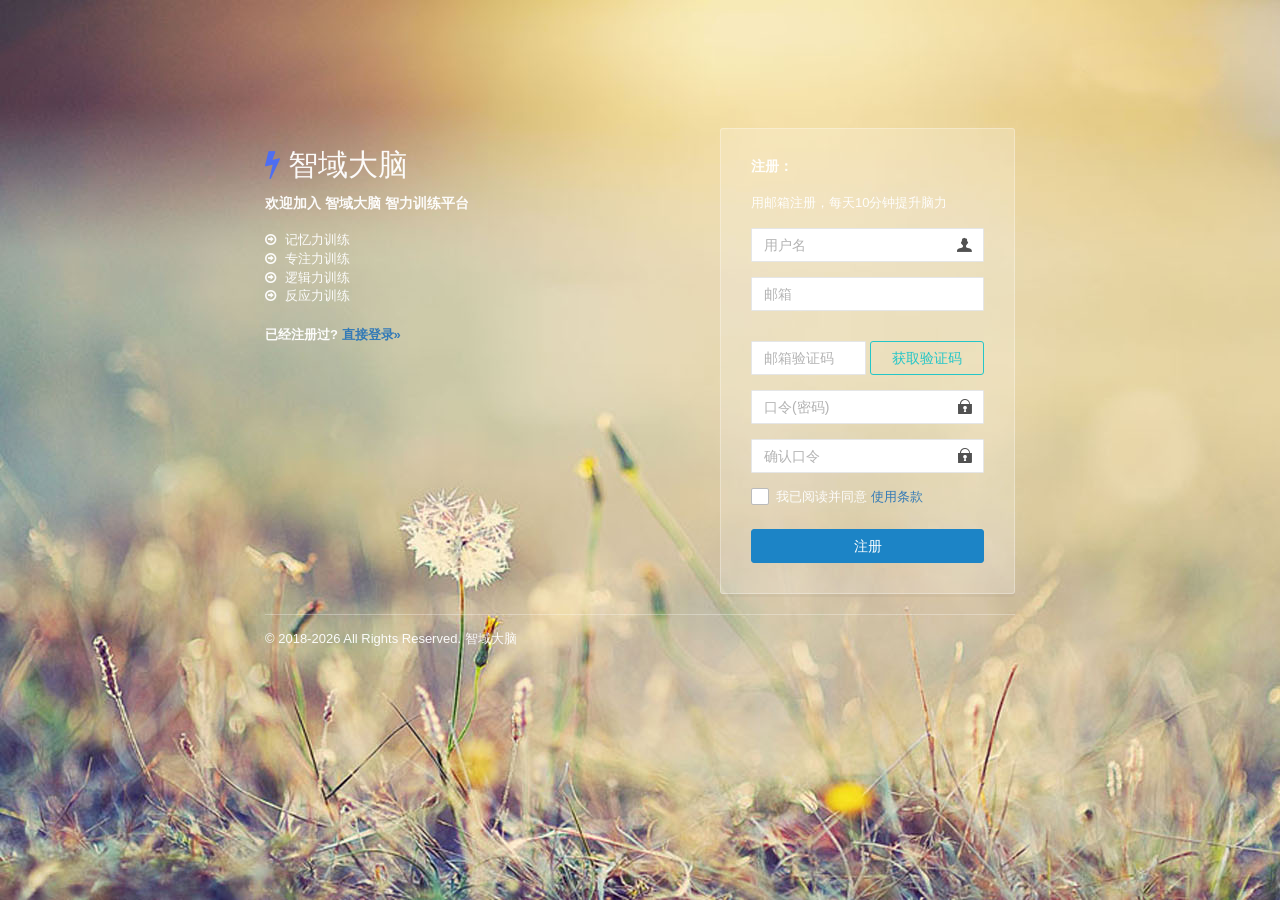
<file: ruoyi-admin/src/main/resources/templates/register.html>
<!DOCTYPE html>
<html  lang="zh" xmlns:th="http://www.thymeleaf.org">
<head>
    <meta charset="utf-8">
    <meta name="viewport" content="width=device-width, initial-scale=1.0, maximum-scale=1.0">
    <title>注册智域大脑</title>
    <meta name="description" content="智域大脑智力训练平台">
    <link href="../static/css/bootstrap.min.css" th:href="@{/css/bootstrap.min.css}" rel="stylesheet"/>
    <link href="../static/css/font-awesome.min.css" th:href="@{/css/font-awesome.min.css}" rel="stylesheet"/>
    <link href="../static/css/style.min.css" th:href="@{/css/style.min.css}" rel="stylesheet"/>
    <link href="../static/css/login.min.css" th:href="@{/css/login.min.css}" rel="stylesheet"/>
    <link href="../static/ruoyi/css/ry-ui.css" th:href="@{/ruoyi/css/ry-ui.css?v=4.8.3}" rel="stylesheet"/>
    <!-- 360浏览器急速模式 -->
    <meta name="renderer" content="webkit">
    <!-- 避免IE使用兼容模式 -->
    <meta http-equiv="X-UA-Compatible" content="IE=edge">
    <link rel="shortcut icon" href="../static/favicon.ico" th:href="@{favicon.ico}"/>
    <style type="text/css">label.error { position:inherit;  }</style>
</head>
<body class="signin">
    <div class="signinpanel">
        <div class="row">
            <div class="col-sm-7">
                <div class="signin-info">
                    <div class="logopanel m-b">
                        <h1><i class="fa fa-bolt" style="color:#4e6ef2;"></i> 智域大脑</h1>
                    </div>
                    <div class="m-b"></div>
                    <h4>欢迎加入 <strong>智域大脑 智力训练平台</strong></h4>
                    <ul class="m-b">
                        <li><i class="fa fa-arrow-circle-o-right m-r-xs"></i> 记忆力训练</li>
                        <li><i class="fa fa-arrow-circle-o-right m-r-xs"></i> 专注力训练</li>
                        <li><i class="fa fa-arrow-circle-o-right m-r-xs"></i> 逻辑力训练</li>
                        <li><i class="fa fa-arrow-circle-o-right m-r-xs"></i> 反应力训练</li>
                    </ul>
                    <strong>已经注册过? <a th:href="@{/login}">直接登录&raquo;</a></strong>
                </div>
            </div>
            <div class="col-sm-5">
                <form id="registerForm" autocomplete="off">
                    <h4 class="no-margins">注册：</h4>
                    <p class="m-t-md">用邮箱注册，每天10分钟提升脑力</p>
                    <input type="text"     name="username" class="form-control uname"         placeholder="用户名"   maxlength="20" />
                    <input type="text"     name="email"    class="form-control"               placeholder="邮箱"     maxlength="50" />
                    <div class="row m-t">
                        <div class="col-xs-6" style="padding-right:2px;">
                            <input type="text" name="emailCode" class="form-control"  placeholder="邮箱验证码" maxlength="6" >
                        </div>
                        <div class="col-xs-6" style="padding-left:2px;">
                            <button type="button" class="btn btn-block btn-outline btn-info" id="btnSendCode" data-loading="发送中...">获取验证码</button>
                        </div>
                    </div>
                    <input type="password" name="password" class="form-control pword"         placeholder="口令(密码)" maxlength="20" />
                    <input type="password" name="confirmPassword" class="form-control pword"  placeholder="确认口令" maxlength="20" />
                    <div class="checkbox-custom m-t">
				        <input type="checkbox" id="acceptTerm" name="acceptTerm"> <label for="acceptTerm">我已阅读并同意</label>
				        <a th:href="@{/index}" target="_blank">使用条款</a>
				    </div>
                    <button class="btn btn-success btn-block" id="btnSubmit" data-loading="正在验证注册，请稍候...">注册</button>
                </form>
            </div>
        </div>
        <div class="signup-footer">
            <div class="pull-left">
                &copy; 2018-2026 All Rights Reserved. 智域大脑 <br>
            </div>
        </div>
    </div>
<script th:inline="javascript"> var ctx = [[@{/}]];</script>
<!-- 全局js -->
<script src="../static/js/jquery.min.js" th:src="@{/js/jquery.min.js}"></script>
<script src="../static/ajax/libs/validate/jquery.validate.min.js" th:src="@{/ajax/libs/validate/jquery.validate.min.js}"></script>
<script src="../static/ajax/libs/validate/jquery.validate.extend.js" th:src="@{/ajax/libs/validate/jquery.validate.extend.js}"></script>
<script src="../static/ajax/libs/layer/layer.min.js" th:src="@{/ajax/libs/layer/layer.min.js}"></script>
<script src="../static/ajax/libs/blockUI/jquery.blockUI.js" th:src="@{/ajax/libs/blockUI/jquery.blockUI.js}"></script>
<script src="../static/ruoyi/js/ry-ui.js" th:src="@{/ruoyi/js/ry-ui.js?v=4.8.3}"></script>
<script src="../static/ruoyi/register.js" th:src="@{/ruoyi/register.js}"></script>
</body>
</html>
</file>
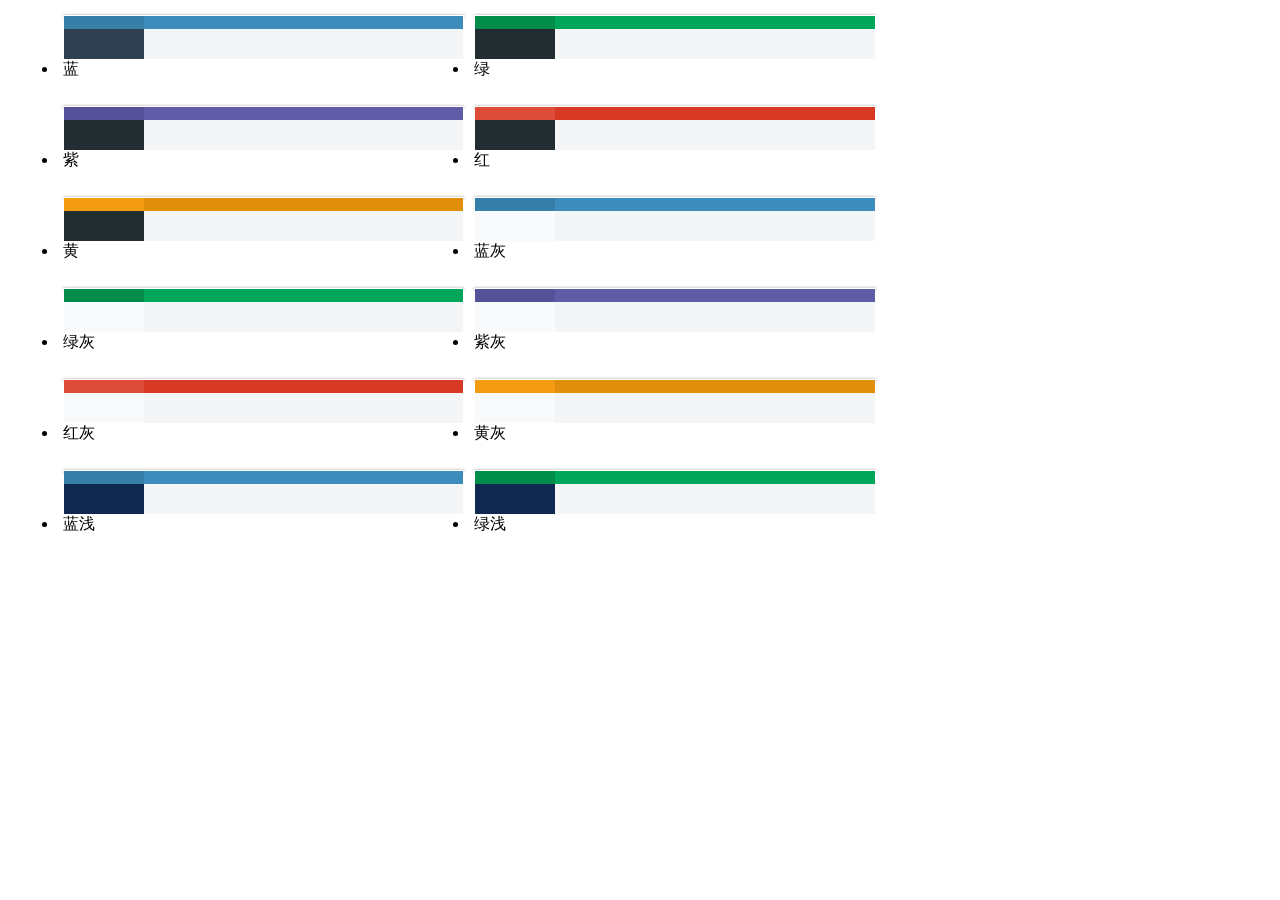
<file: ruoyi-admin/src/main/resources/templates/skin.html>
<!DOCTYPE html>
<html  lang="zh" xmlns:th="http://www.thymeleaf.org">
<head>
    <meta charset="utf-8">
    <meta name="viewport" content="width=device-width, initial-scale=1.0">
    <meta name="renderer" content="webkit">
    <title>主题选择</title>
    <!--[if lt IE 9]>
    <meta http-equiv="refresh" content="0;ie.html"/>
    <![endif]-->
    <link rel="shortcut icon" href="../static/favicon.ico" th:href="@{favicon.ico}"/>
    <link th:href="@{/css/bootstrap.min.css}" rel="stylesheet"/>
    <link th:href="@{/css/style.min.css}" rel="stylesheet"/>
    <style type="text/css">
		.list-unstyled{margin:10px;}
		.full-opacity-hover{opacity:1;filter:alpha(opacity=1);border:1px solid #fff}
		.full-opacity-hover:hover{border:1px solid #f00;}
	</style>
</head>
<body class="gray-bg">
<ul class="list-unstyled clearfix">
	<li style="float:left; width: 33.33333%; padding: 5px;">
		<a href="javascript:" data-skin="skin-blue|theme-dark" style="display: block; box-shadow: 0 0 3px rgba(0,0,0,0.4)" class="clearfix full-opacity-hover">
			<span style="width: 20%; float: left; height: 13px; background: #367fa9"></span>
			<span style="width: 80%; float: left; height: 13px; background: #3c8dbc"></span>
			<span style="width: 20%; float: left; height: 30px; background: #2f4050"></span>
			<span style="width: 80%; float: left; height: 30px; background: #f4f5f7"></span>
		</a>
		<p class="text-center">蓝</p>
	</li>
	
	<li style="float:left; width: 33.33333%; padding: 5px;">
		<a href="javascript:" data-skin="skin-green|theme-dark" style="display: block; box-shadow: 0 0 3px rgba(0,0,0,0.4)" class="clearfix full-opacity-hover">
			<span style="width: 20%; float: left; height: 13px; background: #008d4c"></span>
			<span style="width: 80%; float: left; height: 13px; background: #00a65a"></span>
			<span style="width: 20%; float: left; height: 30px; background: #222d32"></span>
			<span style="width: 80%; float: left; height: 30px; background: #f4f5f7"></span>
		</a>
		<p class="text-center">绿</p>
	</li>
	
	<li style="float:left; width: 33.33333%; padding: 5px;">
		<a href="javascript:" data-skin="skin-purple|theme-dark" style="display: block; box-shadow: 0 0 3px rgba(0,0,0,0.4)" class="clearfix full-opacity-hover">
			<span style="width: 20%; float: left; height: 13px; background: #555299"></span>
			<span style="width: 80%; float: left; height: 13px; background: #605ca8"></span>
			<span style="width: 20%; float: left; height: 30px; background: #222d32"></span>
			<span style="width: 80%; float: left; height: 30px; background: #f4f5f7"></span>
		</a>
		<p class="text-center">紫</p>
	</li>
	
	<li style="float:left; width: 33.33333%; padding: 5px;">
		<a href="javascript:" data-skin="skin-red|theme-dark" style="display: block; box-shadow: 0 0 3px rgba(0,0,0,0.4)" class="clearfix full-opacity-hover">
			<span style="width: 20%; float: left; height: 13px; background: #dd4b39"></span>
			<span style="width: 80%; float: left; height: 13px; background: #d73925"></span>
			<span style="width: 20%; float: left; height: 30px; background: #222d32"></span>
			<span style="width: 80%; float: left; height: 30px; background: #f4f5f7"></span>
		</a>
		<p class="text-center">红</p>
	</li>
	
	<li style="float:left; width: 33.33333%; padding: 5px;">
		<a href="javascript:" data-skin="skin-yellow|theme-dark" style="display: block; box-shadow: 0 0 3px rgba(0,0,0,0.4)" class="clearfix full-opacity-hover">
			<span style="width: 20%; float: left; height: 13px; background: #f39c12"></span>
			<span style="width: 80%; float: left; height: 13px; background: #e08e0b"></span>
			<span style="width: 20%; float: left; height: 30px; background: #222d32"></span>
			<span style="width: 80%; float: left; height: 30px; background: #f4f5f7"></span>
		</a>
		<p class="text-center">黄</p>
	</li>
	
	<li style="float:left; width: 33.33333%; padding: 5px;">
		<a href="javascript:" data-skin="skin-blue|theme-light" style="display: block; box-shadow: 0 0 3px rgba(0,0,0,0.4)" class="clearfix full-opacity-hover">
			<span style="width: 20%; float: left; height: 13px; background: #367fa9"></span>
			<span style="width: 80%; float: left; height: 13px; background: #3c8dbc"></span>
			<span style="width: 20%; float: left; height: 30px; background: #f9fafc"></span>
			<span style="width: 80%; float: left; height: 30px; background: #f4f5f7"></span>
		</a>
		<p class="text-center">蓝灰</p>
	</li>
	
	<li style="float:left; width: 33.33333%; padding: 5px;">
		<a href="javascript:" data-skin="skin-green|theme-light" style="display: block; box-shadow: 0 0 3px rgba(0,0,0,0.4)" class="clearfix full-opacity-hover">
			<span style="width: 20%; float: left; height: 13px; background: #008d4c"></span>
			<span style="width: 80%; float: left; height: 13px; background: #00a65a"></span>
			<span style="width: 20%; float: left; height: 30px; background: #f9fafc"></span>
			<span style="width: 80%; float: left; height: 30px; background: #f4f5f7"></span>
		</a>
		<p class="text-center">绿灰</p>
	</li>
	
	<li style="float:left; width: 33.33333%; padding: 5px;">
		<a href="javascript:" data-skin="skin-purple|theme-light" style="display: block; box-shadow: 0 0 3px rgba(0,0,0,0.4)" class="clearfix full-opacity-hover">
			<span style="width: 20%; float: left; height: 13px; background: #555299"></span>
			<span style="width: 80%; float: left; height: 13px; background: #605ca8"></span>
			<span style="width: 20%; float: left; height: 30px; background: #f9fafc"></span>
			<span style="width: 80%; float: left; height: 30px; background: #f4f5f7"></span>
		</a>
		<p class="text-center">紫灰</p>
	</li>
	
	<li style="float:left; width: 33.33333%; padding: 5px;">
		<a href="javascript:" data-skin="skin-red|theme-light" style="display: block; box-shadow: 0 0 3px rgba(0,0,0,0.4)" class="clearfix full-opacity-hover">
			<span style="width: 20%; float: left; height: 13px; background: #dd4b39"></span>
			<span style="width: 80%; float: left; height: 13px; background: #d73925"></span>
			<span style="width: 20%; float: left; height: 30px; background: #f9fafc"></span>
			<span style="width: 80%; float: left; height: 30px; background: #f4f5f7"></span>
		</a>
		<p class="text-center">红灰</p>
	</li>
	
	<li style="float:left; width: 33.33333%; padding: 5px;">
		<a href="javascript:" data-skin="skin-yellow|theme-light" style="display: block; box-shadow: 0 0 3px rgba(0,0,0,0.4)" class="clearfix full-opacity-hover">
			<span style="width: 20%; float: left; height: 13px; background: #f39c12"></span>
			<span style="width: 80%; float: left; height: 13px; background: #e08e0b"></span>
			<span style="width: 20%; float: left; height: 30px; background: #f9fafc"></span>
			<span style="width: 80%; float: left; height: 30px; background: #f4f5f7"></span>
		</a>
		<p class="text-center">黄灰</p>
	</li>
	
	<li style="float:left; width: 33.33333%; padding: 5px;">
		<a href="javascript:" data-skin="skin-blue|theme-blue" style="display: block; box-shadow: 0 0 3px rgba(0,0,0,0.4)" class="clearfix full-opacity-hover">
			<span style="width: 20%; float: left; height: 13px; background: #367fa9"></span>
			<span style="width: 80%; float: left; height: 13px; background: #3c8dbc"></span>
			<span style="width: 20%; float: left; height: 30px; background: rgba(15,41,80,1)"></span>
			<span style="width: 80%; float: left; height: 30px; background: #f4f5f7"></span>
		</a>
		<p class="text-center">蓝浅</p>
	</li>
	<li style="float:left; width: 33.33333%; padding: 5px;">
		<a href="javascript:" data-skin="skin-green|theme-blue" style="display: block; box-shadow: 0 0 3px rgba(0,0,0,0.4)" class="clearfix full-opacity-hover">
			<span style="width: 20%; float: left; height: 13px; background: #008d4c"></span>
			<span style="width: 80%; float: left; height: 13px; background: #00a65a"></span>
			<span style="width: 20%; float: left; height: 30px; background: rgba(15,41,80,1)"></span>
			<span style="width: 80%; float: left; height: 30px; background: #f4f5f7"></span>
		</a>
		<p class="text-center">绿浅</p>
	</li>
</ul>
</body>
<script th:src="@{/js/jquery.min.js}"></script>
<script th:src="@{/ruoyi/js/common.js?v=4.8.3}"></script>
<script type="text/javascript">
//皮肤样式列表
var skins = ["skin-blue", "skin-green", "skin-purple", "skin-red", "skin-yellow"];

// 主题样式列表
var themes = ["theme-dark", "theme-light", "theme-blue"];

$("[data-skin]").on('click',
function(e) {
    var skin = $(this).data('skin');
    $.each(skins, function(i) {
        parent.$("body").removeClass(skins[i]);
    });
    $.each(themes, function(i) {
        parent.$("body").removeClass(themes[i]);
    });
    parent.$("body").addClass(skin.split('|')[0]);
    parent.$("body").addClass(skin.split('|')[1]);
    storage.set('skin', skin);
});
</script>
</html>
</file>
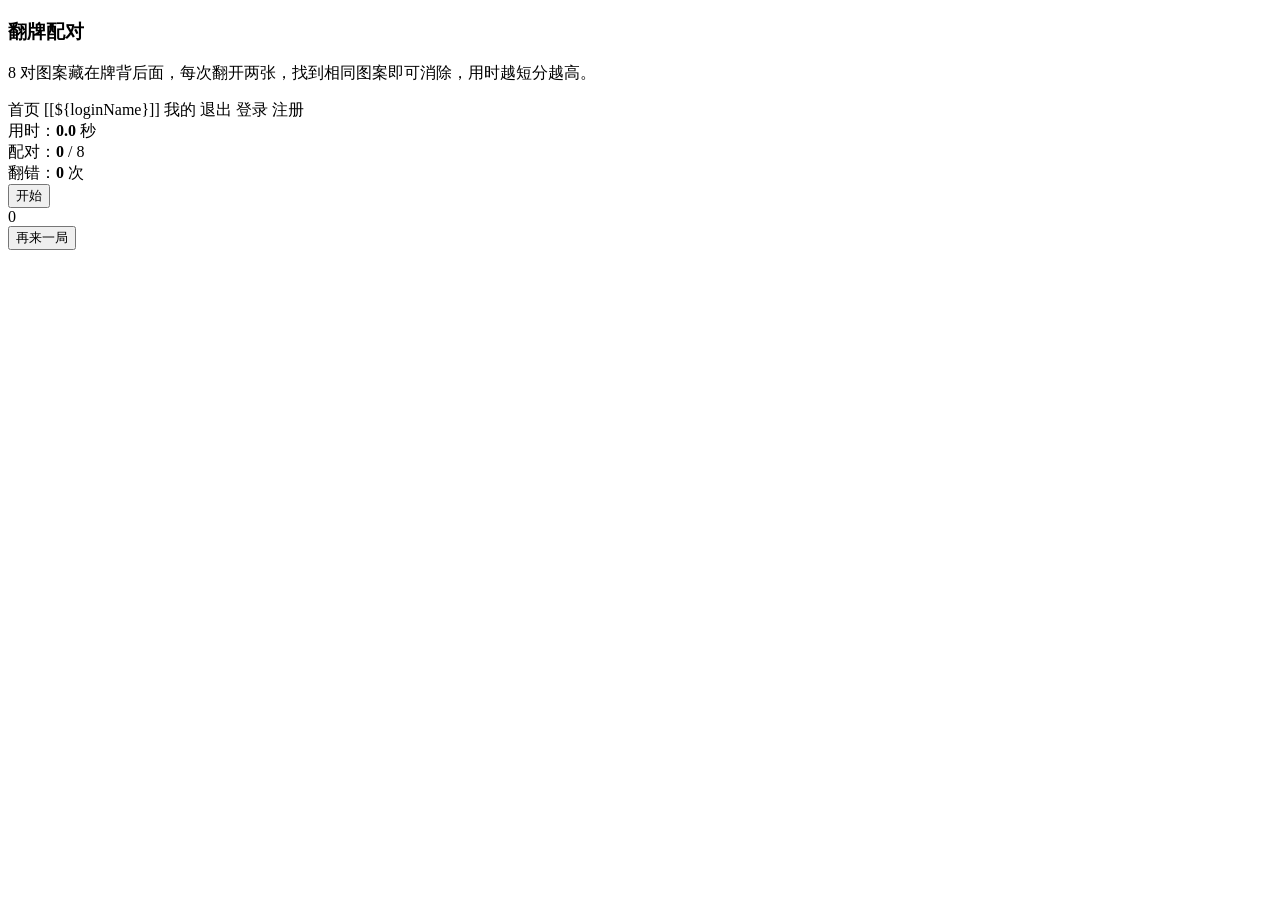
<file: peng-brain/src/main/resources/templates/brain/match.html>
<!DOCTYPE html>
<html lang="zh" xmlns:th="http://www.thymeleaf.org">
<head>
	<th:block th:include="include :: header('翻牌配对')" />
	<link th:href="@{/brain/css/brain-game.css}" rel="stylesheet"/>
	<style>
		.match-grid { display: grid; grid-template-columns: repeat(4, 1fr); gap: 12px; max-width: 480px; margin: 0 auto; }
		.match-cell { aspect-ratio: 1; border-radius: 10px; cursor: pointer; perspective: 600px; }
		.match-inner { position: relative; width: 100%; height: 100%; transform-style: preserve-3d; transition: transform .4s; }
		.match-cell.flip .match-inner { transform: rotateY(180deg); }
		.match-face { position: absolute; inset: 0; display: flex; align-items: center; justify-content: center; border-radius: 10px; backface-visibility: hidden; font-size: 40px; }
		.match-back { background: linear-gradient(135deg, #4e6ef2, #7c5cf0); color: #fff; }
		.match-front { background: #fff; border: 2px solid #e3e8f5; transform: rotateY(180deg); }
		.match-cell.matched .match-front { background: #e8f9f0; border-color: #22b573; }
		.match-cell.matched { cursor: default; }
	</style>
</head>
<body class="gray-bg game-page">
	<div class="wrapper wrapper-content animated fadeInRight">
		<div class="container-fluid">
			<div class="game-header">
				<div>
					<h3><i class="fa fa-cards"></i> 翻牌配对</h3>
					<p>8 对图案藏在牌背后面，每次翻开两张，找到相同图案即可消除，用时越短分越高。</p>
				</div>
				<div class="banner-nav">
					<a th:href="@{/index}"><i class="fa fa-home"></i> 首页</a>
					<th:block th:if="${isLogin}">
						<a class="user-name" th:href="@{/system/user/profile}"><i class="fa fa-user-o"></i> [[${loginName}]]</a>
						<a th:href="@{/system/user/profile}"><i class="fa fa-user-circle-o"></i> 我的</a>
						<a th:href="@{/logout}"><i class="fa fa-sign-out"></i> 退出</a>
					</th:block>
					<th:block th:unless="${isLogin}">
						<a th:href="@{/login}"><i class="fa fa-sign-in"></i> 登录</a>
						<a th:href="@{/register}"><i class="fa fa-user-plus"></i> 注册</a>
					</th:block>
				</div>
			</div>
                    

			<div class="game-panel">
				<div class="game-toolbar">
					<div class="stat">用时：<b id="elapsed">0.0</b> 秒</div>
					<div class="stat">配对：<b id="matched">0</b> / 8</div>
					<div class="stat">翻错：<b id="mismatch">0</b> 次</div>
					<button class="btn btn-game" id="btn-start"><i class="fa fa-play"></i> 开始</button>
				</div>
				<div class="match-grid" id="grid"></div>
				<div class="result-box" id="result">
					<div class="text-center">
						<div class="big-score" id="score-val">0</div>
						<div class="msg" id="score-msg"></div>
						<button class="btn btn-game mt10" onclick="restart()"><i class="fa fa-refresh"></i> 再来一局</button>
					</div>
				</div>
			</div>
		</div>
	</div>

	<th:block th:include="include :: footer" />
	<script th:src="@{/brain/js/brain-game.js}"></script>
	<script>
		var ICONS = ['fa-heart', 'fa-star', 'fa-bolt', 'fa-leaf', 'fa-moon', 'fa-sun', 'fa-cloud', 'fa-gem'];
		var timer = null, startTime = 0, matchedCount = 0, mismatchCount = 0, playing = false, firstCard = null, lock = false;

		function initGrid() {
			var cards = [];
			for (var i = 0; i < ICONS.length; i++) { cards.push(i, i); }
			BrainGame.shuffle(cards);
			var html = '';
			$.each(cards, function (idx, iconIdx) {
				html += '<div class="match-cell" data-icon="' + iconIdx + '">' +
					'<div class="match-inner">' +
					'<div class="match-face match-back"><i class="fa fa-question"></i></div>' +
					'<div class="match-face match-front"><i class="fa ' + ICONS[iconIdx] + '"></i></div>' +
					'</div></div>';
			});
			$('#grid').html(html);
		}

		function startGame() {
			playing = true; matchedCount = 0; mismatchCount = 0; firstCard = null; lock = false; startTime = Date.now();
			$('#result').hide();
			$('#btn-start').prop('disabled', true);
			$('#matched').text('0'); $('#mismatch').text('0');
			initGrid();
			// 开局先给 2 秒记忆时间
			$('#grid').addClass('flip-all');
			$('.match-cell').addClass('flip');
			setTimeout(function () {
				$('.match-cell').removeClass('flip');
				$('#grid').removeClass('flip-all');
			}, 2000);
			timer = setInterval(function () {
				$('#elapsed').text(((Date.now() - startTime) / 1000).toFixed(1));
			}, 100);
		}

		function clickCell(e) {
			if (!playing || lock) { return; }
			var $cell = $(e.currentTarget);
			if ($cell.hasClass('flip') || $cell.hasClass('matched')) { return; }
			$cell.addClass('flip');
			if (firstCard === null) {
				firstCard = $cell;
			} else {
				lock = true;
				var a = firstCard.attr('data-icon'), b = $cell.attr('data-icon');
				if (a === b) {
					firstCard.addClass('matched'); $cell.addClass('matched');
					matchedCount++;
					$('#matched').text(matchedCount);
					firstCard = null; lock = false;
					if (matchedCount === ICONS.length) { finish(); }
				} else {
					mismatchCount++;
					$('#mismatch').text(mismatchCount);
					var $first = firstCard;
					firstCard = null;
					setTimeout(function () {
						$first.removeClass('flip'); $cell.removeClass('flip');
						lock = false;
					}, 800);
				}
			}
		}

		function finish() {
			playing = false;
			clearInterval(timer);
			var duration = Math.round((Date.now() - startTime) / 1000);
			var score = Math.max(10, Math.round(1000 - duration * 8 - mismatchCount * 40));
			$('#score-val').text(score);
			$('#score-msg').text('用时 ' + duration + ' 秒，翻错 ' + mismatchCount + ' 次');
			$('#result').show();
			$('#btn-start').prop('disabled', false);
			BrainGame.saveScore({
				gameType: 'match', testType: '记忆力', score: score,
				duration: duration, level: 1, extra: JSON.stringify({ mismatch: mismatchCount }),
				onSuccess: function () { $('#score-msg').append('（成绩已保存）'); }
			});
		}

		function restart() {
			clearInterval(timer);
			$('#elapsed').text('0.0');
			$('#btn-start').prop('disabled', false);
			startGame();
		}

		$(function () {
			initGrid();
			$('#grid').on('click', '.match-cell', clickCell);
			$('#btn-start').on('click', startGame);
		});
	</script>
</body>
</html>
</file>
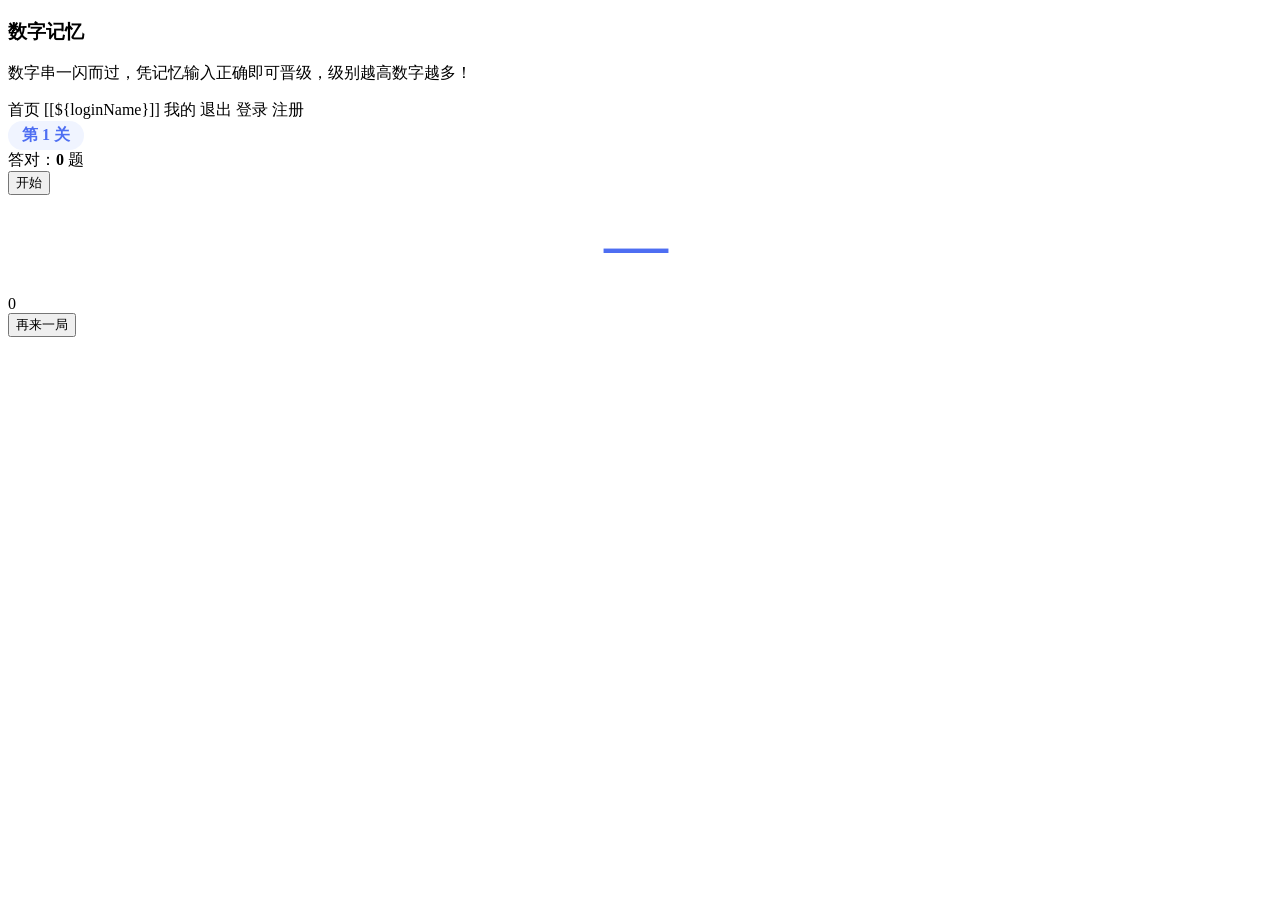
<file: peng-brain/src/main/resources/templates/brain/memory.html>
<!DOCTYPE html>
<html lang="zh" xmlns:th="http://www.thymeleaf.org">
<head>
	<th:block th:include="include :: header('数字记忆')" />
	<link th:href="@{/brain/css/brain-game.css}" rel="stylesheet"/>
	<style>
		.num-display { font-size: 64px; font-weight: 700; color: #4e6ef2; text-align: center; min-height: 100px; line-height: 100px; letter-spacing: 8px; }
		.num-answer { text-align: center; }
		.num-answer input { width: 320px; max-width: 90%; text-align: center; font-size: 30px; letter-spacing: 6px; padding: 10px; border: 2px solid #d5deff; border-radius: 10px; outline: none; }
		.num-answer input:focus { border-color: #4e6ef2; }
		.level-tag { display: inline-block; background: #f0f4ff; color: #4e6ef2; padding: 4px 14px; border-radius: 20px; font-weight: 600; }
	</style>
</head>
<body class="gray-bg game-page">
	<div class="wrapper wrapper-content animated fadeInRight">
		<div class="container-fluid">
			<div class="game-header">
				<div>
					<h3><i class="fa fa-hashtag"></i> 数字记忆</h3>
					<p>数字串一闪而过，凭记忆输入正确即可晋级，级别越高数字越多！</p>
				</div>
				<div class="banner-nav">
					<a th:href="@{/index}"><i class="fa fa-home"></i> 首页</a>
					<th:block th:if="${isLogin}">
						<a class="user-name" th:href="@{/system/user/profile}"><i class="fa fa-user-o"></i> [[${loginName}]]</a>
						<a th:href="@{/system/user/profile}"><i class="fa fa-user-circle-o"></i> 我的</a>
						<a th:href="@{/logout}"><i class="fa fa-sign-out"></i> 退出</a>
					</th:block>
					<th:block th:unless="${isLogin}">
						<a th:href="@{/login}"><i class="fa fa-sign-in"></i> 登录</a>
						<a th:href="@{/register}"><i class="fa fa-user-plus"></i> 注册</a>
					</th:block>
				</div>
			</div>

			<div class="game-panel">
				<div class="game-toolbar">
					<div class="stat"><span class="level-tag" id="level-tag">第 1 关</span></div>
					<div class="stat">答对：<b id="correct-count">0</b> 题</div>
					<button class="btn btn-game" id="btn-start"><i class="fa fa-play"></i> 开始</button>
				</div>

				<div class="num-display" id="num-display">—</div>

				<div class="num-answer" id="answer-box" style="display:none;">
					<input type="text" id="answer-input" maxlength="15" placeholder="输入你记住的数字"/>
					<div class="mt10">
						<button class="btn btn-game" id="btn-submit"><i class="fa fa-check"></i> 确认</button>
					</div>
				</div>

				<div class="result-box" id="result">
					<div class="text-center">
						<div class="big-score" id="score-val">0</div>
						<div class="msg" id="score-msg"></div>
						<button class="btn btn-game mt10" onclick="restart()"><i class="fa fa-refresh"></i> 再来一局</button>
					</div>
				</div>
			</div>
		</div>
	</div>

	<th:block th:include="include :: footer" />
	<script th:src="@{/brain/js/brain-game.js}"></script>
	<script>
		var level = 1, correctCount = 0, currentNum = '', playing = false, totalTime = 0, roundStart = 0;

		function genNumber(len) {
			var s = '';
			for (var i = 0; i < len; i++) { s += Math.floor(Math.random() * 10); }
			return s;
		}

		function startRound() {
			var len = Math.min(level + 2, 10);
			currentNum = genNumber(len);
			$('#answer-box').hide();
			$('#answer-input').val('');
			$('#num-display').text(currentNum).css('color', '#4e6ef2');
			roundStart = Date.now();
			// 数字显示时长:每多一位多0.8秒,最少1.5秒
			var showMs = Math.max(1500, len * 800);
			setTimeout(function () {
				if (!playing) { return; }
				$('#num-display').text('? ? ?').css('color', '#c0c8dc');
				$('#answer-box').show();
				$('#answer-input').focus();
			}, showMs);
		}

		function startGame() {
			playing = true; level = 1; correctCount = 0; totalTime = 0;
			$('#result').hide();
			$('#btn-start').prop('disabled', true).text('游戏中...');
			$('#correct-count').text('0');
			updateLevelTag();
			startRound();
		}

		function updateLevelTag() {
			$('#level-tag').text('第 ' + level + ' 关（' + Math.min(level + 2, 10) + ' 位数字）');
		}

		function submitAnswer() {
			var answer = $('#answer-input').val().trim();
			if (answer === '') { layer.msg('请先输入数字', {icon: 0}); return; }
			totalTime += (Date.now() - roundStart) / 1000;
			if (answer === currentNum) {
				correctCount++;
				$('#correct-count').text(correctCount);
				level++;
				updateLevelTag();
				startRound();
			} else {
				finish();
			}
		}

		function finish() {
			playing = false;
			$('#answer-box').hide();
			$('#num-display').text('—');
			var duration = Math.round(totalTime);
			// 得分 = 答对数 × 100 + 关卡加成
			var score = correctCount * 100 + (level - 1) * 50;
			$('#score-val').text(score);
			$('#score-msg').text('共答对 ' + correctCount + ' 题，用时 ' + duration + ' 秒');
			$('#result').show();
			$('#btn-start').prop('disabled', false).text('重新开始');
			BrainGame.saveScore({
				gameType: 'memory', testType: '记忆力', score: score,
				duration: duration, level: level, extra: JSON.stringify({ correct: correctCount }),
				onSuccess: function () { $('#score-msg').append('（成绩已保存）'); }
			});
		}

		function restart() {
			playing = false;
			$('#btn-start').prop('disabled', false).text('开始');
			startGame();
		}

		$(function () {
			$('#btn-start').on('click', startGame);
			$('#btn-submit').on('click', submitAnswer);
			$('#answer-input').on('keydown', function (e) {
				if (e.keyCode === 13) { submitAnswer(); }
			});
		});
	</script>
</body>
</html>
</file>
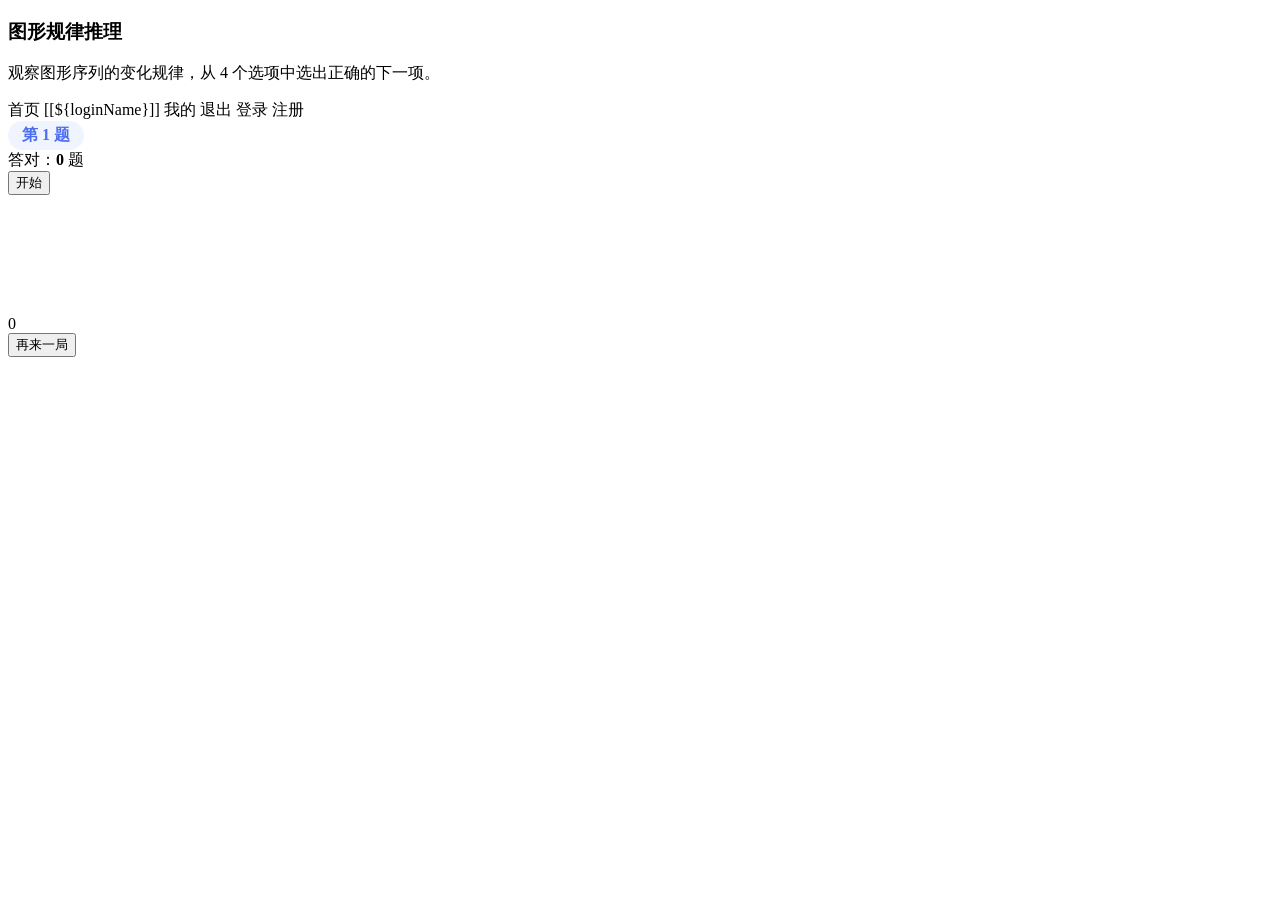
<file: peng-brain/src/main/resources/templates/brain/pattern.html>
<!DOCTYPE html>
<html lang="zh" xmlns:th="http://www.thymeleaf.org">
<head>
	<th:block th:include="include :: header('图形规律推理')" />
	<link th:href="@{/brain/css/brain-game.css}" rel="stylesheet"/>
	<style>
		.seq-box { display: flex; align-items: center; justify-content: center; gap: 14px; flex-wrap: wrap; min-height: 90px; margin: 10px 0 20px; }
		.seq-item { width: 72px; height: 72px; display: flex; align-items: center; justify-content: center; background: #f0f4ff; border: 2px solid #d5deff; border-radius: 12px; font-size: 34px; }
		.seq-item.missing { background: #fff8e8; border-color: #f8c84b; border-style: dashed; }
		.seq-item.missing i { color: #f8c84b; font-size: 22px; }
		.opt-box { display: flex; align-items: center; justify-content: center; gap: 16px; flex-wrap: wrap; }
		.opt-item { width: 76px; height: 76px; display: flex; align-items: center; justify-content: center; background: #fff; border: 2px solid #e3e8f5; border-radius: 12px; font-size: 36px; cursor: pointer; transition: all .15s; }
		.opt-item:hover { border-color: #4e6ef2; transform: scale(1.06); }
		.opt-item.wrong { background: #fdeaea; border-color: #ef5a7a; animation: shake .3s; }
		@keyframes shake { 0%,100%{transform:translateX(0)} 25%{transform:translateX(-6px)} 75%{transform:translateX(6px)} }
	</style>
</head>
<body class="gray-bg game-page">
	<div class="wrapper wrapper-content animated fadeInRight">
		<div class="container-fluid">
			<div class="game-header">
				<div>
					<h3><i class="fa fa-shapes"></i> 图形规律推理</h3>
					<p>观察图形序列的变化规律，从 4 个选项中选出正确的下一项。</p>
				</div>
				<div class="banner-nav">
					<a th:href="@{/index}"><i class="fa fa-home"></i> 首页</a>
					<th:block th:if="${isLogin}">
						<a class="user-name" th:href="@{/system/user/profile}"><i class="fa fa-user-o"></i> [[${loginName}]]</a>
						<a th:href="@{/system/user/profile}"><i class="fa fa-user-circle-o"></i> 我的</a>
						<a th:href="@{/logout}"><i class="fa fa-sign-out"></i> 退出</a>
					</th:block>
					<th:block th:unless="${isLogin}">
						<a th:href="@{/login}"><i class="fa fa-sign-in"></i> 登录</a>
						<a th:href="@{/register}"><i class="fa fa-user-plus"></i> 注册</a>
					</th:block>
				</div>
			</div>

			<div class="game-panel">
				<div class="game-toolbar">
					<div class="stat"><span class="level-tag" id="level-tag" style="display:inline-block;background:#f0f4ff;color:#4e6ef2;padding:4px 14px;border-radius:20px;font-weight:600;">第 1 题</span></div>
					<div class="stat">答对：<b id="correct-count">0</b> 题</div>
					<button class="btn btn-game" id="btn-start"><i class="fa fa-play"></i> 开始</button>
				</div>

				<div class="seq-box" id="seq-box"></div>

				<div class="opt-box" id="opt-box"></div>

				<div class="result-box" id="result">
					<div class="text-center">
						<div class="big-score" id="score-val">0</div>
						<div class="msg" id="score-msg"></div>
						<button class="btn btn-game mt10" onclick="restart()"><i class="fa fa-refresh"></i> 再来一局</button>
					</div>
				</div>
			</div>
		</div>
	</div>

	<th:block th:include="include :: footer" />
	<script th:src="@{/brain/js/brain-game.js}"></script>
	<script>
		// 图形池(用 FontAwesome 图标表示图形)
		var POOL = ['fa-circle', 'fa-square', 'fa-triangle', 'fa-diamond', 'fa-star', 'fa-heart', 'fa-bolt', 'fa-leaf'];
		var questionIndex = 0, correctCount = 0, playing = false, startTime = 0, totalTime = 0, roundStart = 0, curAnswer = null;

		/**
		 * 生成一题:序列由 4 个图标 + 1 个空位组成
		 * 规律:某一图形出现次数按固定规律变化,或者按顺序轮换
		 */
		function genQuestion() {
			var kind = Math.floor(Math.random() * 3);
			var seq = [], answer = null;
			if (kind === 0) {
				// 规律1:单图形重复次数递增 (1,2,3,4,?) -> 5
				var icon = POOL[Math.floor(Math.random() * POOL.length)];
				var times = 1 + Math.floor(Math.random() * 3); // 起始重复次数
				for (var i = 0; i < 4; i++) { seq.push(repeat(icon, times + i)); }
				answer = repeat(icon, times + 4);
			} else if (kind === 1) {
				// 规律2:图形轮换 (A,B,C,D,?) -> A
				var icons = BrainGame.shuffle(POOL.slice(0, 4));
				for (var j = 0; j < 4; j++) { seq.push(icons[j]); }
				answer = icons[0];
			} else {
				// 规律3:图形对换 (A,A,B,B,C,C,?) -> D,D
				var iconA = POOL[Math.floor(Math.random() * POOL.length)];
				var iconB = POOL[Math.floor(Math.random() * POOL.length)];
				var iconC = POOL[Math.floor(Math.random() * POOL.length)];
				seq = [iconA, iconA, iconB, iconB, iconC, iconC];
				answer = repeat(iconC, 2);
			}
			return { seq: seq, answer: answer };
		}

		function repeat(icon, n) {
			var arr = [];
			for (var i = 0; i < n; i++) { arr.push(icon); }
			return arr;
		}

		function renderQuestion(q) {
			curAnswer = q.answer;
			var seqHtml = '';
			$.each(q.seq, function (i, icon) {
				var parts = icon.split('|');
				var html = '';
				$.each(parts, function (_, p) { html += '<i class="fa ' + p + '" style="margin:0 2px;"></i>'; });
				seqHtml += '<div class="seq-item">' + html + '</div>';
			});
			seqHtml += '<div class="seq-item missing"><i class="fa fa-question"></i></div>';
			$('#seq-box').html(seqHtml);

			// 4 个选项:正确答案 + 3 个干扰项
			var opts = [q.answer];
			var optPool = [];
			$.each(q.seq, function (_, icon) {
				$.each(icon.split('|'), function (_, p) { optPool.push(p); });
			});
			while (opts.length < 4) {
				var cand = optPool[Math.floor(Math.random() * optPool.length)];
				if (opts.indexOf(cand) === -1) { opts.push(cand); }
			}
			BrainGame.shuffle(opts);
			var optHtml = '';
			$.each(opts, function (_, icon) {
				optHtml += '<div class="opt-item" data-ans="' + icon + '"><i class="fa ' + icon + '"></i></div>';
			});
			$('#opt-box').html(optHtml);
			roundStart = Date.now();
		}

		function startGame() {
			playing = true; questionIndex = 0; correctCount = 0; totalTime = 0; startTime = Date.now();
			$('#result').hide();
			$('#btn-start').prop('disabled', true).text('游戏中...');
			$('#correct-count').text('0');
			nextQuestion();
		}

		function nextQuestion() {
			questionIndex++;
			$('#level-tag').text('第 ' + questionIndex + ' 题');
			renderQuestion(genQuestion());
		}

		function pick(e) {
			if (!playing) { layer.msg('请先点击开始', {icon: 0}); return; }
			var $item = $(e.currentTarget);
			if ($item.hasClass('wrong')) { return; }
			var picked = $item.attr('data-ans');
			totalTime += (Date.now() - roundStart) / 1000;
			if (picked === curAnswer) {
				correctCount++;
				$('#correct-count').text(correctCount);
				// 第 5 题后结束
				if (questionIndex >= 5) { finish(); } else { nextQuestion(); }
			} else {
				$item.addClass('wrong');
				var el = e.currentTarget;
				setTimeout(function () { $(el).removeClass('wrong'); }, 400);
			}
		}

		function finish() {
			playing = false;
			var duration = Math.round(totalTime);
			var score = correctCount * 200;
			$('#score-val').text(score);
			$('#score-msg').text('共 5 题，答对 ' + correctCount + ' 题，用时 ' + duration + ' 秒');
			$('#result').show();
			$('#btn-start').prop('disabled', false).text('重新开始');
			BrainGame.saveScore({
				gameType: 'pattern', testType: '逻辑力', score: score,
				duration: duration, level: 1, extra: JSON.stringify({ correct: correctCount, total: 5 }),
				onSuccess: function () { $('#score-msg').append('（成绩已保存）'); }
			});
		}

		function restart() {
			playing = false;
			$('#btn-start').prop('disabled', false).text('开始');
			startGame();
		}

		$(function () {
			$('#btn-start').on('click', startGame);
			$('#opt-box').on('click', '.opt-item', pick);
		});
	</script>
</body>
</html>
</file>
